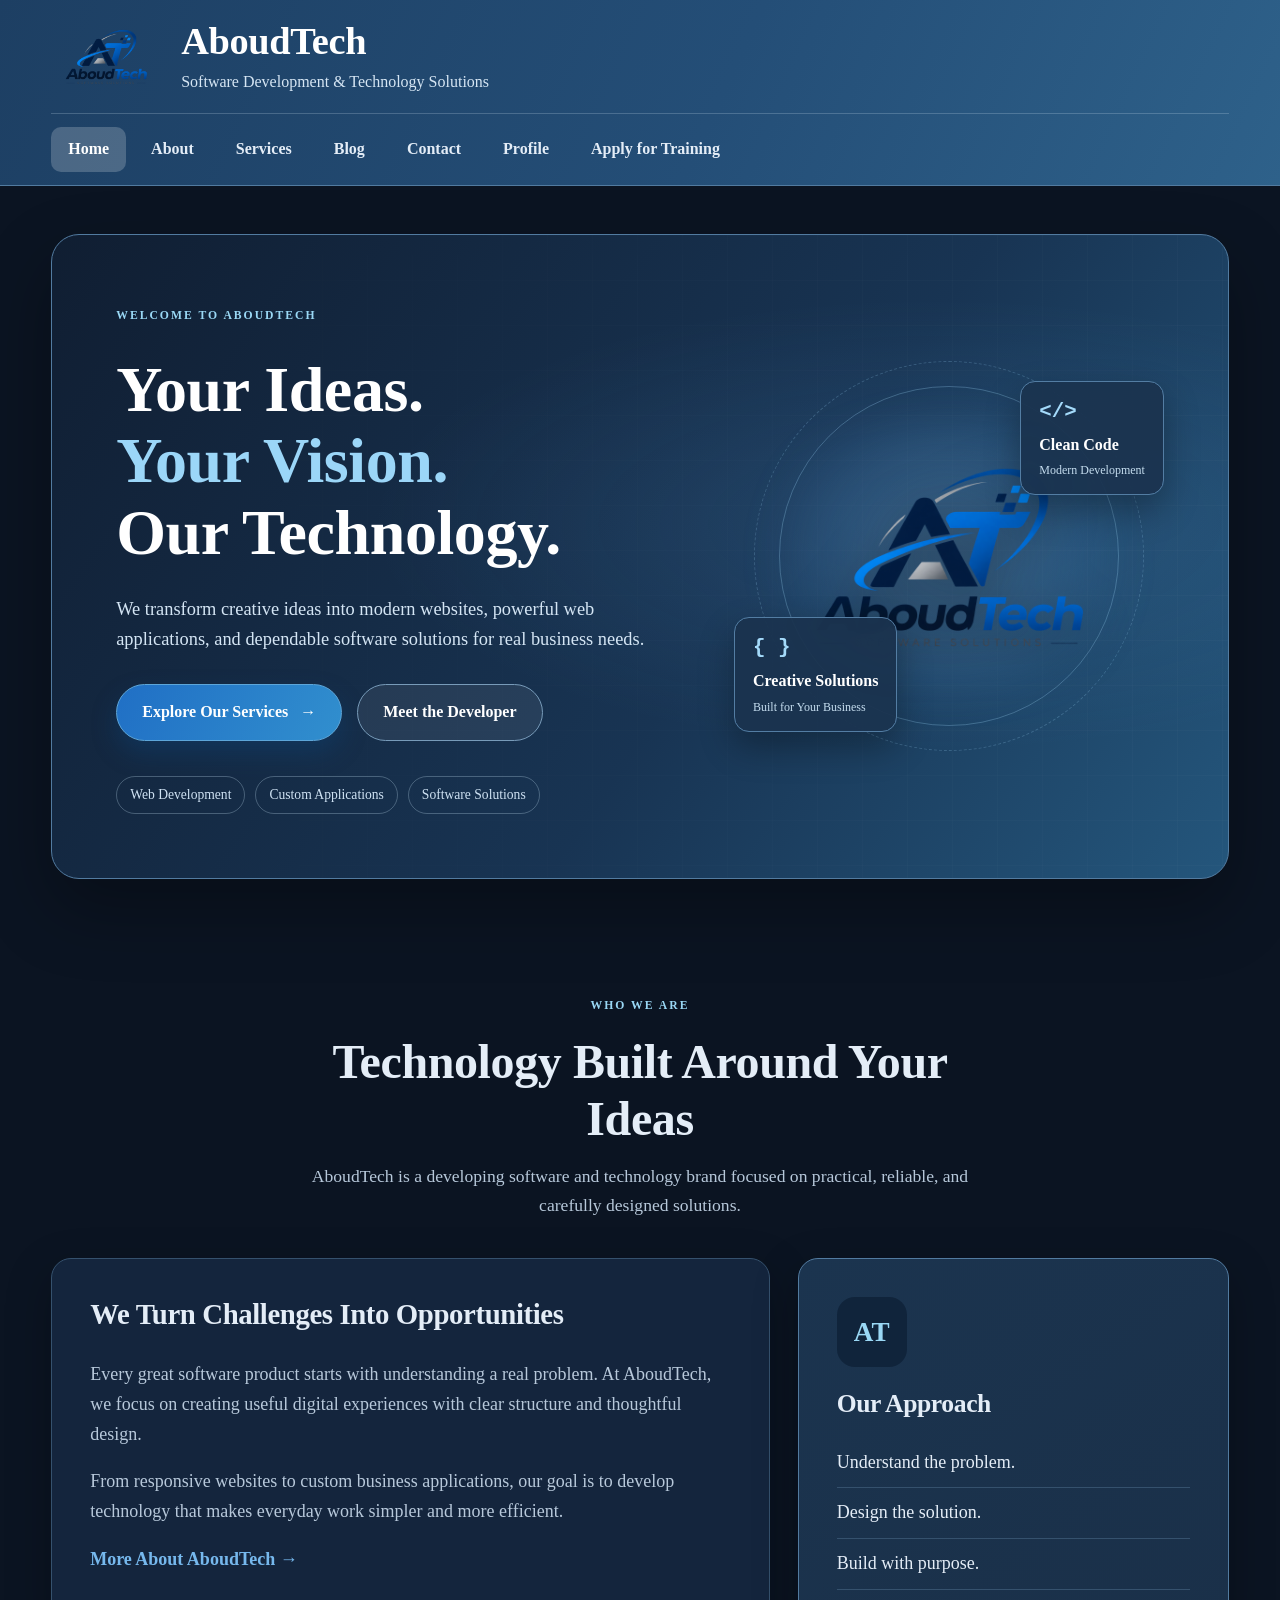
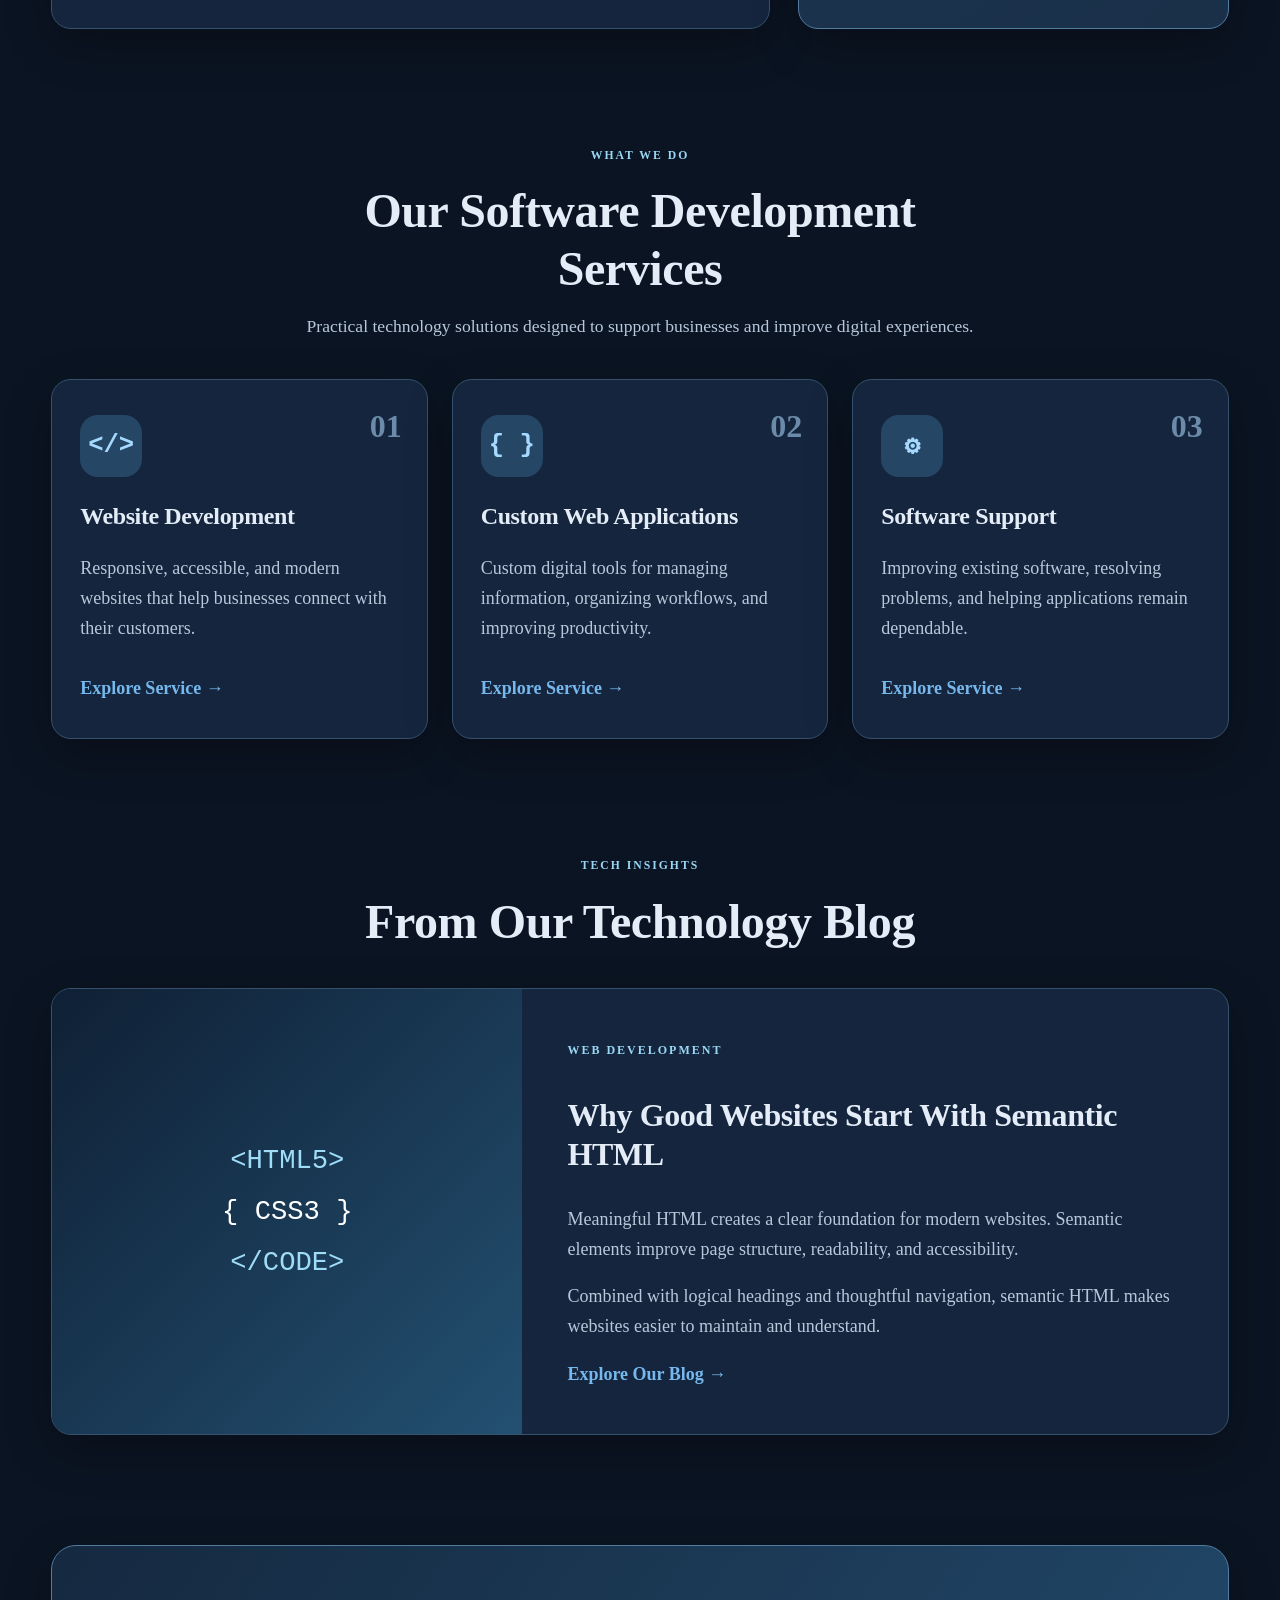
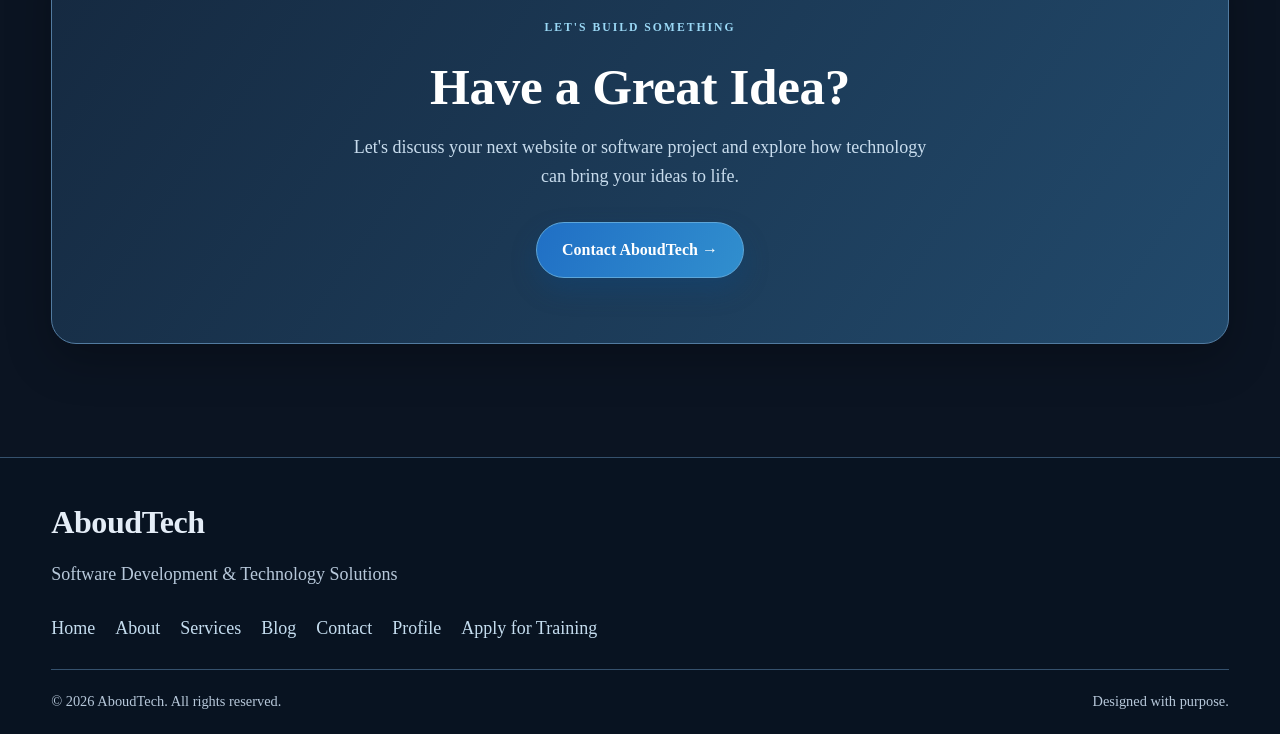
<file: index.html>
<!doctype html>
<html lang="en">
  <head>
    <meta charset="UTF-8" />
    <meta name="viewport" content="width=device-width, initial-scale=1.0" />
    <meta
      name="description"
      content="AboudTech builds modern websites, web applications, and practical software solutions."
    />
    <title>AboudTech | Software Solutions</title>
    <link rel="stylesheet" href="assets/css/style.css" />
  </head>

  <body>
    <!-- Website Header -->
    <header class="site-header">
      <div class="header-container">
        <div class="brand">
          <a href="index.html" class="site-logo" aria-label="AboudTech Home">
            <img
              src="assets/images/aboudtech-logo.png"
              alt="AboudTech logo"
              width="110"
            />
          </a>
          <div class="brand-info">
            <h1>AboudTech</h1>
            <p>Software Development & Technology Solutions</p>
          </div>
        </div>

        <nav aria-label="Main navigation">
          <ul>
            <li><a href="index.html" aria-current="page">Home</a></li>
            <li><a href="about.html">About</a></li>
            <li><a href="services.html">Services</a></li>
            <li><a href="blog.html">Blog</a></li>
            <li><a href="contact.html">Contact</a></li>
            <li><a href="profile.html">Profile</a></li>
            <li><a href="application.html">Apply for Training</a></li>
          </ul>
        </nav>
      </div>
    </header>

    <main class="home-main">
      <!-- Premium Hero -->
      <section class="hero" aria-labelledby="hero-title">
        <div class="hero-content">
          <span class="eyebrow">WELCOME TO ABOUDTECH</span>

          <h2 id="hero-title">
            Your Ideas.
            <span>Your Vision.</span>
            Our Technology.
          </h2>

          <p>
            We transform creative ideas into modern websites, powerful web
            applications, and dependable software solutions for real business
            needs.
          </p>

          <div class="hero-actions">
            <a href="services.html" class="btn btn-primary">
              Explore Our Services
              <span aria-hidden="true">&rarr;</span>
            </a>
            <a href="profile.html" class="btn btn-outline">
              Meet the Developer
            </a>
          </div>

          <div class="hero-tags" aria-label="Our focus areas">
            <span>Web Development</span>
            <span>Custom Applications</span>
            <span>Software Solutions</span>
          </div>
        </div>

        <div class="hero-visual" aria-hidden="true">
          <div class="orbit orbit-one"></div>
          <div class="orbit orbit-two"></div>

          <div class="hero-logo-card">
            <img src="assets/images/aboudtech-logo.png" alt="" />
          </div>

          <div class="floating-card floating-one">
            <span class="floating-symbol">&lt;/&gt;</span>
            <strong>Clean Code</strong>
            <small>Modern Development</small>
          </div>

          <div class="floating-card floating-two">
            <span class="floating-symbol">{ }</span>
            <strong>Creative Solutions</strong>
            <small>Built for Your Business</small>
          </div>
        </div>
      </section>

      <!-- About Section -->
      <section class="about-section" aria-labelledby="about-title">
        <div class="section-heading">
          <span class="section-label">WHO WE ARE</span>
          <h2 id="about-title">Technology Built Around Your Ideas</h2>
          <p>
            AboudTech is a developing software and technology brand focused on
            practical, reliable, and carefully designed solutions.
          </p>
        </div>

        <div class="about-content">
          <div class="about-description">
            <h3>We Turn Challenges Into Opportunities</h3>
            <p>
              Every great software product starts with understanding a real
              problem. At AboudTech, we focus on creating useful digital
              experiences with clear structure and thoughtful design.
            </p>
            <p>
              From responsive websites to custom business applications, our goal
              is to develop technology that makes everyday work simpler and more
              efficient.
            </p>
            <a href="about.html" class="text-link">
              More About AboudTech &rarr;
            </a>
          </div>

          <div class="about-highlight">
            <div class="highlight-icon" aria-hidden="true">AT</div>
            <h3>Our Approach</h3>
            <p>Understand the problem.</p>
            <p>Design the solution.</p>
            <p>Build with purpose.</p>
          </div>
        </div>
      </section>

      <!-- Services -->
      <section
        id="services"
        class="services-section"
        aria-labelledby="services-title"
      >
        <div class="section-heading">
          <span class="section-label">WHAT WE DO</span>
          <h2 id="services-title">Our Software Development Services</h2>
          <p>
            Practical technology solutions designed to support businesses and
            improve digital experiences.
          </p>
        </div>

        <ul class="service-grid">
          <li class="service-card">
            <span class="service-number">01</span>
            <span class="service-icon" aria-hidden="true">&lt;/&gt;</span>
            <h3>Website Development</h3>
            <p>
              Responsive, accessible, and modern websites that help businesses
              connect with their customers.
            </p>
            <a href="services.html">Explore Service &rarr;</a>
          </li>

          <li class="service-card">
            <span class="service-number">02</span>
            <span class="service-icon" aria-hidden="true">{ }</span>
            <h3>Custom Web Applications</h3>
            <p>
              Custom digital tools for managing information, organizing
              workflows, and improving productivity.
            </p>
            <a href="services.html">Explore Service &rarr;</a>
          </li>

          <li class="service-card">
            <span class="service-number">03</span>
            <span class="service-icon" aria-hidden="true">&#9881;</span>
            <h3>Software Support</h3>
            <p>
              Improving existing software, resolving problems, and helping
              applications remain dependable.
            </p>
            <a href="services.html">Explore Service &rarr;</a>
          </li>
        </ul>
      </section>

      <!-- Technology Blog -->
      <section class="blog-section" aria-labelledby="blog-title">
        <div class="section-heading">
          <span class="section-label">TECH INSIGHTS</span>
          <h2 id="blog-title">From Our Technology Blog</h2>
        </div>

        <article class="featured-article">
          <div class="article-illustration" aria-hidden="true">
            <span>&lt;HTML5&gt;</span>
            <span>{ CSS3 }</span>
            <span>&lt;/CODE&gt;</span>
          </div>

          <div class="article-content">
            <span class="article-category">WEB DEVELOPMENT</span>
            <h3>Why Good Websites Start With Semantic HTML</h3>
            <p>
              Meaningful HTML creates a clear foundation for modern websites.
              Semantic elements improve page structure, readability, and
              accessibility.
            </p>
            <p>
              Combined with logical headings and thoughtful navigation, semantic
              HTML makes websites easier to maintain and understand.
            </p>
            <a href="blog.html" class="text-link"> Explore Our Blog &rarr; </a>
          </div>
        </article>
      </section>

      <!-- Contact CTA -->
      <section class="contact-cta" aria-labelledby="contact-title">
        <span class="section-label">LET'S BUILD SOMETHING</span>
        <h2 id="contact-title">Have a Great Idea?</h2>
        <p>
          Let's discuss your next website or software project and explore how
          technology can bring your ideas to life.
        </p>
        <a href="contact.html" class="btn btn-primary">
          Contact AboudTech &rarr;
        </a>
      </section>
    </main>

    <footer class="site-footer">
      <div class="footer-inner">
        <div class="footer-brand">
          <h2>AboudTech</h2>
          <p>Software Development & Technology Solutions</p>
        </div>

        <nav aria-label="Footer navigation">
          <a href="index.html">Home</a>
          <a href="about.html">About</a>
          <a href="services.html">Services</a>
          <a href="blog.html">Blog</a>
          <a href="contact.html">Contact</a>
          <a href="profile.html">Profile</a>
          <a href="application.html">Apply for Training</a>
        </nav>

        <div class="footer-bottom">
          <p>&copy; 2026 AboudTech. All rights reserved.</p>
          <p>Designed with purpose.</p>
        </div>
      </div>
    </footer>
  </body>
</html>
</file>
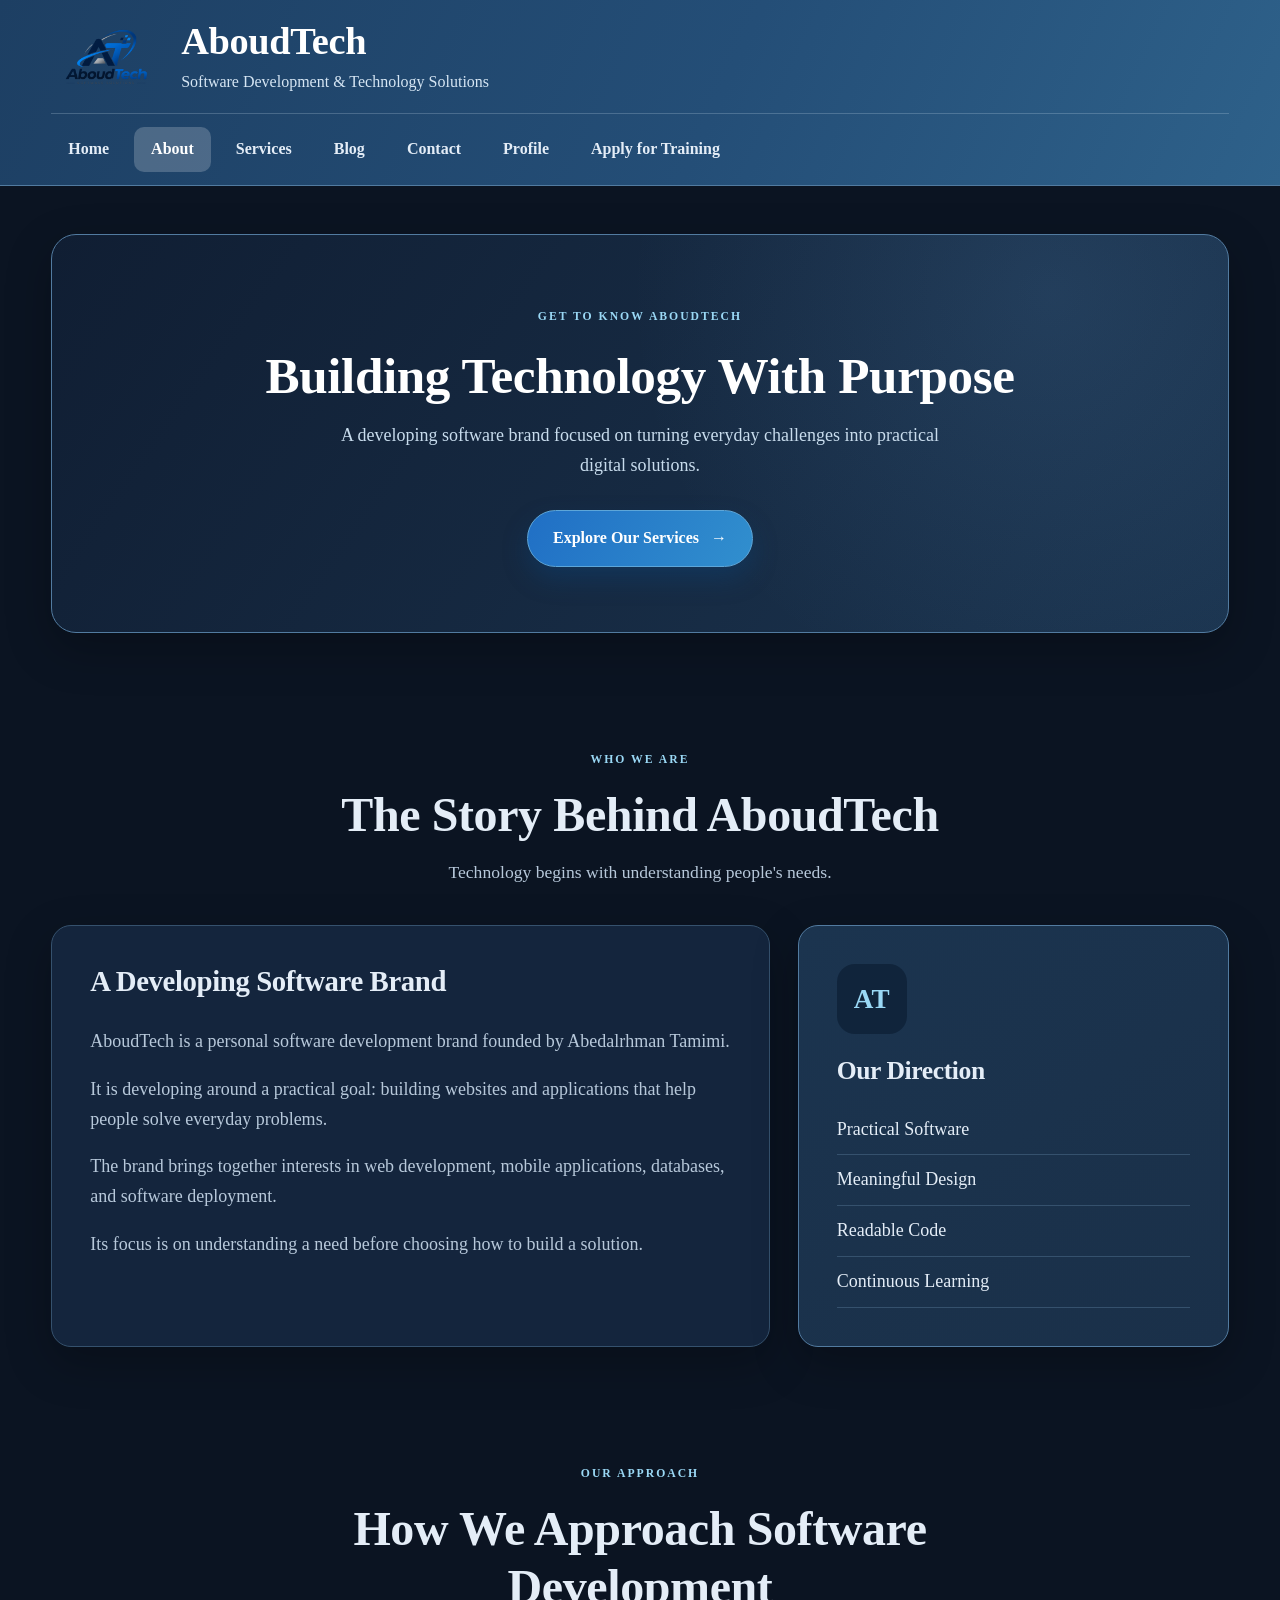
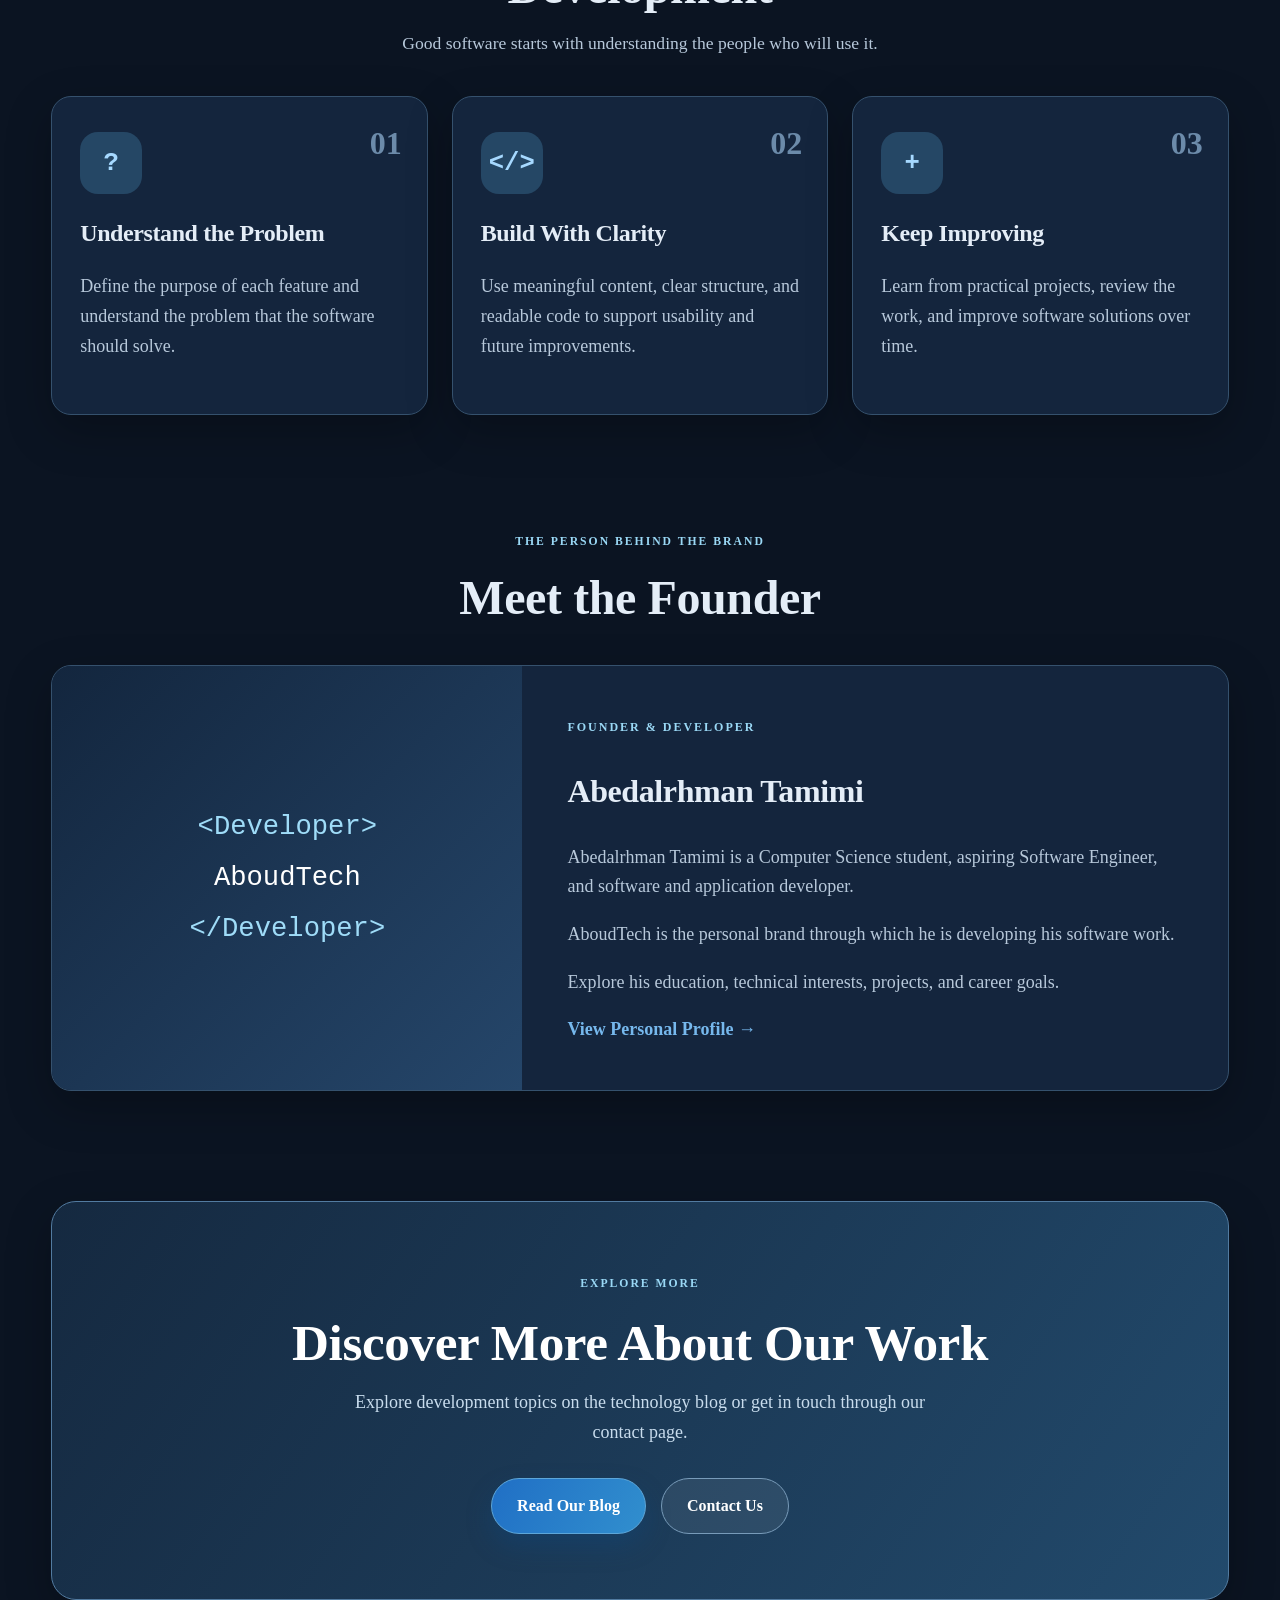
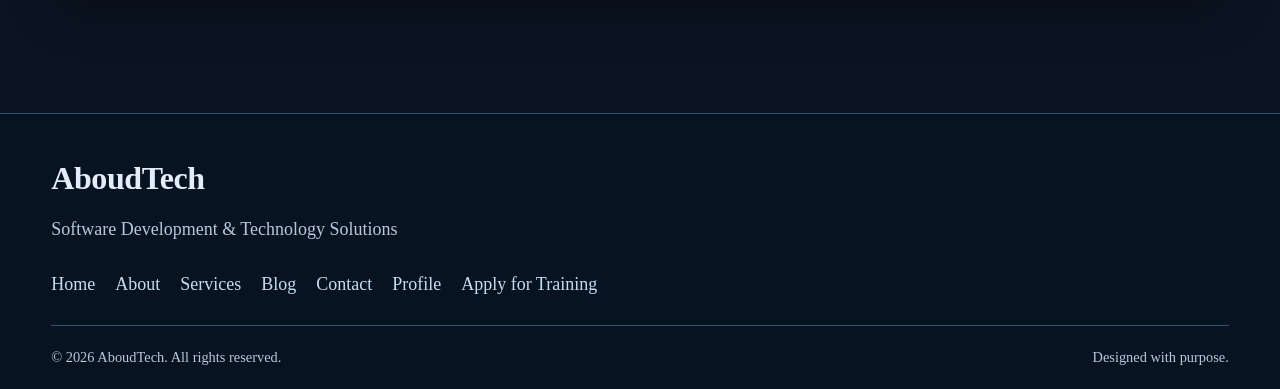
<file: about.html>
<!doctype html>
<html lang="en">
  <head>
    <meta charset="UTF-8" />
    <meta name="viewport" content="width=device-width, initial-scale=1.0" />
    <meta
      name="description"
      content="Learn about AboudTech, its software development approach, and founder Abedalrhman Tamimi."
    />
    <title>About AboudTech | AboudTech</title>
    <link rel="stylesheet" href="assets/css/style.css" />
  </head>

  <body>
    <!-- Header -->
    <header class="site-header">
      <div class="header-container">
        <div class="brand">
          <a href="index.html" class="site-logo" aria-label="AboudTech Home">
            <img
              src="assets/images/aboudtech-logo.png"
              alt="AboudTech logo"
              width="110"
            />
          </a>

          <div class="brand-info">
            <h1>AboudTech</h1>
            <p>Software Development &amp; Technology Solutions</p>
          </div>
        </div>

        <nav aria-label="Main navigation">
          <ul>
            <li><a href="index.html">Home</a></li>
            <li>
              <a href="about.html" aria-current="page">About</a>
            </li>
            <li><a href="services.html">Services</a></li>
            <li><a href="blog.html">Blog</a></li>
            <li><a href="contact.html">Contact</a></li>
            <li><a href="profile.html">Profile</a></li>
            <li><a href="application.html">Apply for Training</a></li>
          </ul>
        </nav>
      </div>
    </header>

    <main class="home-main about-page">
      <!-- About Hero -->
      <section
        class="contact-cta about-page-hero"
        aria-labelledby="about-page-title"
      >
        <span class="section-label">GET TO KNOW ABOUDTECH</span>

        <h2 id="about-page-title">Building Technology With Purpose</h2>

        <p>
          A developing software brand focused on turning everyday challenges
          into practical digital solutions.
        </p>

        <a href="services.html" class="btn btn-primary">
          Explore Our Services
          <span aria-hidden="true">&rarr;</span>
        </a>
      </section>

      <!-- Who We Are -->
      <section class="about-section" aria-labelledby="who-title">
        <div class="section-heading">
          <span class="section-label">WHO WE ARE</span>
          <h2 id="who-title">The Story Behind AboudTech</h2>
          <p>Technology begins with understanding people's needs.</p>
        </div>

        <div class="about-content">
          <div class="about-description">
            <h3>A Developing Software Brand</h3>

            <p>
              AboudTech is a personal software development brand founded by
              Abedalrhman Tamimi.
            </p>

            <p>
              It is developing around a practical goal: building websites and
              applications that help people solve everyday problems.
            </p>

            <p>
              The brand brings together interests in web development, mobile
              applications, databases, and software deployment.
            </p>

            <p>
              Its focus is on understanding a need before choosing how to build
              a solution.
            </p>
          </div>

          <aside class="about-highlight" aria-label="Our direction">
            <div class="highlight-icon" aria-hidden="true">AT</div>

            <h3>Our Direction</h3>

            <p>Practical Software</p>
            <p>Meaningful Design</p>
            <p>Readable Code</p>
            <p>Continuous Learning</p>
          </aside>
        </div>
      </section>

      <!-- Our Principles -->
      <section class="services-section" aria-labelledby="approach-title">
        <div class="section-heading">
          <span class="section-label">OUR APPROACH</span>
          <h2 id="approach-title">How We Approach Software Development</h2>

          <p>
            Good software starts with understanding the people who will use it.
          </p>
        </div>

        <ul class="service-grid">
          <li class="service-card">
            <span class="service-number">01</span>

            <span class="service-icon" aria-hidden="true"> ? </span>

            <h3>Understand the Problem</h3>

            <p>
              Define the purpose of each feature and understand the problem that
              the software should solve.
            </p>
          </li>

          <li class="service-card">
            <span class="service-number">02</span>

            <span class="service-icon" aria-hidden="true"> &lt;/&gt; </span>

            <h3>Build With Clarity</h3>

            <p>
              Use meaningful content, clear structure, and readable code to
              support usability and future improvements.
            </p>
          </li>

          <li class="service-card">
            <span class="service-number">03</span>

            <span class="service-icon" aria-hidden="true"> + </span>

            <h3>Keep Improving</h3>

            <p>
              Learn from practical projects, review the work, and improve
              software solutions over time.
            </p>
          </li>
        </ul>
      </section>

      <!-- Founder -->
      <section class="blog-section" aria-labelledby="founder-title">
        <div class="section-heading">
          <span class="section-label">THE PERSON BEHIND THE BRAND</span>
          <h2 id="founder-title">Meet the Founder</h2>
        </div>

        <article class="featured-article">
          <div class="article-illustration" aria-hidden="true">
            <span>&lt;Developer&gt;</span>
            <span>AboudTech</span>
            <span>&lt;/Developer&gt;</span>
          </div>

          <div class="article-content">
            <span class="article-category"> FOUNDER &amp; DEVELOPER </span>

            <h3>Abedalrhman Tamimi</h3>

            <p>
              Abedalrhman Tamimi is a Computer Science student, aspiring
              Software Engineer, and software and application developer.
            </p>

            <p>
              AboudTech is the personal brand through which he is developing his
              software work.
            </p>

            <p>
              Explore his education, technical interests, projects, and career
              goals.
            </p>

            <a href="profile.html" class="text-link">
              View Personal Profile &rarr;
            </a>
          </div>
        </article>
      </section>

      <!-- Explore More -->
      <section class="contact-cta" aria-labelledby="explore-title">
        <span class="section-label">EXPLORE MORE</span>

        <h2 id="explore-title">Discover More About Our Work</h2>

        <p>
          Explore development topics on the technology blog or get in touch
          through our contact page.
        </p>

        <div class="hero-actions about-page-actions">
          <a href="blog.html" class="btn btn-primary"> Read Our Blog </a>

          <a href="contact.html" class="btn btn-outline"> Contact Us </a>
        </div>
      </section>
    </main>

    <!-- Footer -->
    <footer class="site-footer">
      <div class="footer-inner">
        <div class="footer-brand">
          <h2>AboudTech</h2>
          <p>Software Development &amp; Technology Solutions</p>
        </div>

        <nav aria-label="Footer navigation">
          <a href="index.html">Home</a>
          <a href="about.html">About</a>
          <a href="services.html">Services</a>
          <a href="blog.html">Blog</a>
          <a href="contact.html">Contact</a>
          <a href="profile.html">Profile</a>
          <a href="application.html">Apply for Training</a>
        </nav>

        <div class="footer-bottom">
          <p>&copy; 2026 AboudTech. All rights reserved.</p>
          <p>Designed with purpose.</p>
        </div>
      </div>
    </footer>
  </body>
</html>
</file>
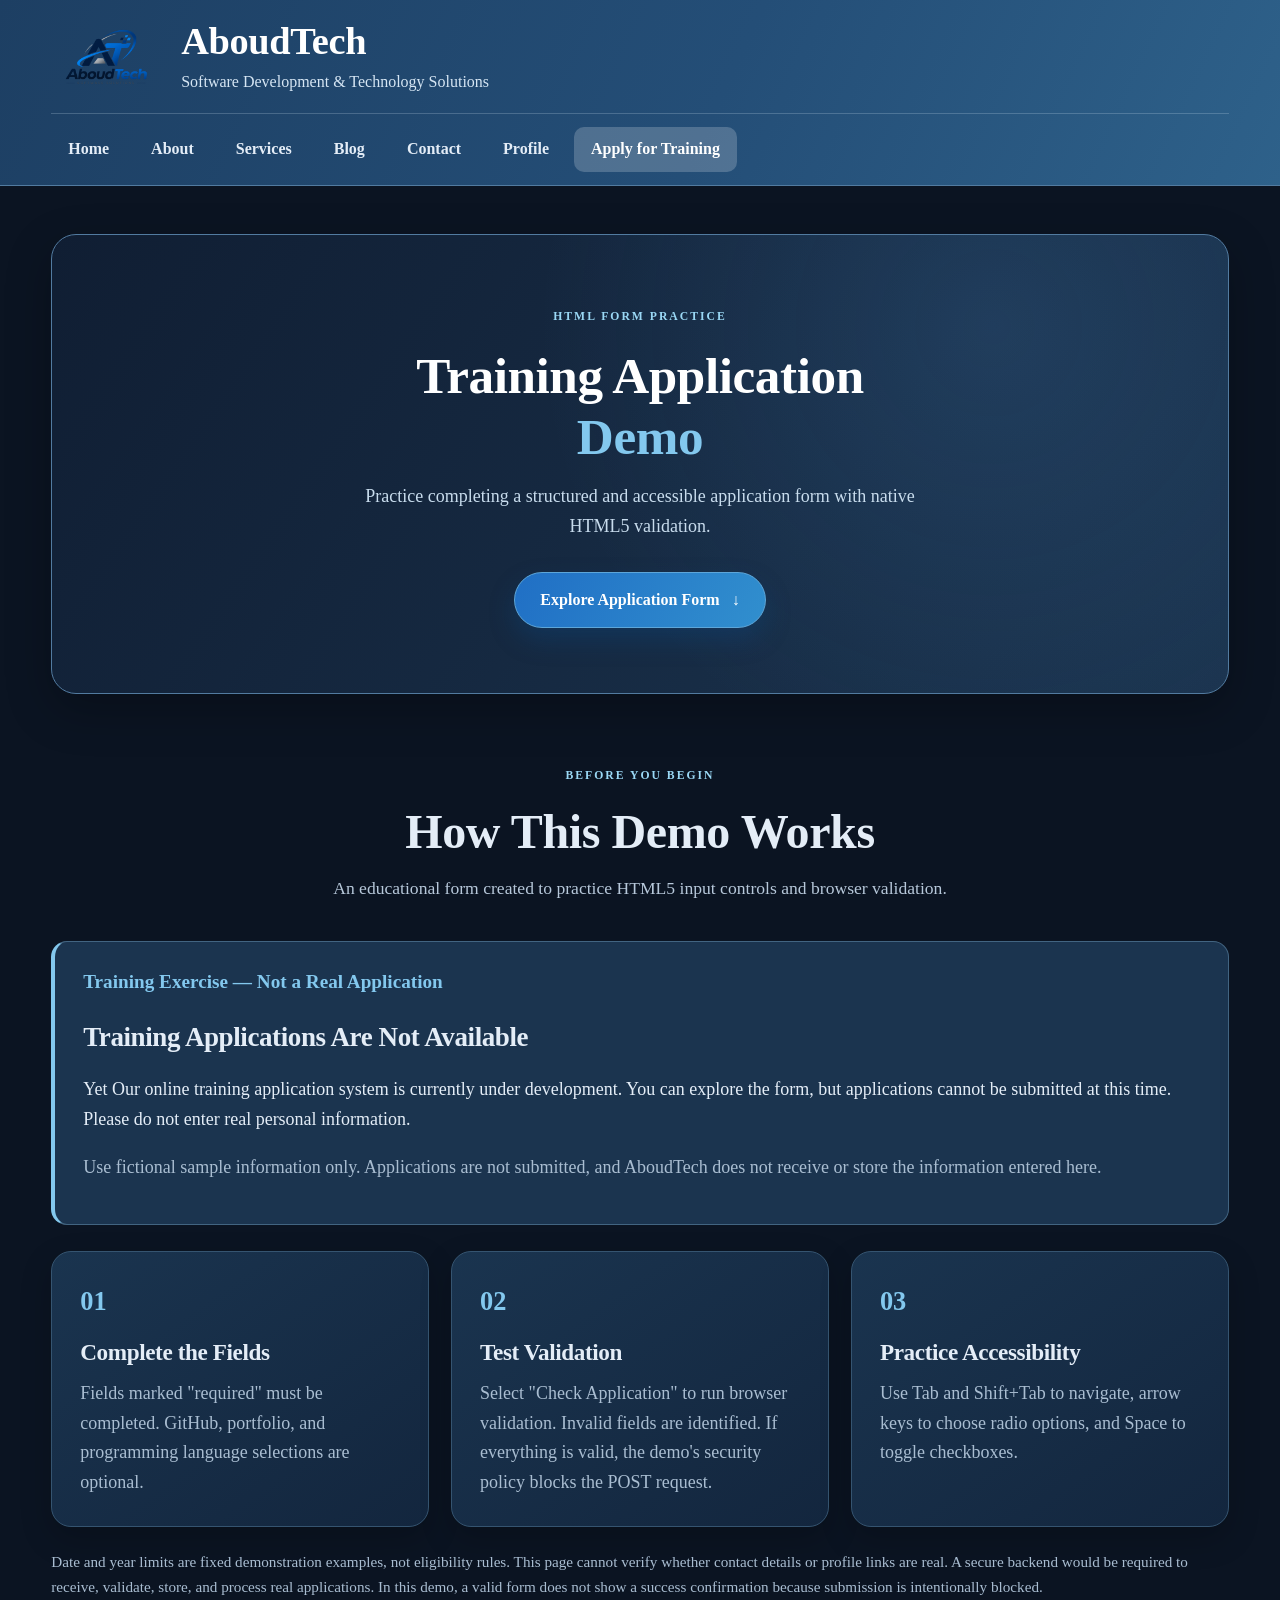
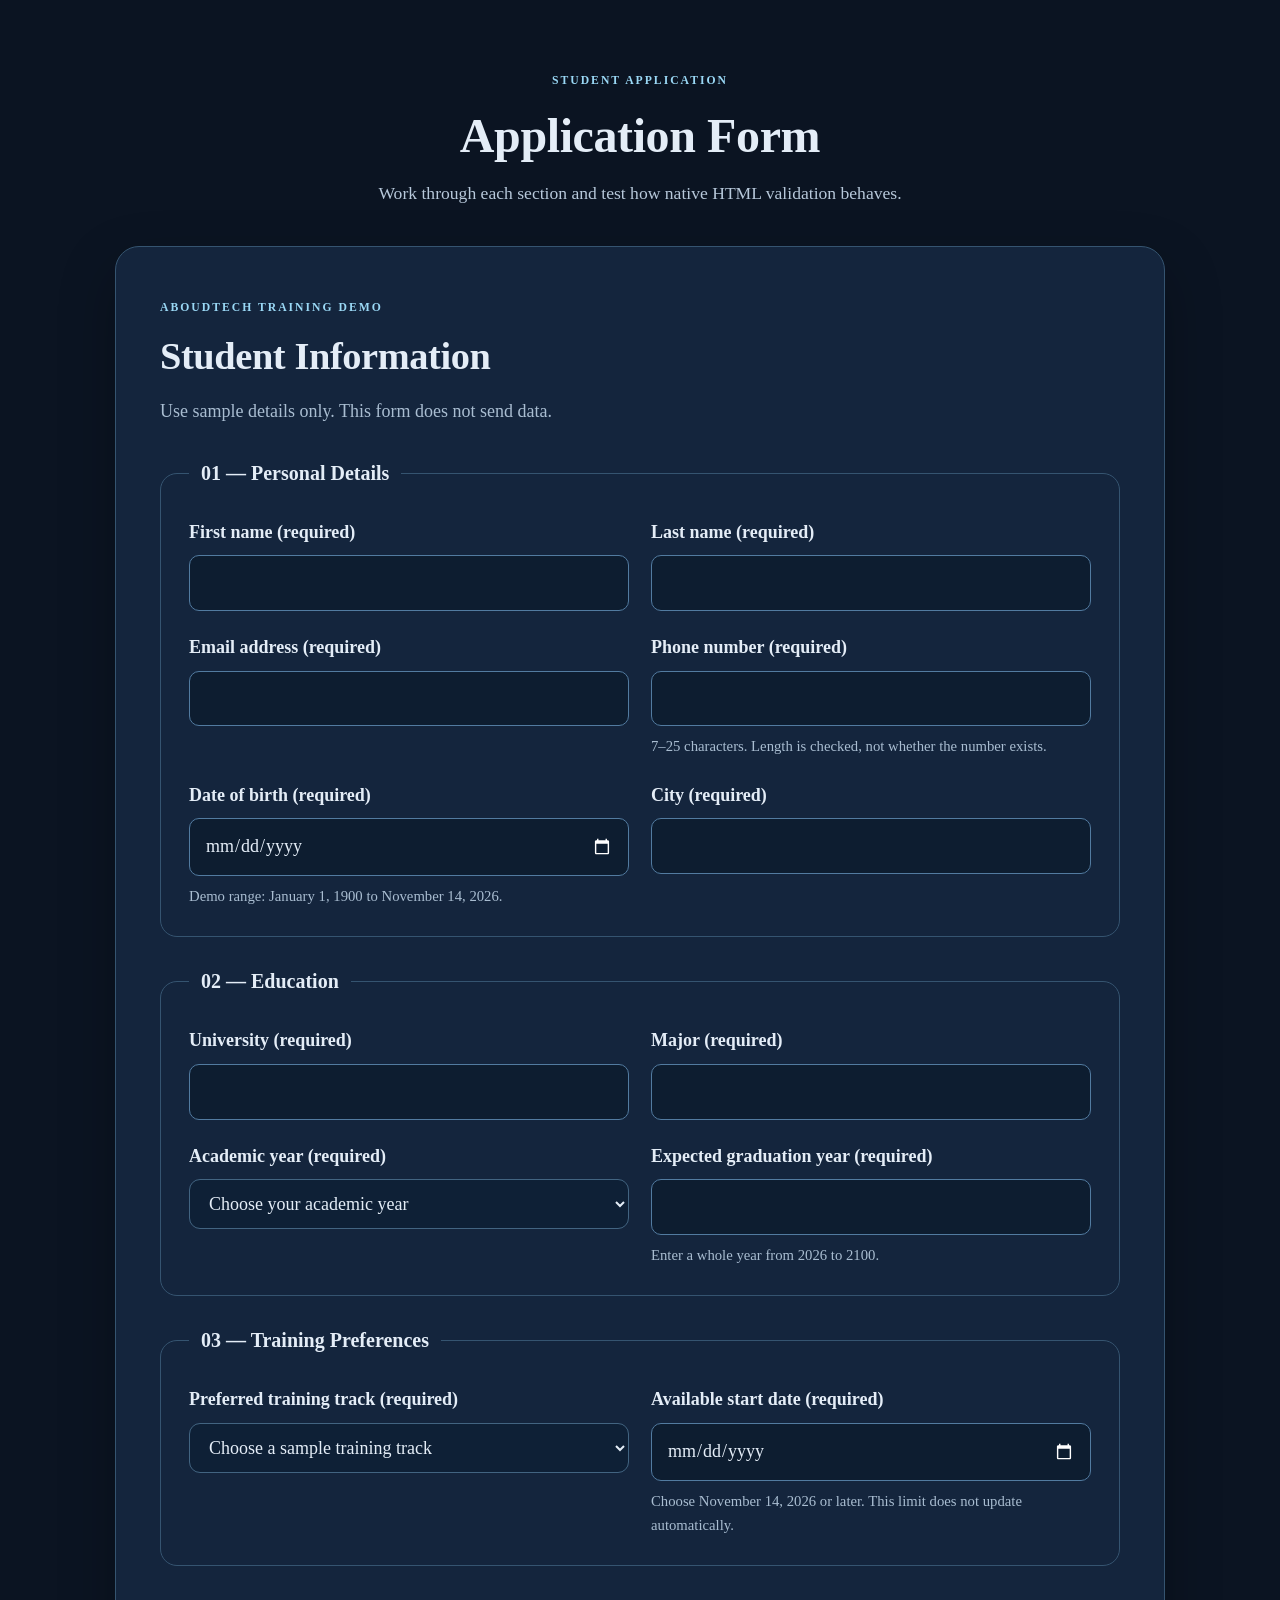
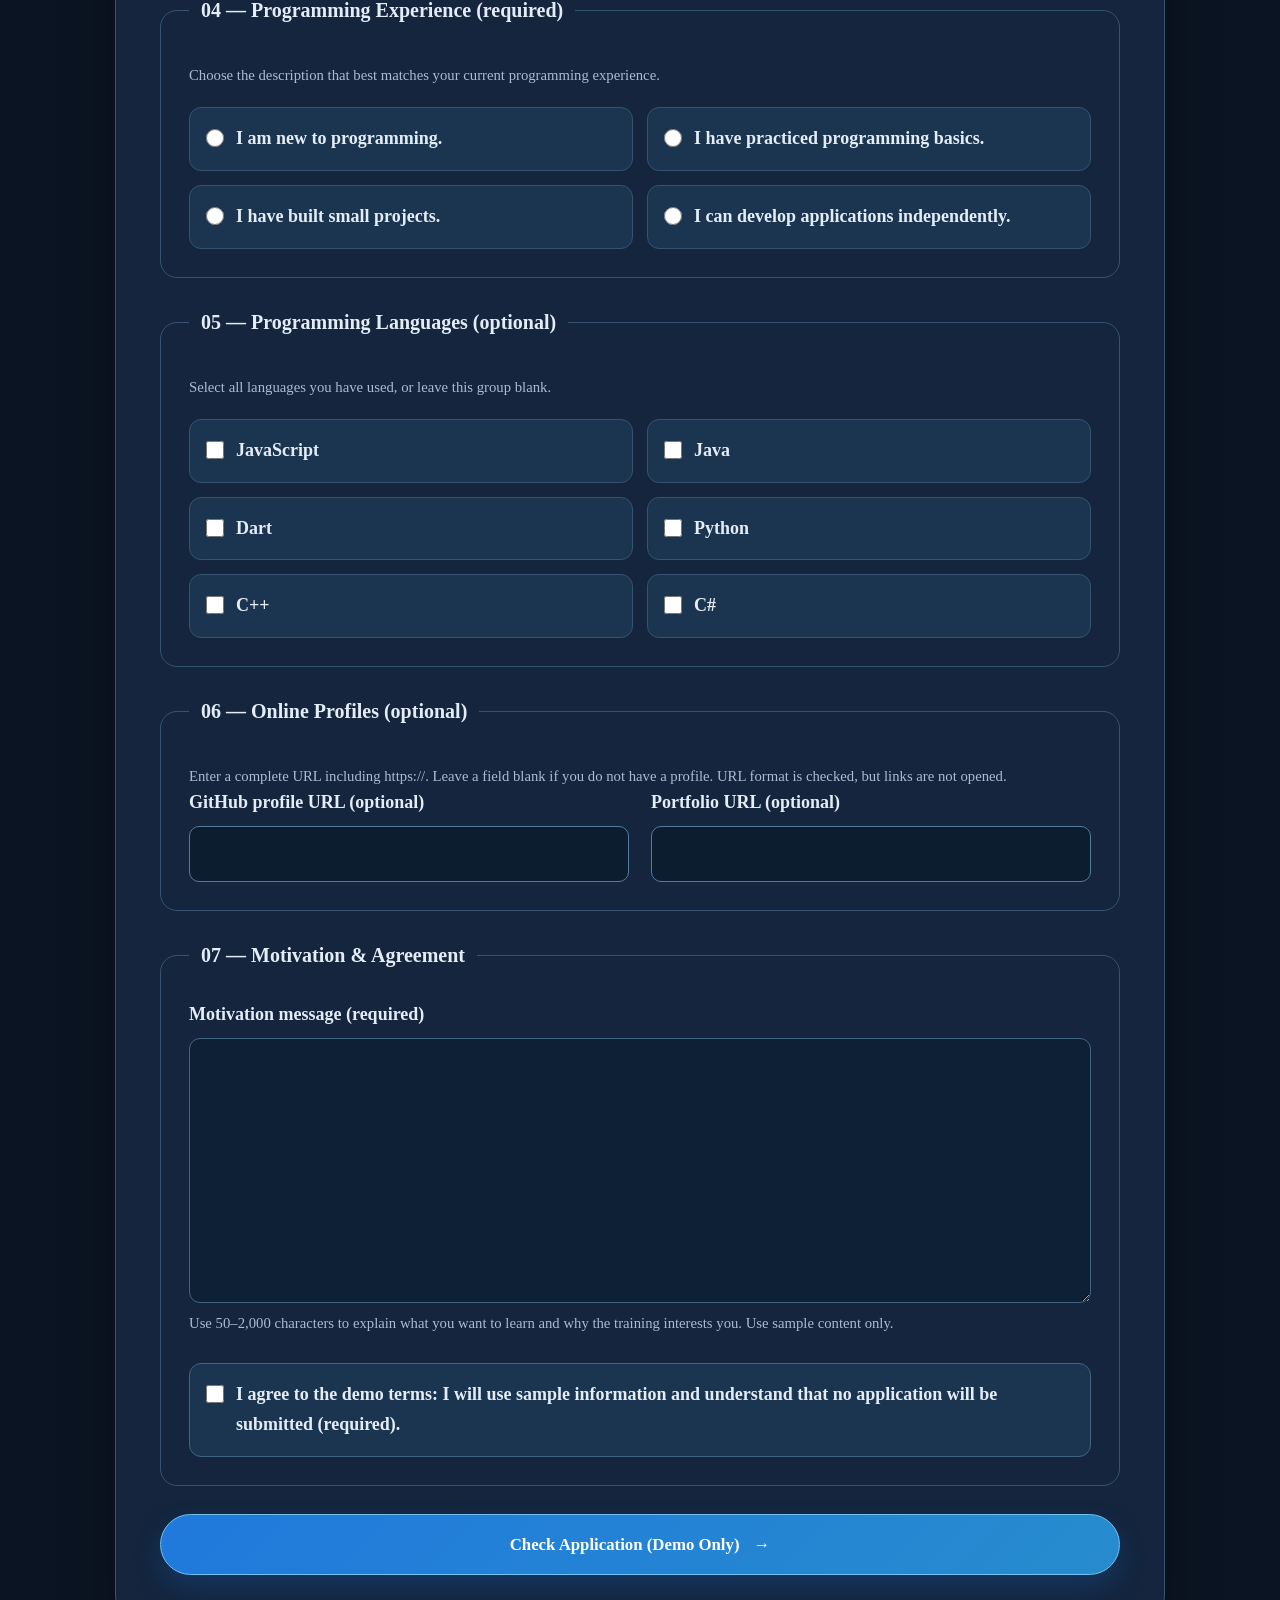
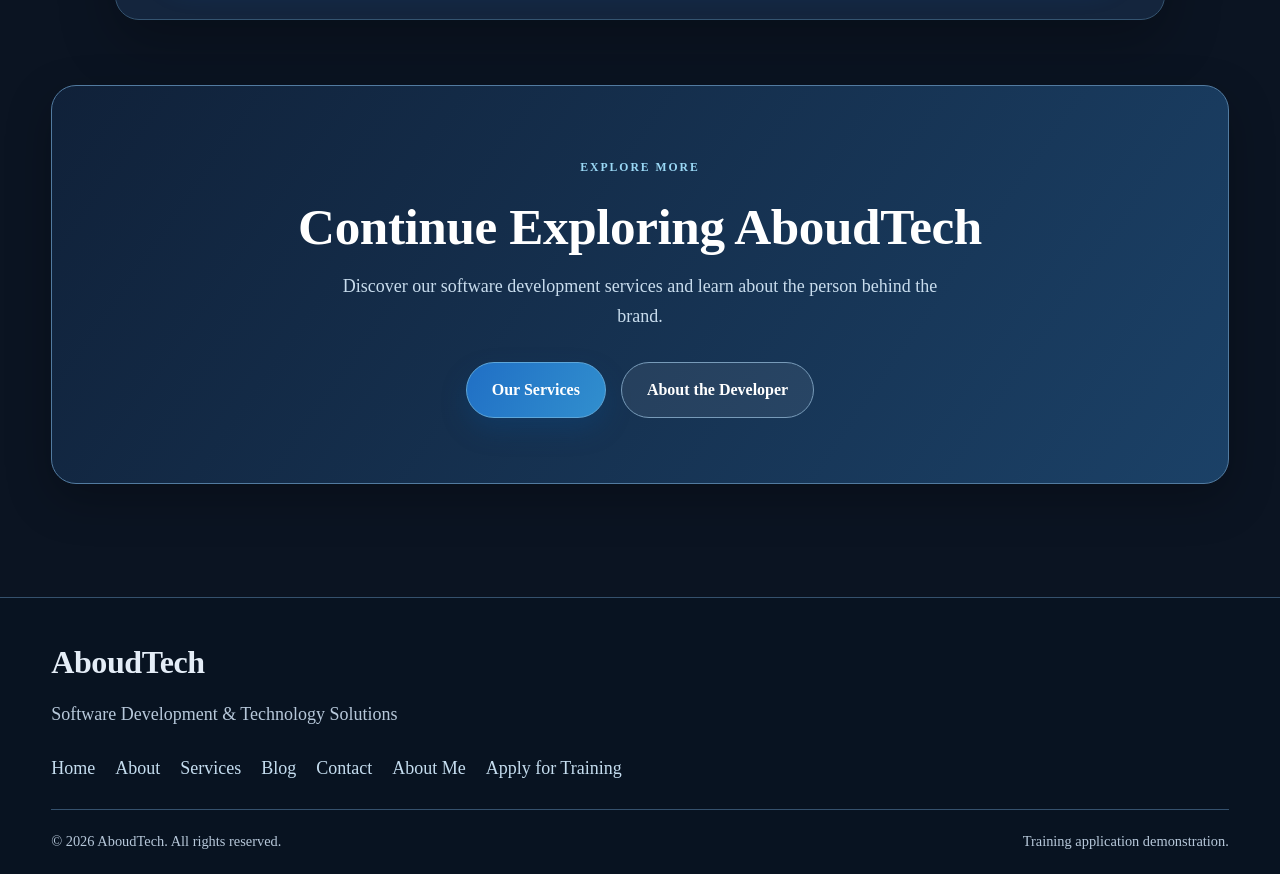
<file: application.html>
<!doctype html>
<html lang="en">
  <head>
    <meta charset="UTF-8" />
    <meta name="viewport" content="width=device-width, initial-scale=1.0" />
    <!-- Demo safety: blocks actual form submission -->
    <meta http-equiv="Content-Security-Policy" content="form-action 'none'" />
    <meta
      name="description"
      content="Practice completing an accessible internship application form for AboudTech. This demo does not submit applications."
    />
    <title>Training Application Demo | AboudTech</title>
    <link rel="stylesheet" href="assets/css/style.css" />
  </head>

  <body>
    <!-- Shared Header -->
    <header class="site-header">
      <div class="header-container">
        <div class="brand">
          <a href="index.html" class="site-logo" aria-label="AboudTech Home">
            <img
              src="assets/images/aboudtech-logo.png"
              alt="AboudTech logo"
              width="110"
            />
          </a>
          <div class="brand-info">
            <h1>AboudTech</h1>
            <p>Software Development &amp; Technology Solutions</p>
          </div>
        </div>

        <nav aria-label="Main navigation">
          <ul>
            <li><a href="index.html">Home</a></li>
            <li><a href="about.html">About</a></li>
            <li><a href="services.html">Services</a></li>
            <li><a href="blog.html">Blog</a></li>
            <li><a href="contact.html">Contact</a></li>
            <li><a href="profile.html">Profile</a></li>

            <li>
              <a href="application.html" aria-current="page">
                Apply for Training
              </a>
            </li>
          </ul>
        </nav>
      </div>
    </header>

    <main class="home-main application-page">
      <!-- Application Hero -->
      <section
        class="contact-cta application-hero"
        aria-labelledby="application-title"
      >
        <span class="section-label">HTML FORM PRACTICE</span>
        <h2 id="application-title">
          Training Application
          <span>Demo</span>
        </h2>
        <p>
          Practice completing a structured and accessible application form with
          native HTML5 validation.
        </p>
        <a href="#application-form" class="btn btn-primary">
          Explore Application Form
          <span aria-hidden="true">&darr;</span>
        </a>
      </section>

      <!-- Instructions -->
      <section class="application-intro" aria-labelledby="before-title">
        <div class="section-heading">
          <span class="section-label">BEFORE YOU BEGIN</span>
          <h2 id="before-title">How This Demo Works</h2>
          <p>
            An educational form created to practice HTML5 input controls and
            browser validation.
          </p>
        </div>

        <div class="application-notice" id="demo-notice">
          <strong>Training Exercise — Not a Real Application</strong>
          <p>
            <h2>Training Applications Are Not Available</h2> Yet Our online training
            application system is currently under development. You can explore
            the form, but applications cannot be submitted at this time. Please
            do not enter real personal information.
          </p>
          <p>
            Use fictional sample information only. Applications are not
            submitted, and AboudTech does not receive or store the information
            entered here.
          </p>
        </div>

        <div class="application-info-grid">
          <article class="application-info-card">
            <span class="application-info-number">01</span>
            <h3>Complete the Fields</h3>
            <p>
              Fields marked "required" must be completed. GitHub, portfolio, and
              programming language selections are optional.
            </p>
          </article>

          <article class="application-info-card">
            <span class="application-info-number">02</span>
            <h3>Test Validation</h3>
            <p id="validation-notice">
              Select "Check Application" to run browser validation. Invalid
              fields are identified. If everything is valid, the demo's security
              policy blocks the POST request.
            </p>
          </article>

          <article class="application-info-card">
            <span class="application-info-number">03</span>
            <h3>Practice Accessibility</h3>
            <p>
              Use Tab and Shift+Tab to navigate, arrow keys to choose radio
              options, and Space to toggle checkboxes.
            </p>
          </article>
        </div>

        <p class="application-small-note">
          Date and year limits are fixed demonstration examples, not eligibility
          rules. This page cannot verify whether contact details or profile
          links are real. A secure backend would be required to receive,
          validate, store, and process real applications. In this demo, a valid
          form does not show a success confirmation because submission is
          intentionally blocked.
        </p>
      </section>

      <!-- Main Application Form -->
      <section class="application-section" aria-labelledby="form-title">
        <div class="section-heading">
          <span class="section-label">STUDENT APPLICATION</span>
          <h2 id="form-title">Application Form</h2>
          <p>
            Work through each section and test how native HTML validation
            behaves.
          </p>
        </div>

        <div class="application-form-panel">
          <div class="application-form-header">
            <span class="section-label">ABOUDTECH TRAINING DEMO</span>
            <h3>Student Information</h3>
            <p>Use sample details only. This form does not send data.</p>
          </div>

          <!-- Native validation first; CSP blocks the POST -->
          <form
            id="application-form"
            action="application.html"
            method="post"
            autocomplete="off"
            aria-describedby="demo-notice validation-notice"
          >
            <!-- Personal Details -->
            <fieldset class="application-fieldset">
              <legend>01 — Personal Details</legend>
              <div class="application-field-grid">
                <div class="application-field">
                  <label for="first-name">First name (required)</label>
                  <input
                    type="text"
                    id="first-name"
                    name="first-name"
                    minlength="1"
                    maxlength="80"
                    required
                  />
                </div>

                <div class="application-field">
                  <label for="last-name">Last name (required)</label>
                  <input
                    type="text"
                    id="last-name"
                    name="last-name"
                    minlength="1"
                    maxlength="80"
                    required
                  />
                </div>

                <div class="application-field">
                  <label for="email">Email address (required)</label>
                  <input
                    type="email"
                    id="email"
                    name="email"
                    maxlength="254"
                    required
                  />
                </div>

                <div class="application-field">
                  <label for="phone">Phone number (required)</label>
                  <input
                    type="tel"
                    id="phone"
                    name="phone"
                    minlength="7"
                    maxlength="25"
                    aria-describedby="phone-help"
                    required
                  />
                  <small id="phone-help">
                    7–25 characters. Length is checked, not whether the number
                    exists.
                  </small>
                </div>

                <div class="application-field">
                  <label for="birth-date">Date of birth (required)</label>
                  <input
                    type="date"
                    id="birth-date"
                    name="birth-date"
                    min="1900-01-01"
                    max="2026-11-14"
                    aria-describedby="birth-date-help"
                    required
                  />
                  <small id="birth-date-help">
                    Demo range: January 1, 1900 to November 14, 2026.
                  </small>
                </div>

                <div class="application-field">
                  <label for="city">City (required)</label>
                  <input
                    type="text"
                    id="city"
                    name="city"
                    minlength="2"
                    maxlength="100"
                    required
                  />
                </div>
              </div>
            </fieldset>

            <!-- Education -->
            <fieldset class="application-fieldset">
              <legend>02 — Education</legend>
              <div class="application-field-grid">
                <div class="application-field">
                  <label for="university">University (required)</label>
                  <input
                    type="text"
                    id="university"
                    name="university"
                    minlength="2"
                    maxlength="150"
                    required
                  />
                </div>

                <div class="application-field">
                  <label for="major">Major (required)</label>
                  <input
                    type="text"
                    id="major"
                    name="major"
                    minlength="2"
                    maxlength="120"
                    required
                  />
                </div>

                <div class="application-field">
                  <label for="academic-year">Academic year (required)</label>
                  <select id="academic-year" name="academic-year" required>
                    <option value="">Choose your academic year</option>
                    <option value="1">First year</option>
                    <option value="2">Second year</option>
                    <option value="3">Third year</option>
                    <option value="4">Fourth year</option>
                    <option value="5">Fifth year</option>
                    <option value="6-or-later">Sixth year or later</option>
                    <option value="postgraduate">Postgraduate</option>
                  </select>
                </div>

                <div class="application-field">
                  <label for="graduation-year">
                    Expected graduation year (required)
                  </label>
                  <input
                    type="number"
                    id="graduation-year"
                    name="graduation-year"
                    min="2026"
                    max="2100"
                    step="1"
                    aria-describedby="graduation-help"
                    required
                  />
                  <small id="graduation-help">
                    Enter a whole year from 2026 to 2100.
                  </small>
                </div>
              </div>
            </fieldset>

            <!-- Training Preferences -->
            <fieldset class="application-fieldset">
              <legend>03 — Training Preferences</legend>
              <div class="application-field-grid">
                <div class="application-field">
                  <label for="training-track">
                    Preferred training track (required)
                  </label>
                  <select id="training-track" name="training-track" required>
                    <option value="">Choose a sample training track</option>
                    <option value="web-foundations">
                      HTML and CSS Foundations
                    </option>
                    <option value="full-stack">
                      Full Stack Web Development
                    </option>
                    <option value="mobile">
                      Mobile Application Development
                    </option>
                    <option value="algorithms">
                      Algorithms and Data Structures
                    </option>
                  </select>
                </div>

                <div class="application-field">
                  <label for="start-date">
                    Available start date (required)
                  </label>
                  <input
                    type="date"
                    id="start-date"
                    name="start-date"
                    min="2026-11-14"
                    aria-describedby="start-date-help"
                    required
                  />
                  <small id="start-date-help">
                    Choose November 14, 2026 or later. This limit does not
                    update automatically.
                  </small>
                </div>
              </div>
            </fieldset>

            <!-- Experience -->
            <fieldset class="application-fieldset">
              <legend>04 — Programming Experience (required)</legend>
              <p class="application-help">
                Choose the description that best matches your current
                programming experience.
              </p>
              <div class="application-choice-grid">
                <div class="application-choice">
                  <input
                    type="radio"
                    id="experience-new"
                    name="experience"
                    value="new"
                    required
                  />
                  <label for="experience-new"> I am new to programming. </label>
                </div>

                <div class="application-choice">
                  <input
                    type="radio"
                    id="experience-basics"
                    name="experience"
                    value="basics"
                    required
                  />
                  <label for="experience-basics">
                    I have practiced programming basics.
                  </label>
                </div>

                <div class="application-choice">
                  <input
                    type="radio"
                    id="experience-projects"
                    name="experience"
                    value="projects"
                    required
                  />
                  <label for="experience-projects">
                    I have built small projects.
                  </label>
                </div>

                <div class="application-choice">
                  <input
                    type="radio"
                    id="experience-independent"
                    name="experience"
                    value="independent"
                    required
                  />
                  <label for="experience-independent">
                    I can develop applications independently.
                  </label>
                </div>
              </div>
            </fieldset>

            <!-- Languages -->
            <fieldset class="application-fieldset">
              <legend>05 — Programming Languages (optional)</legend>
              <p class="application-help">
                Select all languages you have used, or leave this group blank.
              </p>
              <div class="application-choice-grid">
                <div class="application-choice">
                  <input
                    type="checkbox"
                    id="language-javascript"
                    name="languages"
                    value="javascript"
                  />
                  <label for="language-javascript">JavaScript</label>
                </div>
                <div class="application-choice">
                  <input
                    type="checkbox"
                    id="language-java"
                    name="languages"
                    value="java"
                  />
                  <label for="language-java">Java</label>
                </div>
                <div class="application-choice">
                  <input
                    type="checkbox"
                    id="language-dart"
                    name="languages"
                    value="dart"
                  />
                  <label for="language-dart">Dart</label>
                </div>
                <div class="application-choice">
                  <input
                    type="checkbox"
                    id="language-python"
                    name="languages"
                    value="python"
                  />
                  <label for="language-python">Python</label>
                </div>
                <div class="application-choice">
                  <input
                    type="checkbox"
                    id="language-cpp"
                    name="languages"
                    value="cpp"
                  />
                  <label for="language-cpp">C++</label>
                </div>
                <div class="application-choice">
                  <input
                    type="checkbox"
                    id="language-csharp"
                    name="languages"
                    value="csharp"
                  />
                  <label for="language-csharp">C#</label>
                </div>
              </div>
            </fieldset>

            <!-- Online Profiles -->
            <fieldset class="application-fieldset">
              <legend>06 — Online Profiles (optional)</legend>
              <p id="url-help" class="application-help">
                Enter a complete URL including https://. Leave a field blank if
                you do not have a profile. URL format is checked, but links are
                not opened.
              </p>
              <div class="application-field-grid">
                <div class="application-field">
                  <label for="github-url">
                    GitHub profile URL (optional)
                  </label>
                  <input
                    type="url"
                    id="github-url"
                    name="github-url"
                    maxlength="2000"
                    aria-describedby="url-help"
                  />
                </div>
                <div class="application-field">
                  <label for="portfolio-url"> Portfolio URL (optional) </label>
                  <input
                    type="url"
                    id="portfolio-url"
                    name="portfolio-url"
                    maxlength="2000"
                    aria-describedby="url-help"
                  />
                </div>
              </div>
            </fieldset>

            <!-- Motivation -->
            <fieldset class="application-fieldset">
              <legend>07 — Motivation &amp; Agreement</legend>
              <div class="application-field">
                <label for="motivation"> Motivation message (required) </label>
                <textarea
                  id="motivation"
                  name="motivation"
                  rows="8"
                  cols="40"
                  minlength="50"
                  maxlength="2000"
                  aria-describedby="motivation-help"
                  required
                ></textarea>
                <small id="motivation-help">
                  Use 50–2,000 characters to explain what you want to learn and
                  why the training interests you. Use sample content only.
                </small>
              </div>

              <div class="application-choice application-agreement">
                <input
                  type="checkbox"
                  id="terms"
                  name="terms"
                  value="demo-acknowledged"
                  required
                />
                <label for="terms">
                  I agree to the demo terms: I will use sample information and
                  understand that no application will be submitted (required).
                </label>
              </div>
            </fieldset>

            <button type="submit" class="application-submit">
              Check Application (Demo Only)
              <span aria-hidden="true">&rarr;</span>
            </button>
          </form>
        </div>
      </section>

      <!-- Bottom Section -->
      <section
        class="contact-cta application-bottom-cta"
        aria-labelledby="application-bottom-title"
      >
        <span class="section-label">EXPLORE MORE</span>
        <h2 id="application-bottom-title">Continue Exploring AboudTech</h2>
        <p>
          Discover our software development services and learn about the person
          behind the brand.
        </p>
        <div class="hero-actions application-actions">
          <a href="services.html" class="btn btn-primary"> Our Services </a>
          <a href="profile.html" class="btn btn-outline">
            About the Developer
          </a>
        </div>
      </section>
    </main>

    <!-- Shared Footer -->
    <footer class="site-footer">
      <div class="footer-inner">
        <div class="footer-brand">
          <h2>AboudTech</h2>
          <p>Software Development &amp; Technology Solutions</p>
        </div>

        <nav aria-label="Footer navigation">
          <a href="index.html">Home</a>
          <a href="about.html">About</a>
          <a href="services.html">Services</a>
          <a href="blog.html">Blog</a>
          <a href="contact.html">Contact</a>
          <a href="profile.html">About Me</a>
          <a href="application.html">Apply for Training</a>
        </nav>

        <div class="footer-bottom">
          <p>&copy; 2026 AboudTech. All rights reserved.</p>
          <p>Training application demonstration.</p>
        </div>
      </div>
    </footer>
  </body>
</html>
</file>
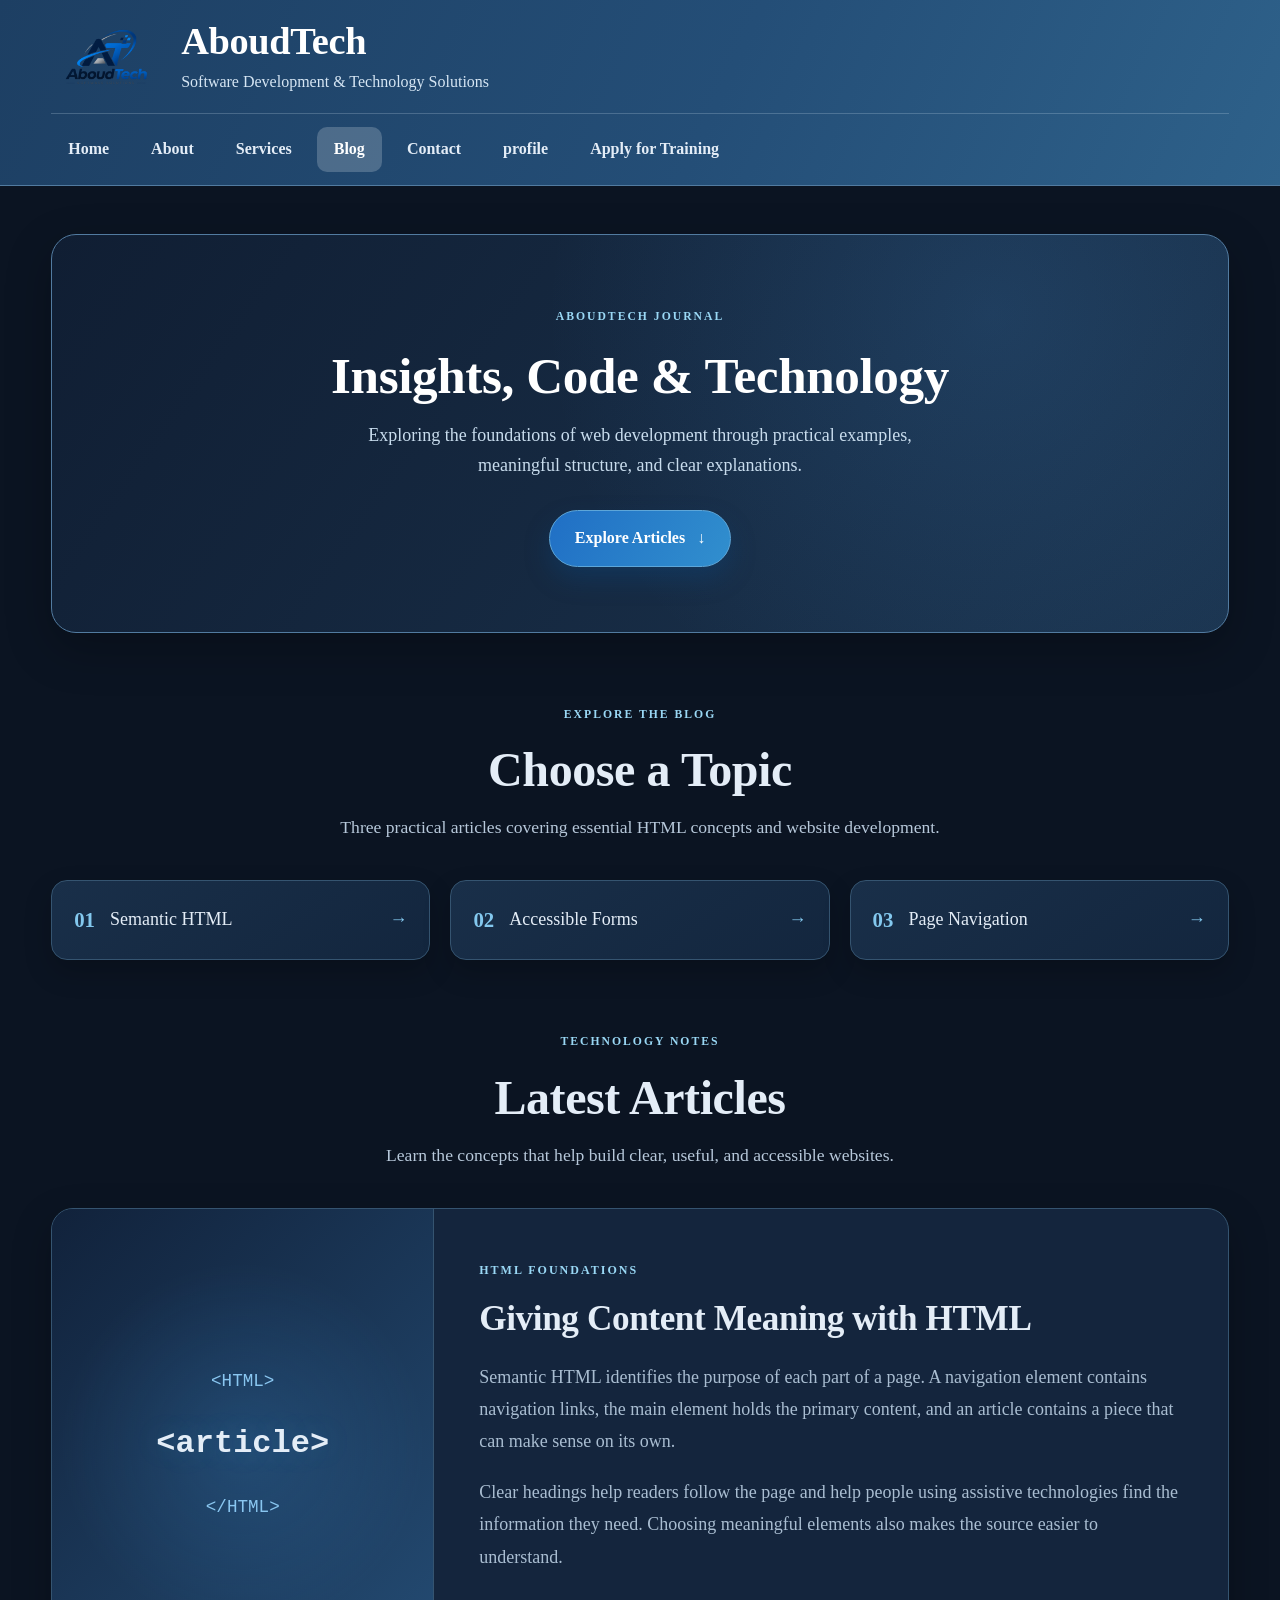
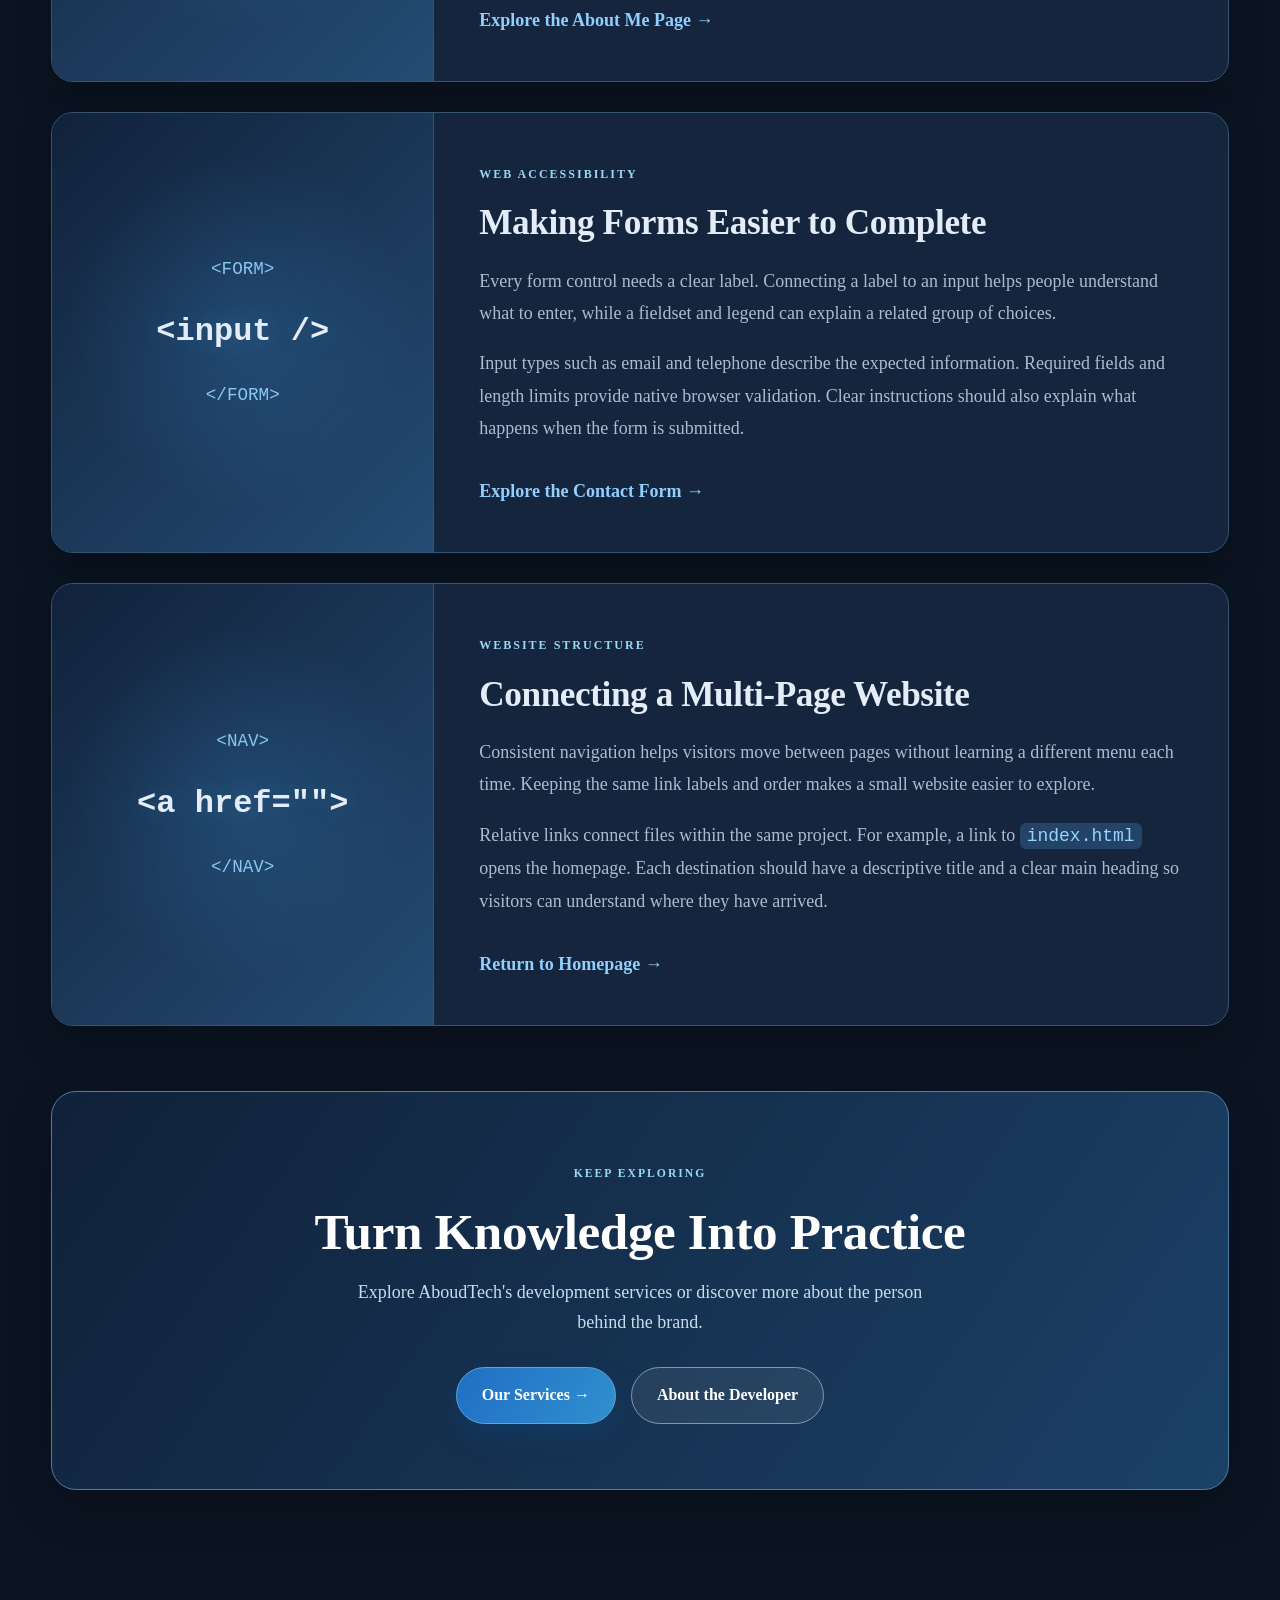
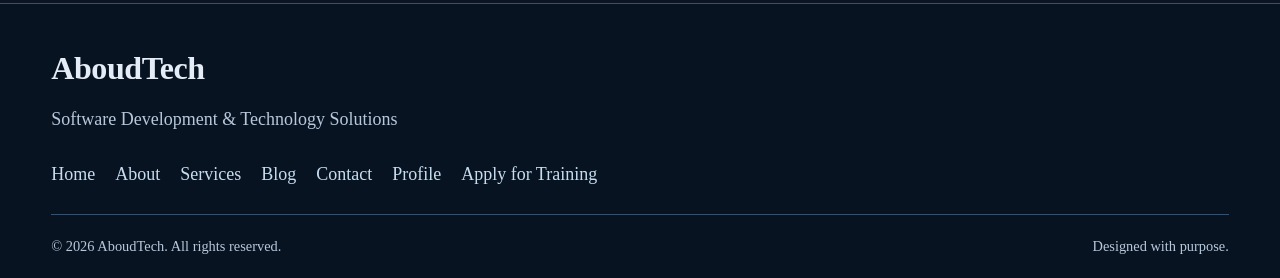
<file: blog.html>
<!doctype html>
<html lang="en">
  <head>
    <meta charset="UTF-8" />
    <meta name="viewport" content="width=device-width, initial-scale=1.0" />
    <meta
      name="description"
      content="Read AboudTech's technology notes on semantic HTML, accessible forms, and navigation between web pages."
    />
    <title>Technology Blog | AboudTech</title>
    <link rel="stylesheet" href="assets/css/style.css" />
  </head>

  <body>
    <!-- Header -->
    <header class="site-header">
      <div class="header-container">
        <div class="brand">
          <a href="index.html" class="site-logo" aria-label="AboudTech Home">
            <img
              src="assets/images/aboudtech-logo.png"
              alt="AboudTech logo"
              width="110"
            />
          </a>

          <div class="brand-info">
            <h1>AboudTech</h1>
            <p>Software Development &amp; Technology Solutions</p>
          </div>
        </div>

        <nav aria-label="Main navigation">
          <ul>
            <li><a href="index.html">Home</a></li>
            <li><a href="about.html">About</a></li>
            <li><a href="services.html">Services</a></li>
            <li>
              <a href="blog.html" aria-current="page">Blog</a>
            </li>
            <li><a href="contact.html">Contact</a></li>
            <li><a href="profile.html">profile</a></li>
            <li><a href="application.html">Apply for Training</a></li>
          </ul>
        </nav>
      </div>
    </header>

    <main class="home-main blog-page">
      <!-- Blog Hero -->
      <section class="contact-cta blog-hero" aria-labelledby="blog-title">
        <span class="section-label">ABOUDTECH JOURNAL</span>

        <h2 id="blog-title">Insights, Code &amp; Technology</h2>

        <p>
          Exploring the foundations of web development through practical
          examples, meaningful structure, and clear explanations.
        </p>

        <a href="#articles" class="btn btn-primary">
          Explore Articles
          <span aria-hidden="true">&darr;</span>
        </a>
      </section>

      <!-- Explore Topics -->
      <section class="blog-topics" aria-labelledby="topics-title">
        <div class="section-heading">
          <span class="section-label">EXPLORE THE BLOG</span>
          <h2 id="topics-title">Choose a Topic</h2>
          <p>
            Three practical articles covering essential HTML concepts and
            website development.
          </p>
        </div>

        <nav class="blog-topic-nav" aria-label="Blog topics">
          <a href="#semantic-html" class="blog-topic-link">
            <span class="topic-number">01</span>
            <span>Semantic HTML</span>
            <span aria-hidden="true">&rarr;</span>
          </a>

          <a href="#accessible-forms" class="blog-topic-link">
            <span class="topic-number">02</span>
            <span>Accessible Forms</span>
            <span aria-hidden="true">&rarr;</span>
          </a>

          <a href="#page-navigation" class="blog-topic-link">
            <span class="topic-number">03</span>
            <span>Page Navigation</span>
            <span aria-hidden="true">&rarr;</span>
          </a>
        </nav>
      </section>

      <!-- Articles -->
      <section
        id="articles"
        class="blog-articles"
        aria-labelledby="articles-title"
      >
        <div class="section-heading">
          <span class="section-label">TECHNOLOGY NOTES</span>
          <h2 id="articles-title">Latest Articles</h2>
          <p>
            Learn the concepts that help build clear, useful, and accessible
            websites.
          </p>
        </div>

        <!-- Article 1 -->
        <article id="semantic-html" class="blog-article-card">
          <div class="blog-article-visual" aria-hidden="true">
            <span class="blog-code-tag">&lt;HTML&gt;</span>
            <span class="blog-code-large">&lt;article&gt;</span>
            <span class="blog-code-tag">&lt;/HTML&gt;</span>
          </div>

          <div class="blog-article-content">
            <span class="article-category">HTML FOUNDATIONS</span>

            <h3>Giving Content Meaning with HTML</h3>

            <p>
              Semantic HTML identifies the purpose of each part of a page. A
              navigation element contains navigation links, the main element
              holds the primary content, and an article contains a piece that
              can make sense on its own.
            </p>

            <p>
              Clear headings help readers follow the page and help people using
              assistive technologies find the information they need. Choosing
              meaningful elements also makes the source easier to understand.
            </p>

            <a href="profile.html" class="blog-read-link">
              Explore the About Me Page &rarr;
            </a>
          </div>
        </article>

        <!-- Article 2 -->
        <article id="accessible-forms" class="blog-article-card">
          <div class="blog-article-visual" aria-hidden="true">
            <span class="blog-code-tag">&lt;FORM&gt;</span>
            <span class="blog-code-large">&lt;input /&gt;</span>
            <span class="blog-code-tag">&lt;/FORM&gt;</span>
          </div>

          <div class="blog-article-content">
            <span class="article-category">WEB ACCESSIBILITY</span>

            <h3>Making Forms Easier to Complete</h3>

            <p>
              Every form control needs a clear label. Connecting a label to an
              input helps people understand what to enter, while a fieldset and
              legend can explain a related group of choices.
            </p>

            <p>
              Input types such as email and telephone describe the expected
              information. Required fields and length limits provide native
              browser validation. Clear instructions should also explain what
              happens when the form is submitted.
            </p>

            <a href="contact.html" class="blog-read-link">
              Explore the Contact Form &rarr;
            </a>
          </div>
        </article>

        <!-- Article 3 -->
        <article id="page-navigation" class="blog-article-card">
          <div class="blog-article-visual" aria-hidden="true">
            <span class="blog-code-tag">&lt;NAV&gt;</span>
            <span class="blog-code-large">&lt;a href=""&gt;</span>
            <span class="blog-code-tag">&lt;/NAV&gt;</span>
          </div>

          <div class="blog-article-content">
            <span class="article-category">WEBSITE STRUCTURE</span>

            <h3>Connecting a Multi-Page Website</h3>

            <p>
              Consistent navigation helps visitors move between pages without
              learning a different menu each time. Keeping the same link labels
              and order makes a small website easier to explore.
            </p>

            <p>
              Relative links connect files within the same project. For example,
              a link to <code>index.html</code>
              opens the homepage. Each destination should have a descriptive
              title and a clear main heading so visitors can understand where
              they have arrived.
            </p>

            <a href="index.html" class="blog-read-link">
              Return to Homepage &rarr;
            </a>
          </div>
        </article>
      </section>

      <!-- Blog CTA -->
      <section class="contact-cta blog-cta" aria-labelledby="blog-cta-title">
        <span class="section-label">KEEP EXPLORING</span>

        <h2 id="blog-cta-title">Turn Knowledge Into Practice</h2>

        <p>
          Explore AboudTech's development services or discover more about the
          person behind the brand.
        </p>

        <div class="hero-actions blog-cta-actions">
          <a href="services.html" class="btn btn-primary">
            Our Services &rarr;
          </a>

          <a href="profile.html" class="btn btn-outline">
            About the Developer
          </a>
        </div>
      </section>
    </main>

    <!-- Footer -->
    <footer class="site-footer">
      <div class="footer-inner">
        <div class="footer-brand">
          <h2>AboudTech</h2>
          <p>Software Development &amp; Technology Solutions</p>
        </div>

        <nav aria-label="Footer navigation">
          <a href="index.html">Home</a>
          <a href="about.html">About</a>
          <a href="services.html">Services</a>
          <a href="blog.html">Blog</a>
          <a href="contact.html">Contact</a>
          <a href="profile.html">Profile</a>
          <a href="application.html">Apply for Training</a>
        </nav>

        <div class="footer-bottom">
          <p>&copy; 2026 AboudTech. All rights reserved.</p>
          <p>Designed with purpose.</p>
        </div>
      </div>
    </footer>
  </body>
</html>
</file>
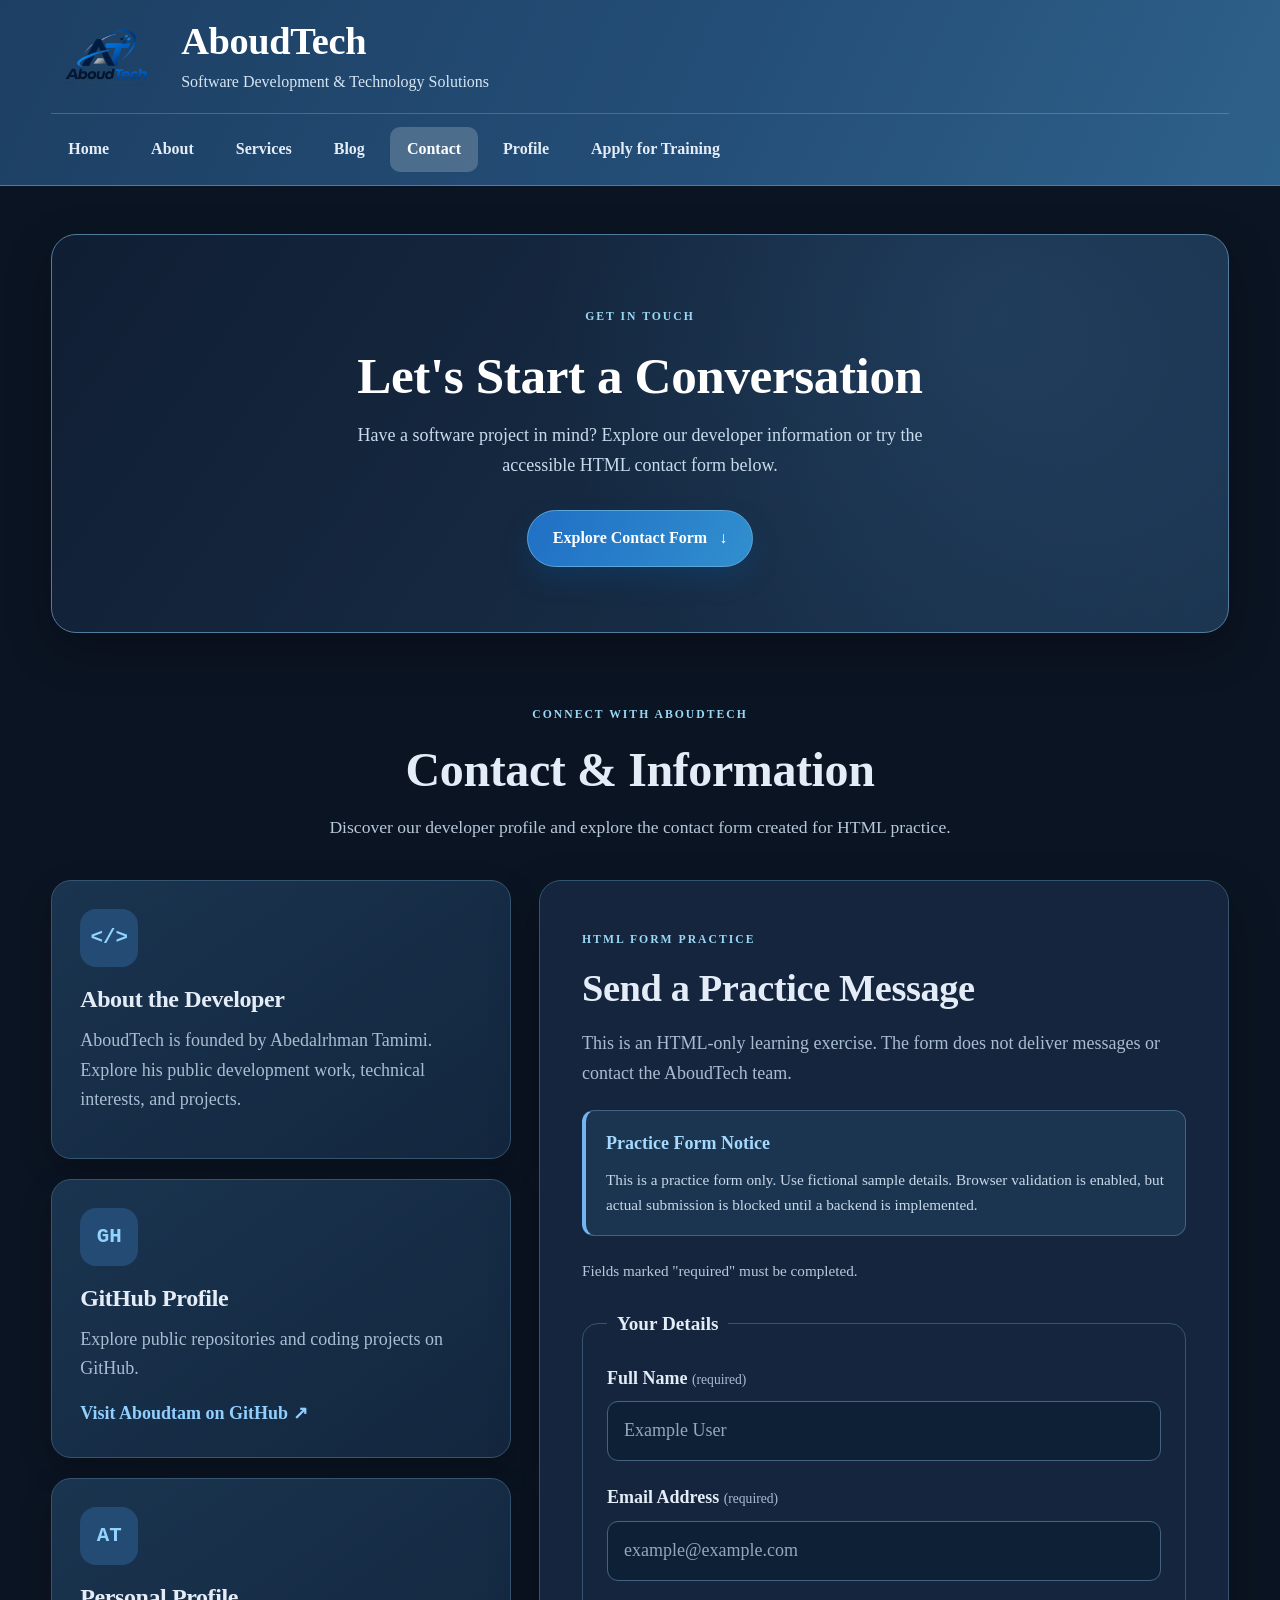
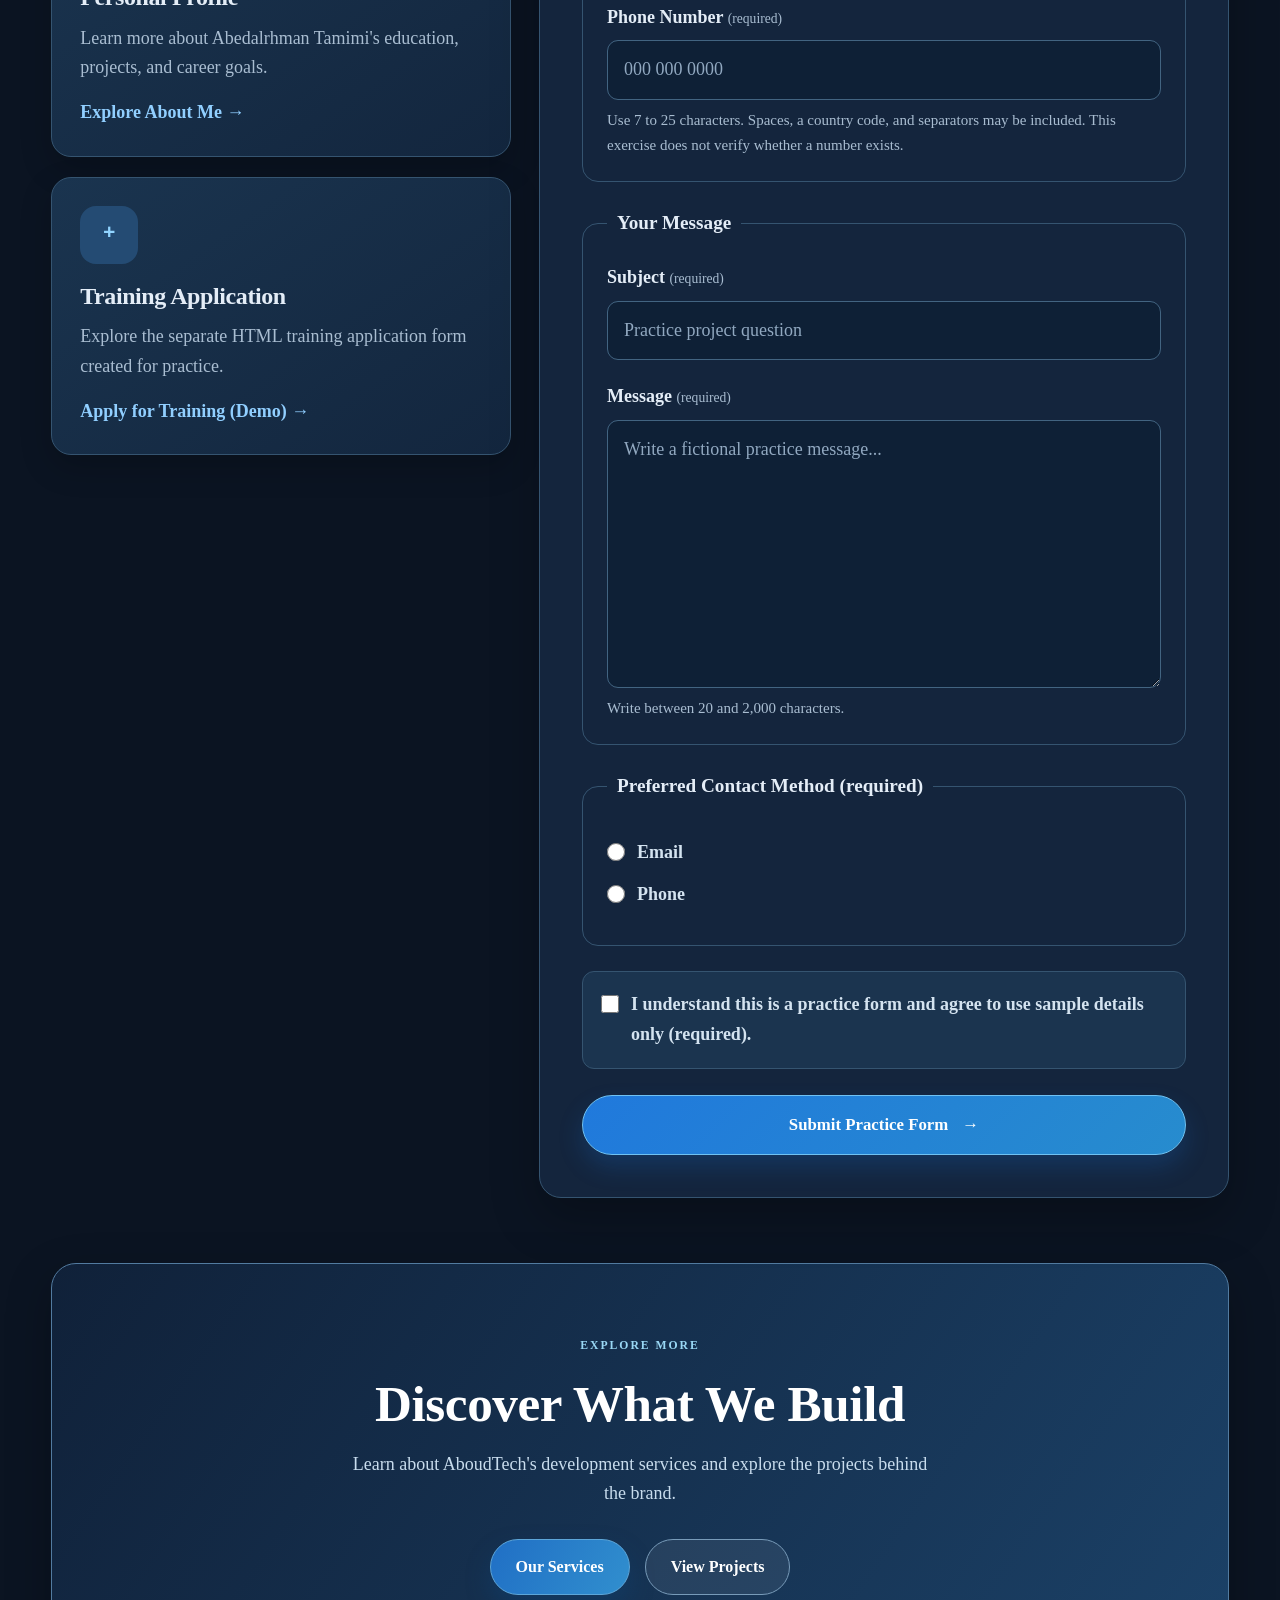
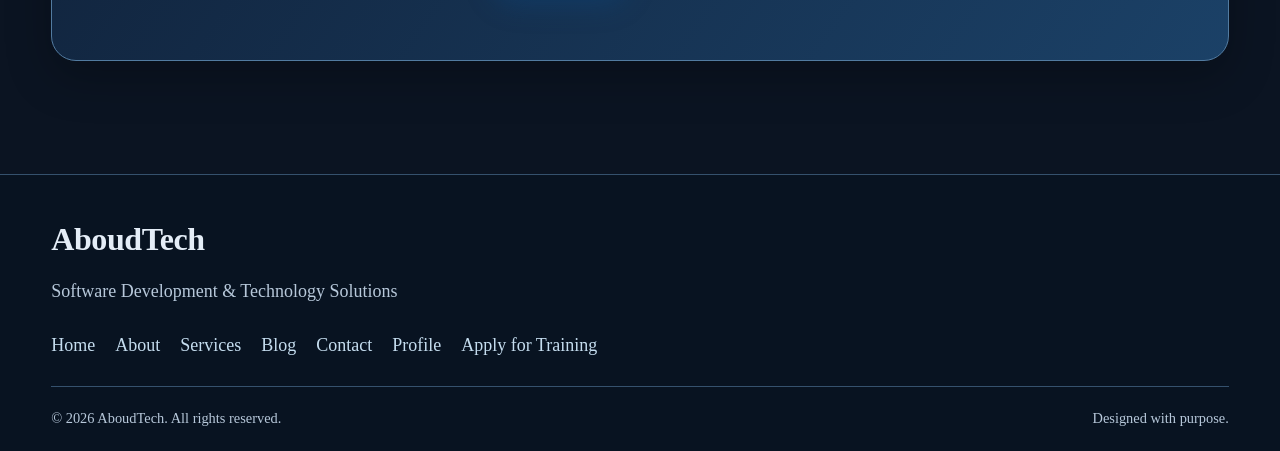
<file: contact.html>
<!doctype html>
<html lang="en">
  <head>
    <meta charset="UTF-8" />
    <meta http-equiv="Content-Security-Policy" content="form-action 'none'" />
    <meta name="viewport" content="width=device-width, initial-scale=1.0" />
    <meta
      name="description"
      content="Explore AboudTech's developer profile and practice an accessible HTML contact form with native validation."
    />
    <title>Contact | AboudTech</title>
    <link rel="stylesheet" href="assets/css/style.css" />
  </head>

  <body>
    <!-- Header -->
    <header class="site-header">
      <div class="header-container">
        <div class="brand">
          <a href="index.html" class="site-logo" aria-label="AboudTech Home">
            <img
              src="assets/images/aboudtech-logo.png"
              alt="AboudTech logo"
              width="110"
            />
          </a>

          <div class="brand-info">
            <h1>AboudTech</h1>
            <p>Software Development &amp; Technology Solutions</p>
          </div>
        </div>

        <nav aria-label="Main navigation">
          <ul>
            <li><a href="index.html">Home</a></li>
            <li><a href="about.html">About</a></li>
            <li><a href="services.html">Services</a></li>
            <li><a href="blog.html">Blog</a></li>
            <li>
              <a href="contact.html" aria-current="page">Contact</a>
            </li>
            <li><a href="profile.html">Profile</a></li>
            <li><a href="application.html">Apply for Training</a></li>
          </ul>
        </nav>
      </div>
    </header>

    <main class="home-main contact-page">
      <!-- Contact Hero -->
      <section
        class="contact-cta contact-page-hero"
        aria-labelledby="contact-title"
      >
        <span class="section-label">GET IN TOUCH</span>

        <h2 id="contact-title">Let's Start a Conversation</h2>

        <p>
          Have a software project in mind? Explore our developer information or
          try the accessible HTML contact form below.
        </p>

        <a href="#contact-form" class="btn btn-primary">
          Explore Contact Form
          <span aria-hidden="true">&darr;</span>
        </a>
      </section>

      <!-- Contact Information and Form -->
      <section class="contact-section" aria-labelledby="contact-section-title">
        <div class="section-heading">
          <span class="section-label">CONNECT WITH ABOUDTECH</span>

          <h2 id="contact-section-title">Contact &amp; Information</h2>

          <p>
            Discover our developer profile and explore the contact form created
            for HTML practice.
          </p>
        </div>

        <div class="contact-layout">
          <!-- Left Column -->
          <aside class="contact-sidebar" aria-labelledby="contact-info-title">
            <div class="contact-info-card">
              <span class="contact-card-icon" aria-hidden="true">
                &lt;/&gt;
              </span>

              <h3 id="contact-info-title">About the Developer</h3>

              <p>
                AboudTech is founded by Abedalrhman Tamimi. Explore his public
                development work, technical interests, and projects.
              </p>
            </div>

            <div class="contact-info-card">
              <span class="contact-card-icon" aria-hidden="true"> GH </span>

              <h3>GitHub Profile</h3>

              <p>Explore public repositories and coding projects on GitHub.</p>

              <a
                href="https://github.com/Aboudtam"
                target="_blank"
                rel="noopener noreferrer"
                class="contact-info-link"
              >
                Visit Aboudtam on GitHub
                <span aria-hidden="true">&nearr;</span>
              </a>
            </div>

            <div class="contact-info-card">
              <span class="contact-card-icon" aria-hidden="true"> AT </span>

              <h3>Personal Profile</h3>

              <p>
                Learn more about Abedalrhman Tamimi's education, projects, and
                career goals.
              </p>

              <a href="profile.html" class="contact-info-link">
                Explore About Me
                <span aria-hidden="true">&rarr;</span>
              </a>
            </div>

            <div class="contact-info-card">
              <span class="contact-card-icon" aria-hidden="true"> + </span>

              <h3>Training Application</h3>

              <p>
                Explore the separate HTML training application form created for
                practice.
              </p>

              <a href="application.html" class="contact-info-link">
                Apply for Training (Demo)
                <span aria-hidden="true">&rarr;</span>
              </a>
            </div>
          </aside>

          <!-- Right Column: Practice Form -->
          <div id="contact-form" class="contact-form-panel">
            <div class="contact-form-heading">
              <span class="section-label">HTML FORM PRACTICE</span>

              <h3>Send a Practice Message</h3>

              <p id="form-notice">
                This is an HTML-only learning exercise. The form does not
                deliver messages or contact the AboudTech team.
              </p>
            </div>

            <div class="contact-form-notice">
              <strong>Practice Form Notice</strong>

              <p id="submission-notice">
                This is a practice form only. Use fictional sample details.
                Browser validation is enabled, but actual submission is blocked
                until a backend is implemented.
              </p>
            </div>

            <p class="required-note">
              Fields marked "required" must be completed.
            </p>

            <form
              action="contact.html"
              method="post"
              aria-describedby="form-notice submission-notice"
            >
              <!-- Personal Details -->
              <fieldset class="contact-fieldset">
                <legend>Your Details</legend>

                <div class="form-field">
                  <label for="full-name">
                    Full Name <span>(required)</span>
                  </label>

                  <input
                    type="text"
                    id="full-name"
                    name="full-name"
                    placeholder="Example User"
                    autocomplete="off"
                    minlength="2"
                    maxlength="100"
                    required
                  />
                </div>

                <div class="form-field">
                  <label for="email">
                    Email Address <span>(required)</span>
                  </label>

                  <input
                    type="email"
                    id="email"
                    name="email"
                    placeholder="example@example.com"
                    autocomplete="off"
                    maxlength="254"
                    required
                  />
                </div>

                <div class="form-field">
                  <label for="phone">
                    Phone Number <span>(required)</span>
                  </label>

                  <input
                    type="tel"
                    id="phone"
                    name="phone"
                    placeholder="000 000 0000"
                    autocomplete="off"
                    minlength="7"
                    maxlength="25"
                    aria-describedby="phone-help"
                    required
                  />

                  <small id="phone-help">
                    Use 7 to 25 characters. Spaces, a country code, and
                    separators may be included. This exercise does not verify
                    whether a number exists.
                  </small>
                </div>
              </fieldset>

              <!-- Message -->
              <fieldset class="contact-fieldset">
                <legend>Your Message</legend>

                <div class="form-field">
                  <label for="subject"> Subject <span>(required)</span> </label>

                  <input
                    type="text"
                    id="subject"
                    name="subject"
                    placeholder="Practice project question"
                    minlength="3"
                    maxlength="120"
                    required
                  />
                </div>

                <div class="form-field">
                  <label for="message"> Message <span>(required)</span> </label>

                  <textarea
                    id="message"
                    name="message"
                    rows="8"
                    cols="40"
                    minlength="20"
                    maxlength="2000"
                    placeholder="Write a fictional practice message..."
                    aria-describedby="message-help"
                    required
                  ></textarea>

                  <small id="message-help">
                    Write between 20 and 2,000 characters.
                  </small>
                </div>
              </fieldset>

              <!-- Contact Preference -->
              <fieldset class="contact-fieldset">
                <legend>Preferred Contact Method (required)</legend>

                <div class="contact-choice">
                  <input
                    type="radio"
                    id="prefer-email"
                    name="contact-method"
                    value="email"
                    required
                  />
                  <label for="prefer-email">Email</label>
                </div>

                <div class="contact-choice">
                  <input
                    type="radio"
                    id="prefer-phone"
                    name="contact-method"
                    value="phone"
                    required
                  />
                  <label for="prefer-phone">Phone</label>
                </div>
              </fieldset>

              <!-- Agreement -->
              <div class="contact-agreement">
                <input
                  type="checkbox"
                  id="agreement"
                  name="agreement"
                  value="sample-details-only"
                  required
                />

                <label for="agreement">
                  I understand this is a practice form and agree to use sample
                  details only (required).
                </label>
              </div>

              <button type="submit" class="contact-submit-btn">
                Submit Practice Form
                <span aria-hidden="true">&rarr;</span>
              </button>
            </form>
          </div>
        </div>
      </section>

      <!-- Bottom Section -->
      <section
        class="contact-cta contact-bottom-cta"
        aria-labelledby="contact-bottom-title"
      >
        <span class="section-label">EXPLORE MORE</span>

        <h2 id="contact-bottom-title">Discover What We Build</h2>

        <p>
          Learn about AboudTech's development services and explore the projects
          behind the brand.
        </p>

        <div class="hero-actions contact-cta-actions">
          <a href="services.html" class="btn btn-primary"> Our Services </a>

          <a href="profile.html#projects" class="btn btn-outline">
            View Projects
          </a>
        </div>
      </section>
    </main>

    <!-- Footer -->
    <footer class="site-footer">
      <div class="footer-inner">
        <div class="footer-brand">
          <h2>AboudTech</h2>
          <p>Software Development &amp; Technology Solutions</p>
        </div>

        <nav aria-label="Footer navigation">
          <a href="index.html">Home</a>
          <a href="about.html">About</a>
          <a href="services.html">Services</a>
          <a href="blog.html">Blog</a>
          <a href="contact.html">Contact</a>
          <a href="profile.html">Profile</a>
          <a href="application.html">Apply for Training</a>
        </nav>

        <div class="footer-bottom">
          <p>&copy; 2026 AboudTech. All rights reserved.</p>
          <p>Designed with purpose.</p>
        </div>
      </div>
    </footer>
  </body>
</html>
</file>
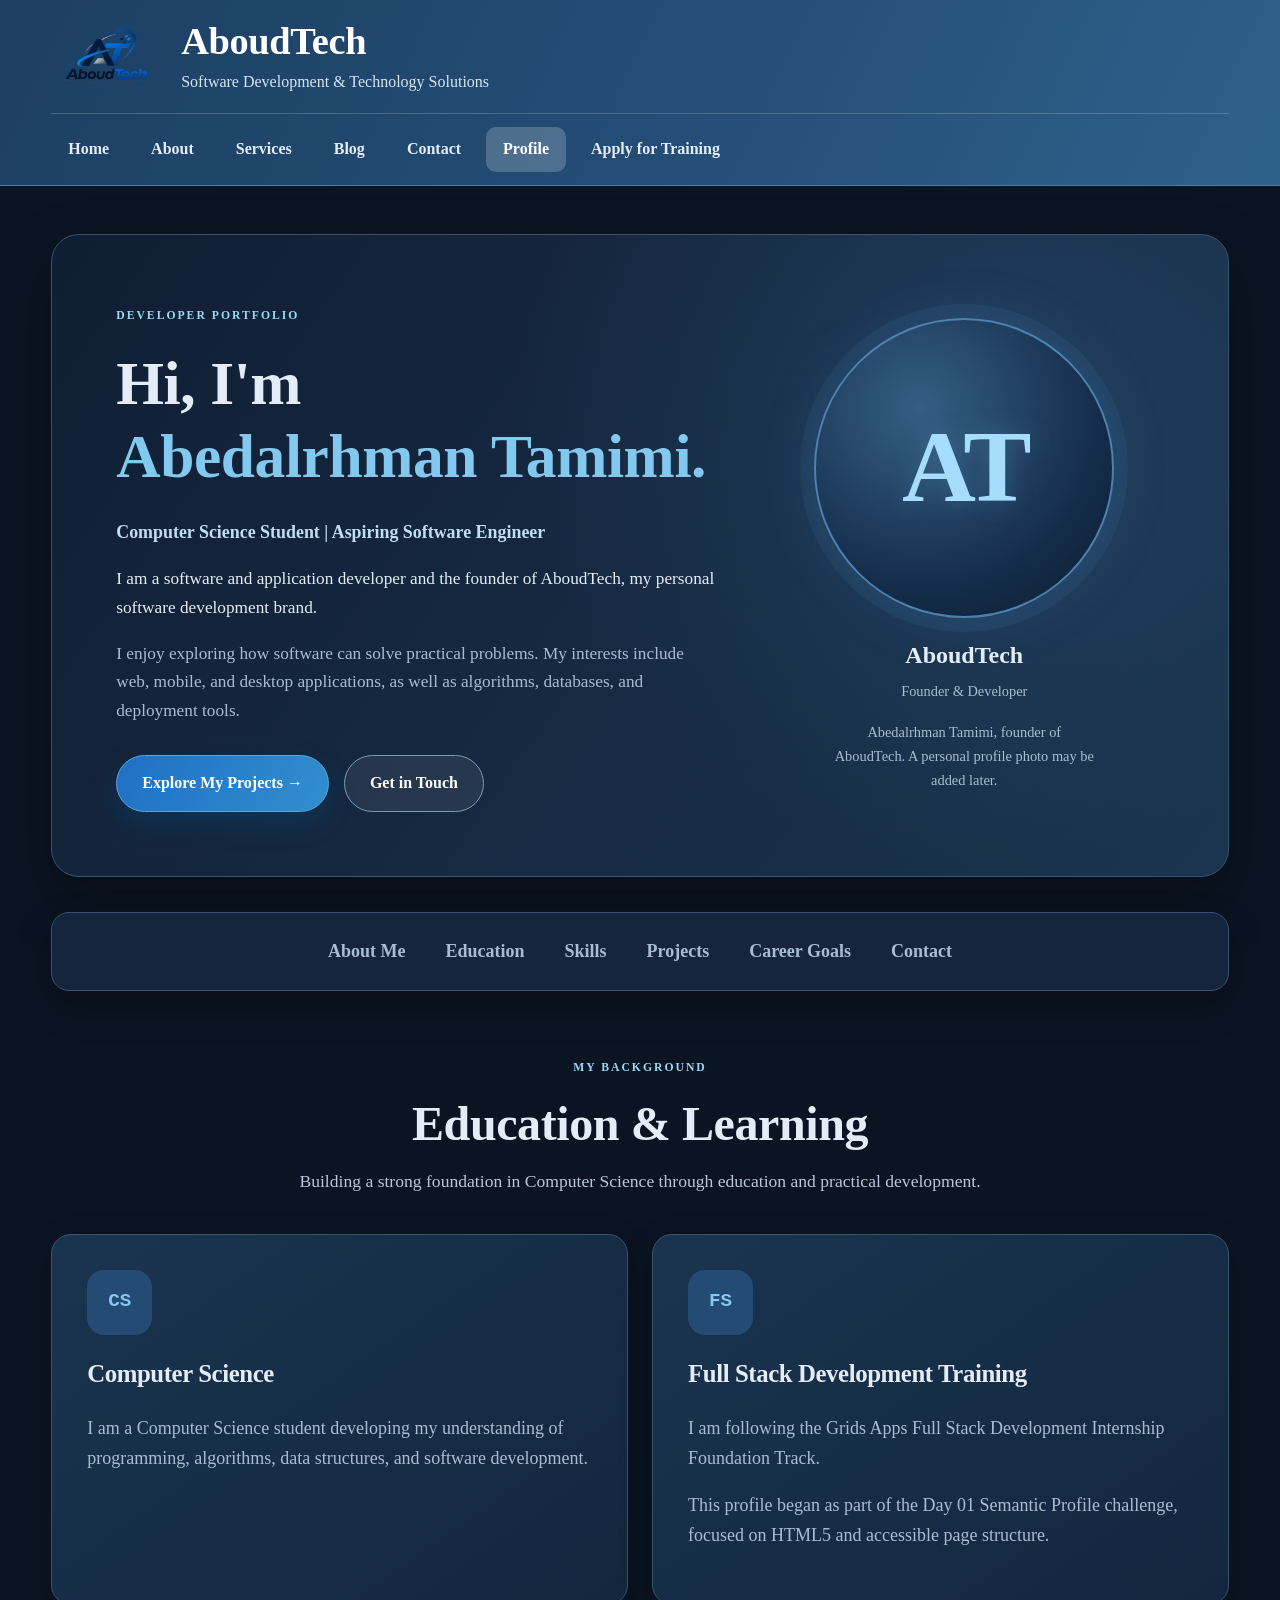
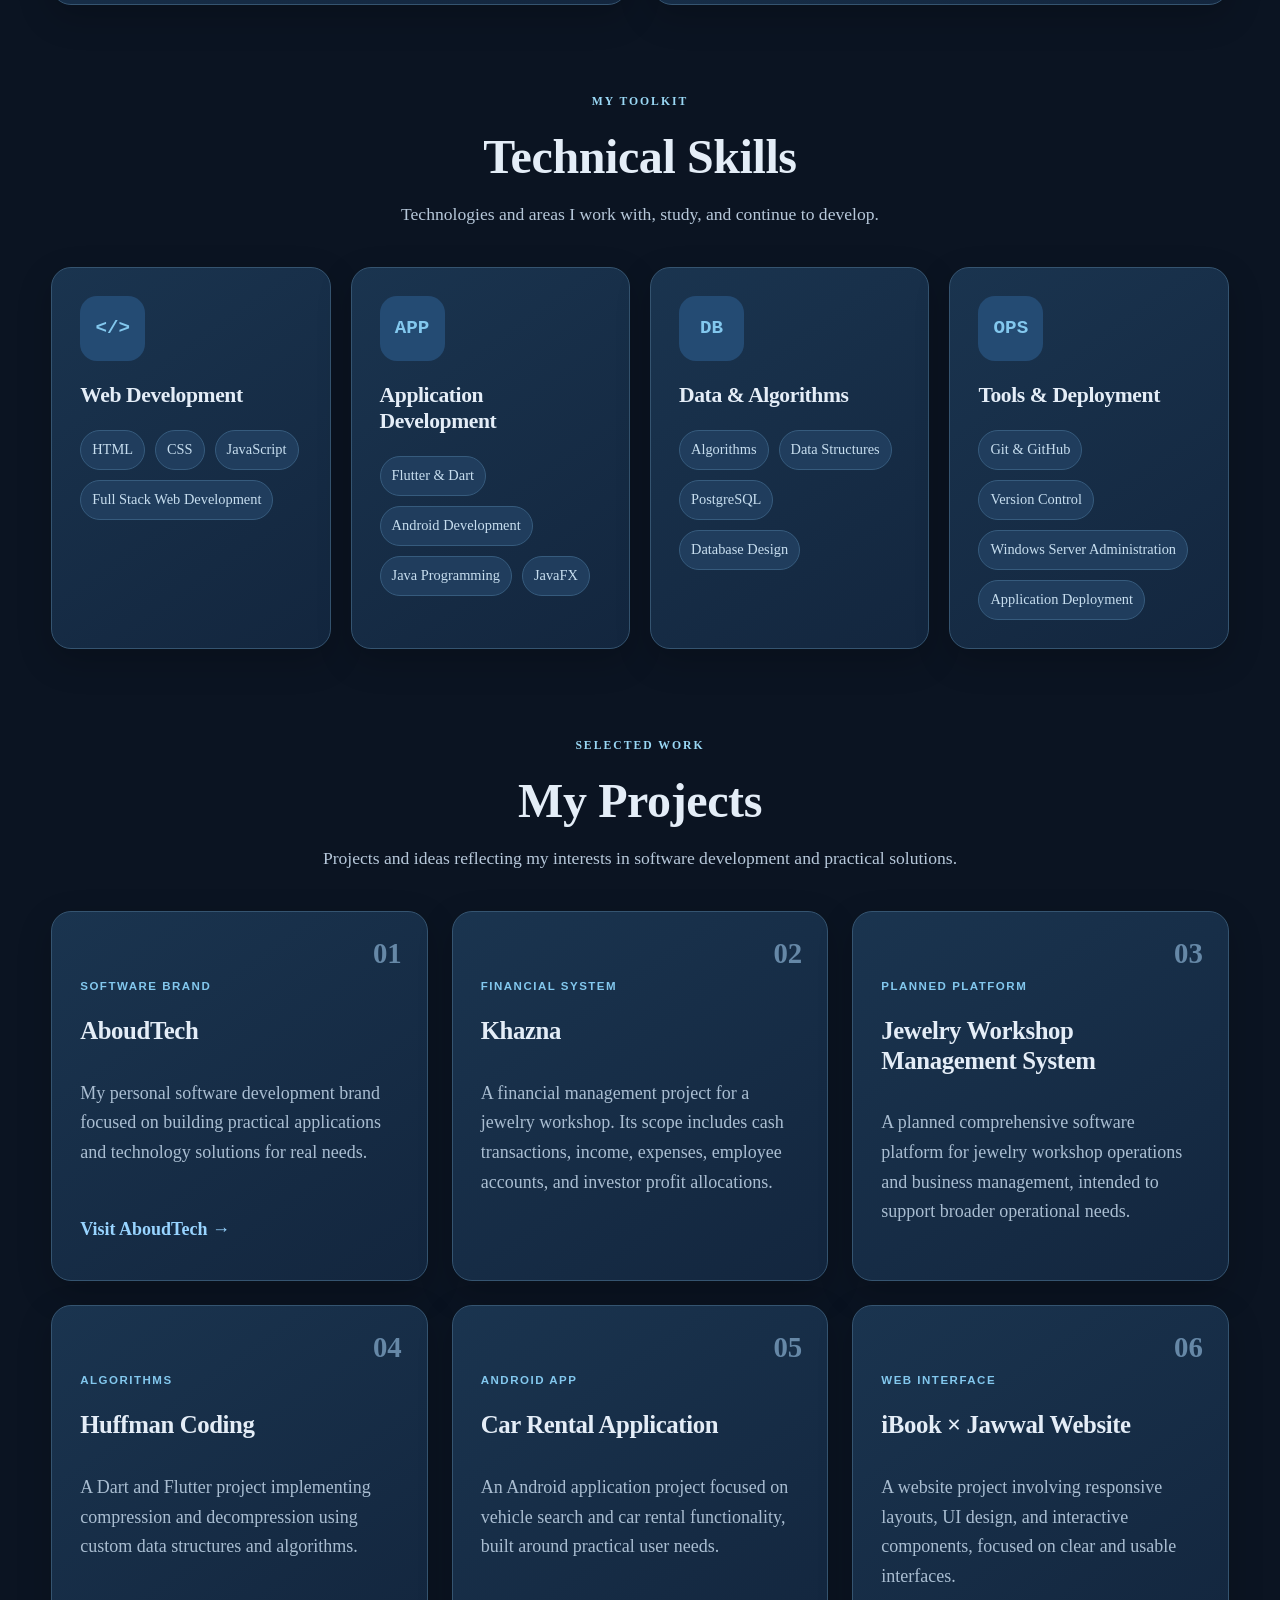
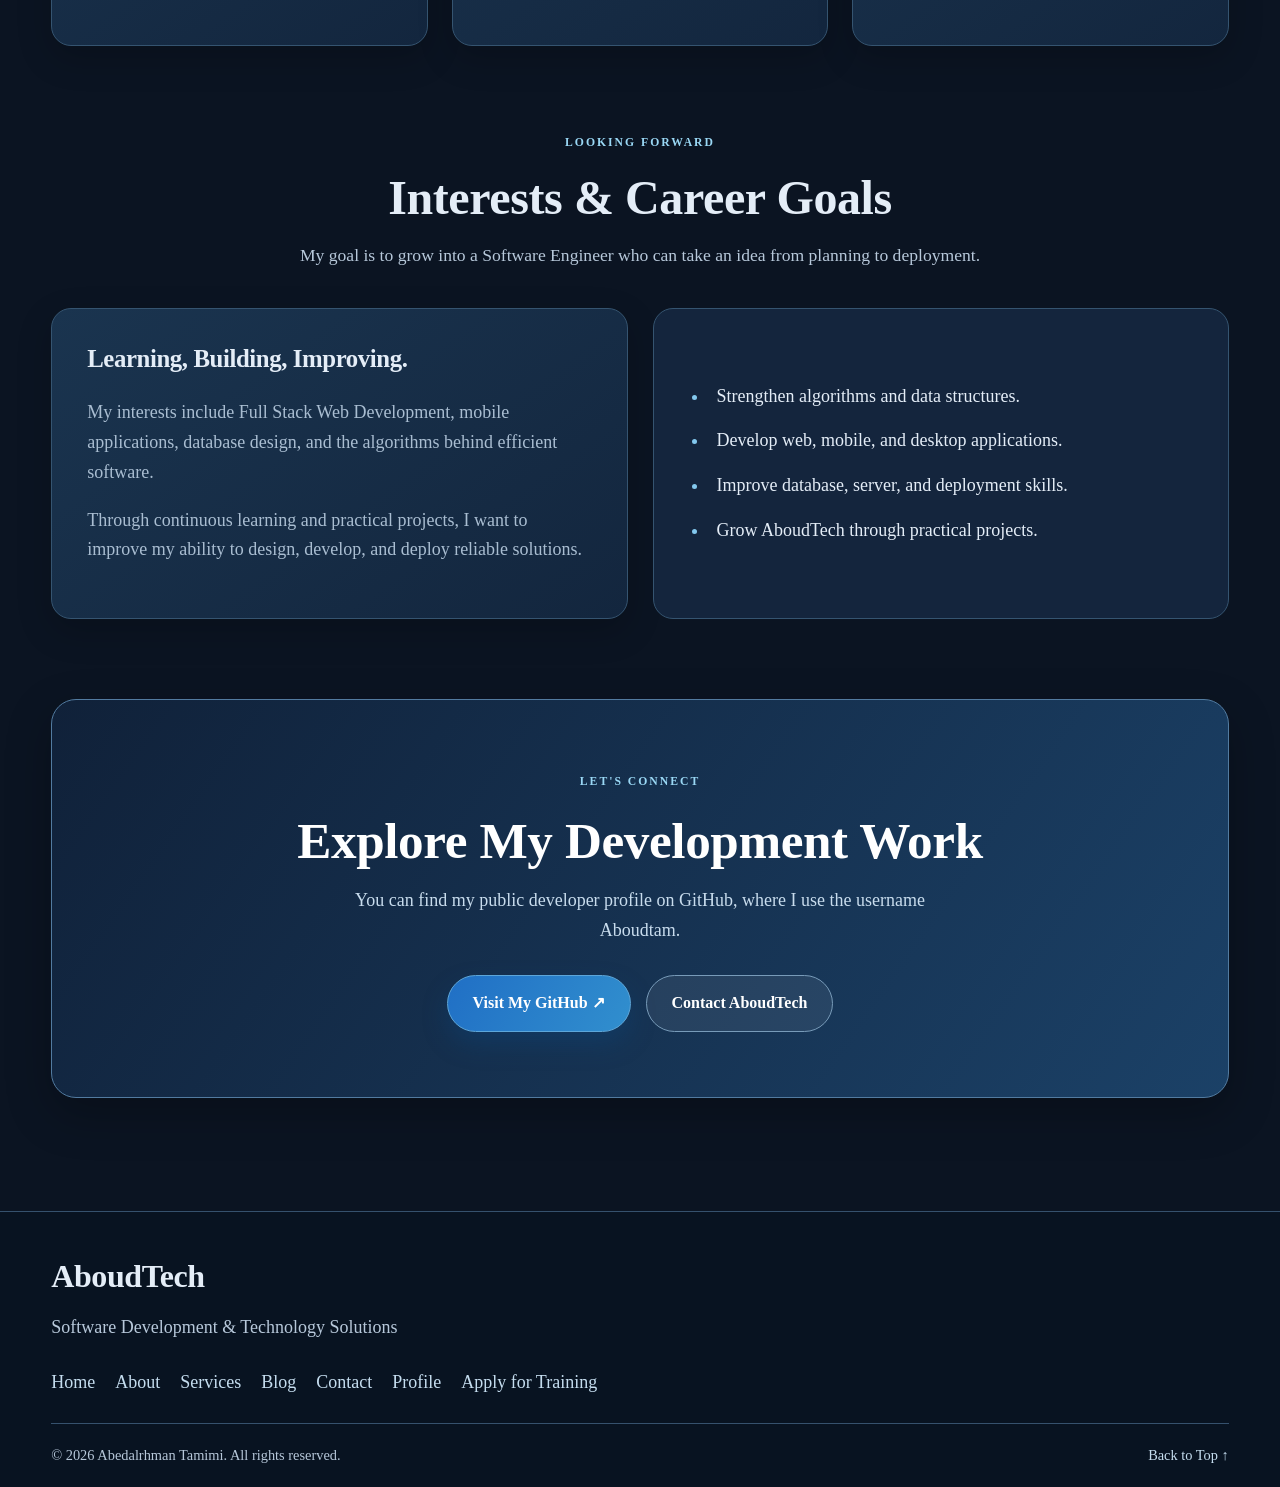
<file: profile.html>
<!doctype html>
<html lang="en">
  <head>
    <meta charset="UTF-8" />
    <meta name="viewport" content="width=device-width, initial-scale=1.0" />
    <meta
      name="description"
      content="Meet Abedalrhman Tamimi, Computer Science student, aspiring Software Engineer, and founder of AboudTech."
    />
    <title>About Me | Abedalrhman Tamimi | AboudTech</title>
    <link rel="stylesheet" href="assets/css/style.css" />
  </head>

  <body>
    <!-- Main Website Header -->
    <header class="site-header">
      <div class="header-container">
        <div class="brand">
          <a href="index.html" class="site-logo" aria-label="AboudTech Home">
            <img
              src="assets/images/aboudtech-logo.png"
              alt="AboudTech logo"
              width="110"
            />
          </a>

          <div class="brand-info">
            <h1>AboudTech</h1>
            <p>Software Development &amp; Technology Solutions</p>
          </div>
        </div>

        <nav aria-label="Main navigation">
          <ul>
            <li><a href="index.html">Home</a></li>
            <li><a href="about.html">About</a></li>
            <li><a href="services.html">Services</a></li>
            <li><a href="blog.html">Blog</a></li>
            <li><a href="contact.html">Contact</a></li>
            <li>
              <a href="profile.html" aria-current="page">Profile</a>
            </li>
            <li><a href="application.html">Apply for Training</a></li>
          </ul>
        </nav>
      </div>
    </header>

    <main class="home-main profile-page">
      <!-- Personal Portfolio Hero -->
      <section
        id="about-me"
        class="profile-hero"
        aria-labelledby="profile-title"
      >
        <div class="profile-hero-content">
          <span class="section-label">DEVELOPER PORTFOLIO</span>

          <h2 id="profile-title">
            Hi, I'm
            <span>Abedalrhman Tamimi.</span>
          </h2>

          <p class="profile-role">
            Computer Science Student | Aspiring Software Engineer
          </p>

          <p class="profile-intro">
            I am a software and application developer and the founder of
            AboudTech, my personal software development brand.
          </p>

          <p>
            I enjoy exploring how software can solve practical problems. My
            interests include web, mobile, and desktop applications, as well as
            algorithms, databases, and deployment tools.
          </p>

          <div class="hero-actions">
            <a href="#projects" class="btn btn-primary">
              Explore My Projects &rarr;
            </a>

            <a href="#contact" class="btn btn-outline"> Get in Touch </a>
          </div>
        </div>

        <figure class="profile-visual">
          <div class="profile-avatar" aria-label="AT monogram">
            <span aria-hidden="true">AT</span>
          </div>

          <div class="profile-visual-label">
            <strong>AboudTech</strong>
            <span>Founder &amp; Developer</span>
          </div>

          <figcaption>
            Abedalrhman Tamimi, founder of AboudTech. A personal profile photo
            may be added later.
          </figcaption>
        </figure>
      </section>

      <!-- Profile Section Navigation -->
      <nav class="profile-section-nav" aria-label="Profile navigation">
        <a href="#about-me">About Me</a>
        <a href="#education">Education</a>
        <a href="#skills">Skills</a>
        <a href="#projects">Projects</a>
        <a href="#interests">Career Goals</a>
        <a href="#contact">Contact</a>
      </nav>

      <!-- Education -->
      <section
        id="education"
        class="profile-section"
        aria-labelledby="education-title"
      >
        <div class="section-heading">
          <span class="section-label">MY BACKGROUND</span>
          <h2 id="education-title">Education &amp; Learning</h2>
          <p>
            Building a strong foundation in Computer Science through education
            and practical development.
          </p>
        </div>

        <div class="profile-two-column">
          <article class="profile-info-card">
            <span class="profile-card-symbol" aria-hidden="true"> CS </span>

            <h3>Computer Science</h3>
            <p>
              I am a Computer Science student developing my understanding of
              programming, algorithms, data structures, and software
              development.
            </p>
          </article>

          <article class="profile-info-card">
            <span class="profile-card-symbol" aria-hidden="true"> FS </span>

            <h3>Full Stack Development Training</h3>
            <p>
              I am following the Grids Apps Full Stack Development Internship
              Foundation Track.
            </p>
            <p>
              This profile began as part of the Day 01 Semantic Profile
              challenge, focused on HTML5 and accessible page structure.
            </p>
          </article>
        </div>
      </section>

      <!-- Technical Skills -->
      <section
        id="skills"
        class="profile-section"
        aria-labelledby="skills-title"
      >
        <div class="section-heading">
          <span class="section-label">MY TOOLKIT</span>
          <h2 id="skills-title">Technical Skills</h2>
          <p>
            Technologies and areas I work with, study, and continue to develop.
          </p>
        </div>

        <div class="profile-skills-grid">
          <article class="profile-skill-group">
            <div class="profile-skill-icon" aria-hidden="true">&lt;/&gt;</div>
            <h3>Web Development</h3>
            <ul class="profile-skill-list">
              <li>HTML</li>
              <li>CSS</li>
              <li>JavaScript</li>
              <li>Full Stack Web Development</li>
            </ul>
          </article>

          <article class="profile-skill-group">
            <div class="profile-skill-icon" aria-hidden="true">APP</div>
            <h3>Application Development</h3>
            <ul class="profile-skill-list">
              <li>Flutter &amp; Dart</li>
              <li>Android Development</li>
              <li>Java Programming</li>
              <li>JavaFX</li>
            </ul>
          </article>

          <article class="profile-skill-group">
            <div class="profile-skill-icon" aria-hidden="true">DB</div>
            <h3>Data &amp; Algorithms</h3>
            <ul class="profile-skill-list">
              <li>Algorithms</li>
              <li>Data Structures</li>
              <li>PostgreSQL</li>
              <li>Database Design</li>
            </ul>
          </article>

          <article class="profile-skill-group">
            <div class="profile-skill-icon" aria-hidden="true">OPS</div>
            <h3>Tools &amp; Deployment</h3>
            <ul class="profile-skill-list">
              <li>Git &amp; GitHub</li>
              <li>Version Control</li>
              <li>Windows Server Administration</li>
              <li>Application Deployment</li>
            </ul>
          </article>
        </div>
      </section>

      <!-- Projects -->
      <section
        id="projects"
        class="profile-section"
        aria-labelledby="projects-title"
      >
        <div class="section-heading">
          <span class="section-label">SELECTED WORK</span>
          <h2 id="projects-title">My Projects</h2>
          <p>
            Projects and ideas reflecting my interests in software development
            and practical solutions.
          </p>
        </div>

        <div class="profile-project-grid">
          <article class="profile-project-card">
            <span class="profile-project-number">01</span>
            <span class="profile-project-category">SOFTWARE BRAND</span>
            <h3>AboudTech</h3>
            <p>
              My personal software development brand focused on building
              practical applications and technology solutions for real needs.
            </p>
            <a href="index.html" class="profile-project-link">
              Visit AboudTech &rarr;
            </a>
          </article>

          <article class="profile-project-card">
            <span class="profile-project-number">02</span>
            <span class="profile-project-category">FINANCIAL SYSTEM</span>
            <h3>Khazna</h3>
            <p>
              A financial management project for a jewelry workshop. Its scope
              includes cash transactions, income, expenses, employee accounts,
              and investor profit allocations.
            </p>
          </article>

          <article class="profile-project-card">
            <span class="profile-project-number">03</span>
            <span class="profile-project-category">PLANNED PLATFORM</span>
            <h3>Jewelry Workshop Management System</h3>
            <p>
              A planned comprehensive software platform for jewelry workshop
              operations and business management, intended to support broader
              operational needs.
            </p>
          </article>

          <article class="profile-project-card">
            <span class="profile-project-number">04</span>
            <span class="profile-project-category">ALGORITHMS</span>
            <h3>Huffman Coding</h3>
            <p>
              A Dart and Flutter project implementing compression and
              decompression using custom data structures and algorithms.
            </p>
          </article>

          <article class="profile-project-card">
            <span class="profile-project-number">05</span>
            <span class="profile-project-category">ANDROID APP</span>
            <h3>Car Rental Application</h3>
            <p>
              An Android application project focused on vehicle search and car
              rental functionality, built around practical user needs.
            </p>
          </article>

          <article class="profile-project-card">
            <span class="profile-project-number">06</span>
            <span class="profile-project-category">WEB INTERFACE</span>
            <h3>iBook × Jawwal Website</h3>
            <p>
              A website project involving responsive layouts, UI design, and
              interactive components, focused on clear and usable interfaces.
            </p>
          </article>
        </div>
      </section>

      <!-- Career Goals -->
      <section
        id="interests"
        class="profile-section"
        aria-labelledby="interests-title"
      >
        <div class="section-heading">
          <span class="section-label">LOOKING FORWARD</span>
          <h2 id="interests-title">Interests &amp; Career Goals</h2>
          <p>
            My goal is to grow into a Software Engineer who can take an idea
            from planning to deployment.
          </p>
        </div>

        <div class="profile-goals-layout">
          <div class="profile-goals-intro">
            <h3>Learning, Building, Improving.</h3>

            <p>
              My interests include Full Stack Web Development, mobile
              applications, database design, and the algorithms behind efficient
              software.
            </p>

            <p>
              Through continuous learning and practical projects, I want to
              improve my ability to design, develop, and deploy reliable
              solutions.
            </p>
          </div>

          <ul class="profile-goals-list">
            <li>Strengthen algorithms and data structures.</li>
            <li>Develop web, mobile, and desktop applications.</li>
            <li>Improve database, server, and deployment skills.</li>
            <li>Grow AboudTech through practical projects.</li>
          </ul>
        </div>
      </section>

      <!-- Contact -->
      <section
        id="contact"
        class="contact-cta profile-contact"
        aria-labelledby="profile-contact-title"
      >
        <span class="section-label">LET'S CONNECT</span>
        <h2 id="profile-contact-title">Explore My Development Work</h2>

        <p>
          You can find my public developer profile on GitHub, where I use the
          username Aboudtam.
        </p>

        <div class="hero-actions profile-contact-actions">
          <a
            href="https://github.com/Aboudtam"
            target="_blank"
            rel="noopener noreferrer"
            class="btn btn-primary"
          >
            Visit My GitHub &nearr;
          </a>

          <a href="contact.html" class="btn btn-outline"> Contact AboudTech </a>
        </div>
      </section>
    </main>

    <!-- Footer -->
    <footer class="site-footer">
      <div class="footer-inner">
        <div class="footer-brand">
          <h2>AboudTech</h2>
          <p>Software Development &amp; Technology Solutions</p>
        </div>

        <nav aria-label="Footer navigation">
          <a href="index.html">Home</a>
          <a href="about.html">About</a>
          <a href="services.html">Services</a>
          <a href="blog.html">Blog</a>
          <a href="contact.html">Contact</a>
          <a href="profile.html">Profile</a>
          <a href="application.html">Apply for Training</a>
        </nav>

        <div class="footer-bottom">
          <p>&copy; 2026 Abedalrhman Tamimi. All rights reserved.</p>
          <p><a href="#about-me">Back to Top ↑</a></p>
        </div>
      </div>
    </footer>
  </body>
</html>
</file>
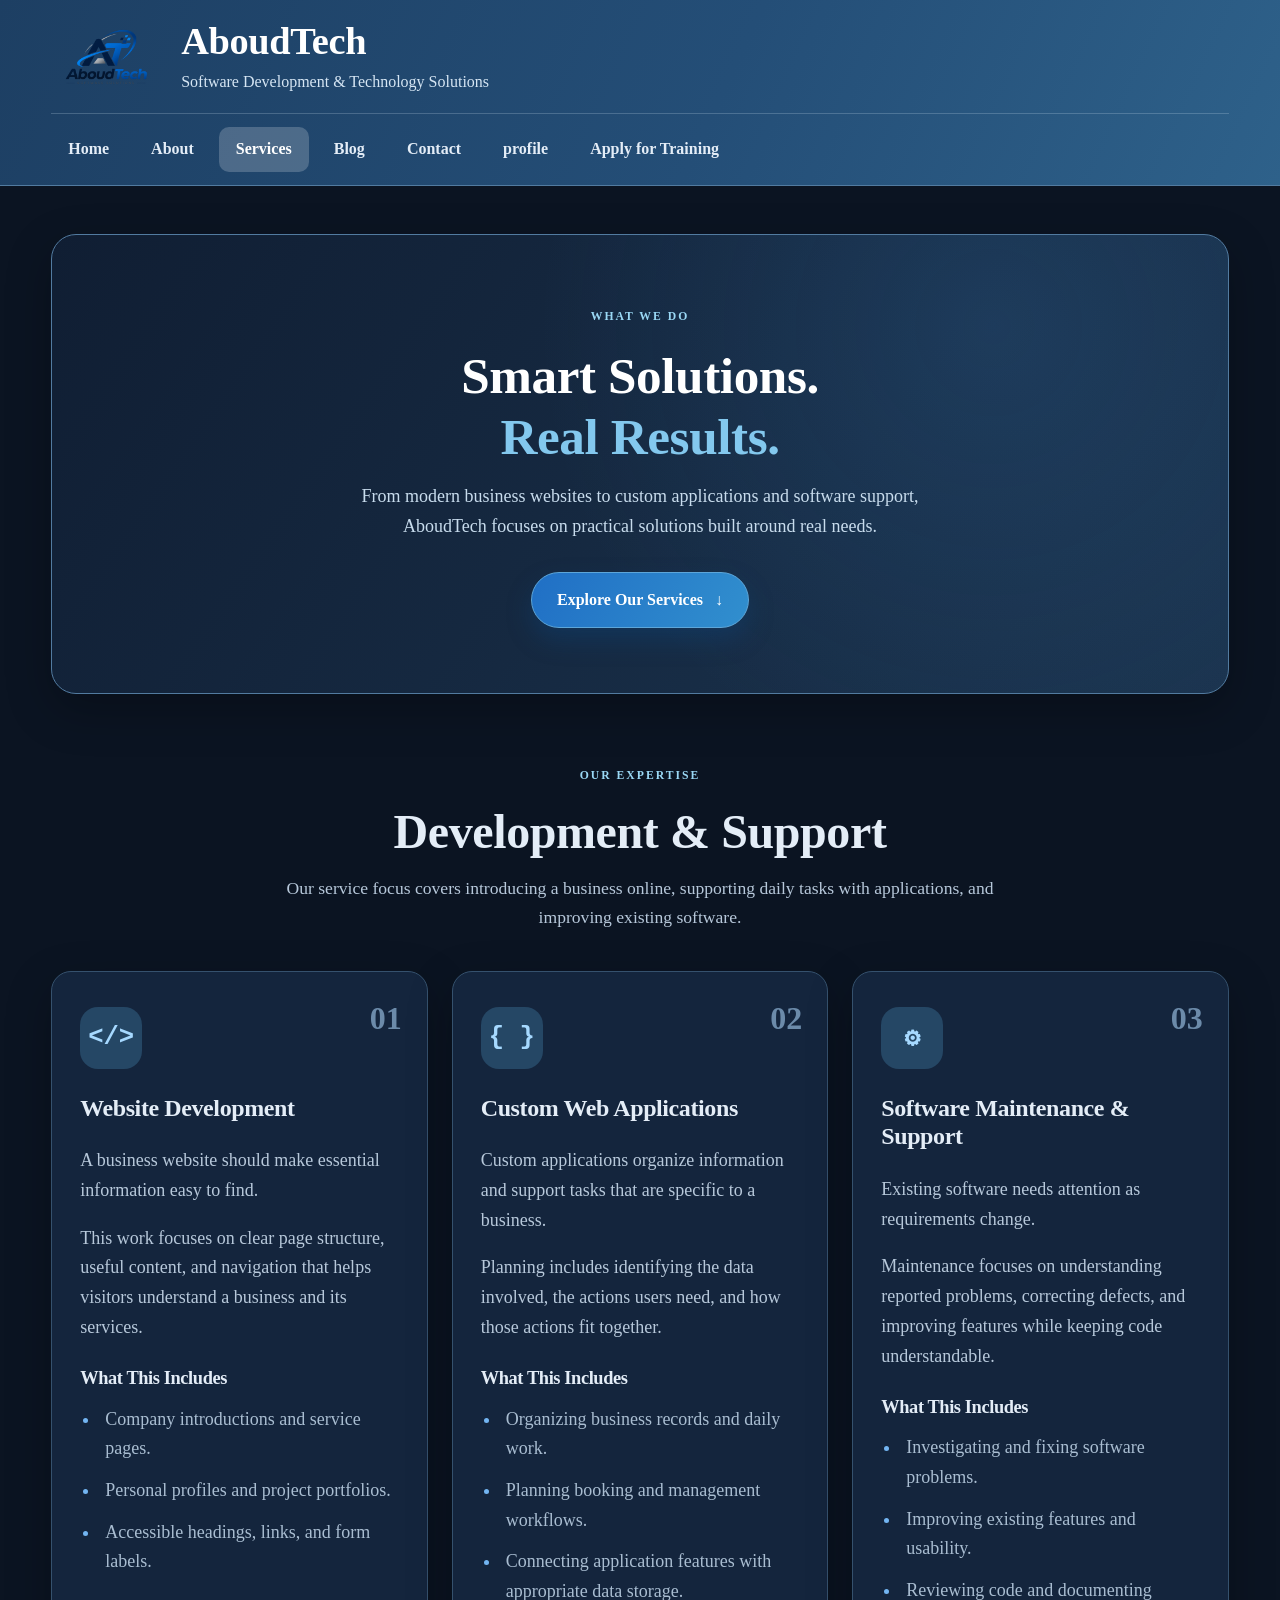
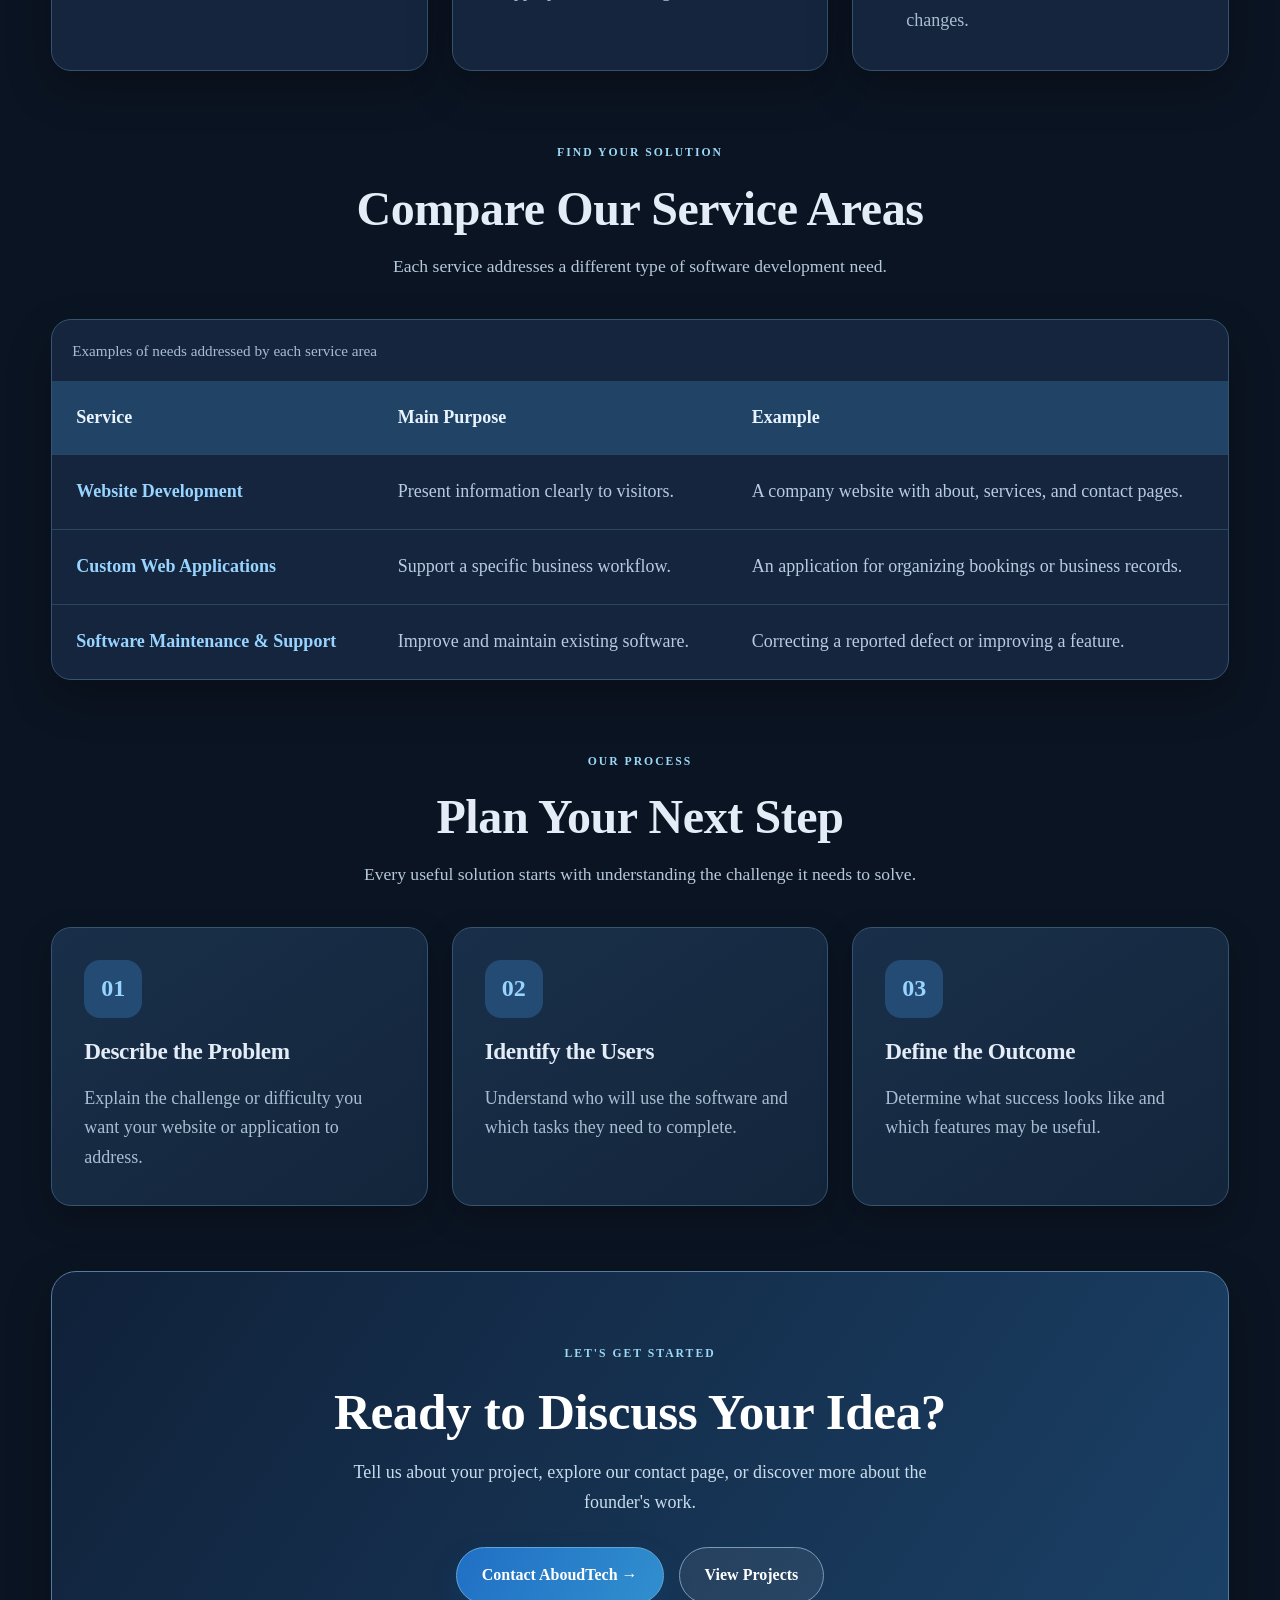
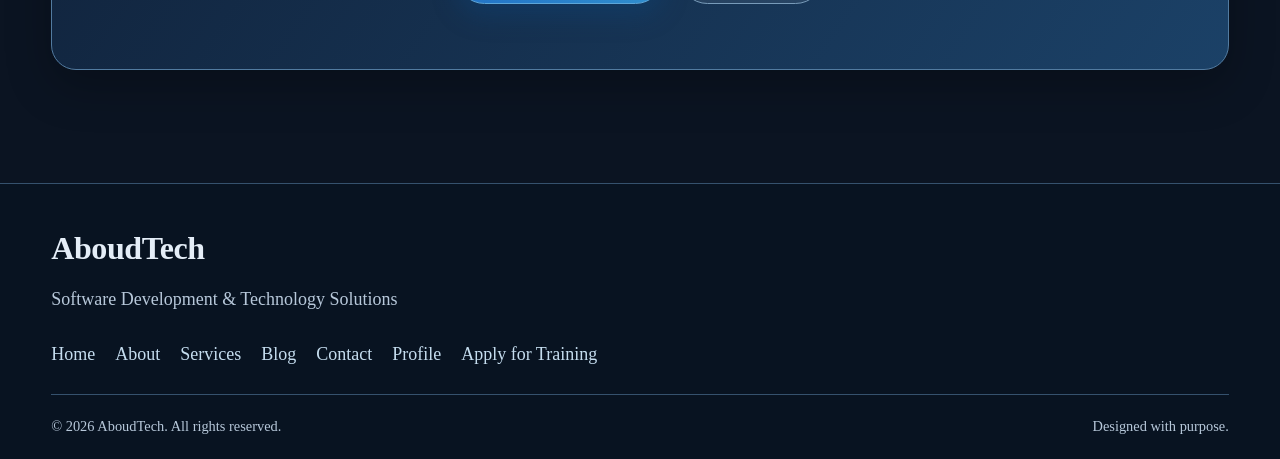
<file: services.html>
<!doctype html>
<html lang="en">
  <head>
    <meta charset="UTF-8" />
    <meta name="viewport" content="width=device-width, initial-scale=1.0" />
    <meta
      name="description"
      content="Explore AboudTech's website development, custom web applications, and software maintenance services."
    />
    <title>Software Development Services | AboudTech</title>
    <link rel="stylesheet" href="assets/css/style.css" />
  </head>

  <body>
    <!-- Header -->
    <header class="site-header">
      <div class="header-container">
        <div class="brand">
          <a href="index.html" class="site-logo" aria-label="AboudTech Home">
            <img
              src="assets/images/aboudtech-logo.png"
              alt="AboudTech logo"
              width="110"
            />
          </a>

          <div class="brand-info">
            <h1>AboudTech</h1>
            <p>Software Development &amp; Technology Solutions</p>
          </div>
        </div>

        <nav aria-label="Main navigation">
          <ul>
            <li><a href="index.html">Home</a></li>
            <li><a href="about.html">About</a></li>
            <li>
              <a href="services.html" aria-current="page">Services</a>
            </li>
            <li><a href="blog.html">Blog</a></li>
            <li><a href="contact.html">Contact</a></li>
            <li><a href="profile.html">profile</a></li>
            <li><a href="application.html">Apply for Training</a></li>
          </ul>
        </nav>
      </div>
    </header>

    <main class="home-main services-page">
      <!-- Page Hero -->
      <section
        class="contact-cta services-hero"
        aria-labelledby="services-title"
      >
        <span class="section-label">WHAT WE DO</span>

        <h2 id="services-title">
          Smart Solutions.
          <span>Real Results.</span>
        </h2>

        <p>
          From modern business websites to custom applications and software
          support, AboudTech focuses on practical solutions built around real
          needs.
        </p>

        <a href="#service-areas" class="btn btn-primary">
          Explore Our Services
          <span aria-hidden="true">&darr;</span>
        </a>
      </section>

      <!-- Services Introduction -->
      <section
        id="service-areas"
        class="services-section"
        aria-labelledby="service-areas-title"
      >
        <div class="section-heading">
          <span class="section-label">OUR EXPERTISE</span>
          <h2 id="service-areas-title">Development &amp; Support</h2>

          <p>
            Our service focus covers introducing a business online, supporting
            daily tasks with applications, and improving existing software.
          </p>
        </div>

        <div class="service-grid">
          <!-- Website Development -->
          <article class="service-card">
            <span class="service-number">01</span>
            <span class="service-icon" aria-hidden="true">&lt;/&gt;</span>

            <h3>Website Development</h3>

            <p>
              A business website should make essential information easy to find.
            </p>

            <p>
              This work focuses on clear page structure, useful content, and
              navigation that helps visitors understand a business and its
              services.
            </p>

            <h4>What This Includes</h4>

            <ul class="service-features">
              <li>Company introductions and service pages.</li>
              <li>Personal profiles and project portfolios.</li>
              <li>Accessible headings, links, and form labels.</li>
            </ul>
          </article>

          <!-- Web Applications -->
          <article class="service-card">
            <span class="service-number">02</span>
            <span class="service-icon" aria-hidden="true">{ }</span>

            <h3>Custom Web Applications</h3>

            <p>
              Custom applications organize information and support tasks that
              are specific to a business.
            </p>

            <p>
              Planning includes identifying the data involved, the actions users
              need, and how those actions fit together.
            </p>

            <h4>What This Includes</h4>

            <ul class="service-features">
              <li>Organizing business records and daily work.</li>
              <li>Planning booking and management workflows.</li>
              <li>
                Connecting application features with appropriate data storage.
              </li>
            </ul>
          </article>

          <!-- Maintenance -->
          <article class="service-card">
            <span class="service-number">03</span>
            <span class="service-icon" aria-hidden="true">&#9881;</span>

            <h3>Software Maintenance &amp; Support</h3>

            <p>Existing software needs attention as requirements change.</p>

            <p>
              Maintenance focuses on understanding reported problems, correcting
              defects, and improving features while keeping code understandable.
            </p>

            <h4>What This Includes</h4>

            <ul class="service-features">
              <li>Investigating and fixing software problems.</li>
              <li>Improving existing features and usability.</li>
              <li>Reviewing code and documenting changes.</li>
            </ul>
          </article>
        </div>
      </section>

      <!-- Comparison Section -->
      <section class="services-comparison" aria-labelledby="comparison-title">
        <div class="section-heading">
          <span class="section-label">FIND YOUR SOLUTION</span>

          <h2 id="comparison-title">Compare Our Service Areas</h2>

          <p>
            Each service addresses a different type of software development
            need.
          </p>
        </div>

        <div class="comparison-table-wrapper">
          <table class="comparison-table">
            <caption>
              Examples of needs addressed by each service area
            </caption>

            <thead>
              <tr>
                <th scope="col">Service</th>
                <th scope="col">Main Purpose</th>
                <th scope="col">Example</th>
              </tr>
            </thead>

            <tbody>
              <tr>
                <th scope="row">Website Development</th>
                <td>Present information clearly to visitors.</td>
                <td>
                  A company website with about, services, and contact pages.
                </td>
              </tr>

              <tr>
                <th scope="row">Custom Web Applications</th>
                <td>Support a specific business workflow.</td>
                <td>
                  An application for organizing bookings or business records.
                </td>
              </tr>

              <tr>
                <th scope="row">Software Maintenance &amp; Support</th>
                <td>Improve and maintain existing software.</td>
                <td>Correcting a reported defect or improving a feature.</td>
              </tr>
            </tbody>
          </table>
        </div>
      </section>

      <!-- Work Approach -->
      <section class="services-process" aria-labelledby="process-title">
        <div class="section-heading">
          <span class="section-label">OUR PROCESS</span>
          <h2 id="process-title">Plan Your Next Step</h2>

          <p>
            Every useful solution starts with understanding the challenge it
            needs to solve.
          </p>
        </div>

        <div class="process-grid">
          <article class="process-card">
            <span class="process-step">01</span>
            <h3>Describe the Problem</h3>
            <p>
              Explain the challenge or difficulty you want your website or
              application to address.
            </p>
          </article>

          <article class="process-card">
            <span class="process-step">02</span>
            <h3>Identify the Users</h3>
            <p>
              Understand who will use the software and which tasks they need to
              complete.
            </p>
          </article>

          <article class="process-card">
            <span class="process-step">03</span>
            <h3>Define the Outcome</h3>
            <p>
              Determine what success looks like and which features may be
              useful.
            </p>
          </article>
        </div>
      </section>

      <!-- Contact CTA -->
      <section
        class="contact-cta services-cta"
        aria-labelledby="services-cta-title"
      >
        <span class="section-label">LET'S GET STARTED</span>

        <h2 id="services-cta-title">Ready to Discuss Your Idea?</h2>

        <p>
          Tell us about your project, explore our contact page, or discover more
          about the founder's work.
        </p>

        <div class="hero-actions services-cta-actions">
          <a href="contact.html" class="btn btn-primary">
            Contact AboudTech &rarr;
          </a>

          <a href="profile.html#projects" class="btn btn-outline">
            View Projects
          </a>
        </div>
      </section>
    </main>

    <!-- Footer -->
    <footer class="site-footer">
      <div class="footer-inner">
        <div class="footer-brand">
          <h2>AboudTech</h2>
          <p>Software Development &amp; Technology Solutions</p>
        </div>

        <nav aria-label="Footer navigation">
          <a href="index.html">Home</a>
          <a href="about.html">About</a>
          <a href="services.html">Services</a>
          <a href="blog.html">Blog</a>
          <a href="contact.html">Contact</a>
          <a href="profile.html">Profile</a>
          <a href="application.html">Apply for Training</a>
        </nav>

        <div class="footer-bottom">
          <p>&copy; 2026 AboudTech. All rights reserved.</p>
          <p>Designed with purpose.</p>
        </div>
      </div>
    </footer>
  </body>
</html>
</file>
<file: assets/css/style.css>
/* AboudTech — Midnight Blue | HTML5 + CSS3 Foundation */
/* One design system; no JavaScript or external CSS framework. */
:root {
  --navy: #0d2342;
  --navy-dark: #0b1422;
  --blue: #318be2;
  --sky: #76b8ed;
  --cyan: #9ad8f5;
  --background: #0b1422;
  --surface: #14253d;
  --surface-soft: #1b344f;
  --surface-raised: #203d5c;
  --text: #e4edf7;
  --muted: #b7c8da;
  --white: #ffffff;
  --border: #35516d;
  --border-strong: #527ba0;
  --radius: 20px;
  --shadow: 0 16px 45px rgba(0, 0, 0, 0.25);
  --shadow-hover: 0 24px 55px rgba(0, 0, 0, 0.36);
}
/* Base */
*,
*::before,
*::after {
  box-sizing: border-box;
}
html {
  scroll-behavior: smooth;
}
body {
  margin: 0;
  font:
    18px/1.65 "Times New Roman",
    Times,
    serif;
  color: var(--text);
  background: var(--background);
}
button,
input,
select,
textarea {
  font: inherit;
}
img {
  display: block;
  max-width: 100%;
}
a {
  color: var(--sky);
  transition:
    color 0.25s ease,
    background-color 0.25s ease,
    transform 0.25s ease;
}
a:hover {
  color: var(--cyan);
}
a:focus-visible,
button:focus-visible,
input:focus-visible,
select:focus-visible,
textarea:focus-visible {
  outline: 3px solid var(--cyan);
  outline-offset: 3px;
}
h1,
h2,
h3,
h4 {
  line-height: 1.2;
  letter-spacing: -0.4px;
}
/* Header: muted deep blue, rather than a bright strip */
body > header {
  padding: 0;
  color: var(--text);
  background: linear-gradient(115deg, #1d3f63, #244e77 56%, #2e618a);
  border-bottom: 1px solid var(--border-strong);
}
.header-container,
.footer-inner {
  width: min(92%, 1200px);
  margin-inline: auto;
}
.brand {
  display: flex;
  align-items: center;
  gap: 20px;
  padding: 18px 0;
}
.site-logo {
  display: inline-flex;
  flex-shrink: 0;
  align-items: center;
}
.site-logo img {
  width: 110px;
  height: auto;
  object-fit: contain;
}
.brand-info h1,
body > header h1 {
  margin: 0;
  color: var(--white);
  font-size: clamp(1.8rem, 3vw, 2.6rem);
}
body > header .brand-info p,
body > header p {
  margin: 5px 0 0;
  color: #d6e6f4;
  font-size: 1rem;
}
body > header nav {
  border-top: 1px solid rgba(214, 230, 244, 0.22);
  padding: 13px 0;
}
body > header nav ul {
  display: flex;
  flex-wrap: wrap;
  align-items: center;
  gap: 8px;
  list-style: none;
  margin: 0;
  padding: 0;
}
body > header nav a {
  display: inline-block;
  padding: 9px 17px;
  border-radius: 10px;
  color: var(--text);
  font-size: 1rem;
  font-weight: bold;
  text-decoration: none;
}
body > header nav a:hover,
body > header nav a:focus-visible {
  background: rgba(255, 255, 255, 0.13);
  color: var(--white);
}
body > header nav a[aria-current="page"] {
  background: rgba(255, 255, 255, 0.2);
  color: var(--white);
}
/* Main and section headings */
main {
  width: min(92%, 1200px);
  margin-inline: auto;
  padding: 48px 0;
}
main > section {
  margin-bottom: 65px;
}
.section-heading {
  max-width: 720px;
  margin: 0 auto 38px;
  text-align: center;
}
.section-label,
.eyebrow {
  display: inline-block;
  font-size: 0.73rem;
  font-weight: bold;
  letter-spacing: 2px;
  text-transform: uppercase;
  color: var(--cyan);
}
.section-heading h2 {
  margin: 14px 0;
  font-size: clamp(2rem, 4vw, 3rem);
  color: var(--text);
}
.section-heading p {
  margin: 0;
  color: var(--muted);
  font-size: 1.1rem;
}
/* Hero banner, grid, buttons and visual */
.hero {
  position: relative;
  display: grid;
  grid-template-columns: 1.15fr 0.85fr;
  align-items: center;
  gap: 36px;
  min-height: 550px;
  padding: clamp(35px, 5vw, 70px);
  overflow: hidden;
  isolation: isolate;
  border: 1px solid var(--border-strong);
  border-radius: 28px;
  color: var(--white);
  background:
    radial-gradient(
      ellipse at 75% 45%,
      rgba(86, 152, 208, 0.18),
      transparent 45%
    ),
    linear-gradient(125deg, #101e32 0%, #183453 58%, #24567c 100%);
  box-shadow: 0 30px 70px rgba(0, 0, 0, 0.3);
}
.hero::before {
  content: "";
  position: absolute;
  inset: 0;
  z-index: -1;
  opacity: 0.17;
  background-image:
    linear-gradient(rgba(255, 255, 255, 0.12) 1px, transparent 1px),
    linear-gradient(90deg, rgba(255, 255, 255, 0.12) 1px, transparent 1px);
  background-size: 45px 45px;
  mask-image: linear-gradient(to right, transparent, black);
}
.hero .eyebrow {
  color: var(--cyan);
}
.hero h2 {
  max-width: 660px;
  margin: 25px 0;
  font-size: clamp(2.6rem, 5vw, 4.5rem);
  line-height: 1.12;
  color: var(--white);
}
.hero h2 span {
  display: block;
  color: #9bd6f8;
}
.hero-content > p {
  max-width: 560px;
  color: #d4e5f4;
  font-size: 1.15rem;
}
.hero-actions {
  display: flex;
  gap: 15px;
  flex-wrap: wrap;
  margin-top: 30px;
}
.btn,
main a.btn {
  display: inline-flex;
  align-items: center;
  justify-content: center;
  gap: 12px;
  padding: 14px 25px;
  border: 1px solid transparent;
  border-radius: 50px;
  font-size: 1rem;
  font-weight: bold;
  text-decoration: none;
  transition:
    transform 0.25s ease,
    box-shadow 0.25s ease,
    background-color 0.25s ease;
}
.btn-primary,
main a.btn-primary {
  color: var(--white);
  background: linear-gradient(120deg, #206fc5, #318fce);
  box-shadow: 0 12px 25px rgba(11, 71, 130, 0.35);
  border-color: #5da6d9;
}
.btn-outline,
main a.btn-outline {
  border-color: #789bb9;
  background: rgba(255, 255, 255, 0.07);
  color: var(--white);
}
.btn:hover,
main a.btn:hover {
  transform: translateY(-3px);
}
.btn-primary:hover,
main a.btn-primary:hover {
  color: var(--white);
  box-shadow: 0 18px 32px rgba(21, 105, 185, 0.42);
}
.btn-outline:hover,
main a.btn-outline:hover {
  color: var(--white);
  background: rgba(255, 255, 255, 0.16);
}
.hero-tags {
  display: flex;
  flex-wrap: wrap;
  gap: 10px;
  margin-top: 35px;
}
.hero-tags span {
  padding: 7px 13px;
  border: 1px solid rgba(205, 232, 252, 0.28);
  border-radius: 50px;
  color: #cfe2f3;
  font-size: 0.85rem;
}
.hero-visual {
  position: relative;
  display: grid;
  place-items: center;
  min-height: 390px;
}
.hero-logo-card {
  position: relative;
  z-index: 2;
  display: grid;
  place-items: center;
  width: min(85%, 360px);
  padding: 0;
  background: transparent;
  border: 0;
  box-shadow: none;
  animation: logo-float 6s ease-in-out infinite;
}
.hero-logo-card img {
  display: block;
  width: 100%;
  height: auto;
  object-fit: contain;
  filter: drop-shadow(0 13px 25px rgba(0, 0, 0, 0.35));
}
.hero-logo-card::before {
  content: "";
  position: absolute;
  inset: -7%;
  z-index: -1;
  border-radius: 50%;
  background: radial-gradient(
    circle,
    rgba(146, 195, 234, 0.22),
    rgba(77, 143, 202, 0.12) 55%,
    transparent 75%
  );
  filter: blur(18px);
}
.orbit {
  position: absolute;
  width: 340px;
  height: 340px;
  max-width: 100%;
  border-radius: 50%;
  border: 1px solid rgba(152, 205, 239, 0.3);
}
.orbit-one {
  animation: orbit-spin 28s linear infinite;
}
.orbit-two {
  width: 390px;
  height: 390px;
  border-style: dashed;
  border-color: rgba(152, 205, 239, 0.23);
  animation: orbit-spin-reverse 36s linear infinite;
}
.floating-card {
  position: absolute;
  z-index: 3;
  display: flex;
  flex-direction: column;
  gap: 3px;
  padding: 13px 18px;
  border: 1px solid #537da3;
  border-radius: 15px;
  background: rgba(27, 52, 79, 0.94);
  box-shadow: 0 15px 35px rgba(0, 0, 0, 0.3);
  color: var(--white);
  backdrop-filter: blur(8px);
}
.floating-card strong {
  font-size: 1rem;
}
.floating-card small {
  font-size: 0.75rem;
  color: #c5ddef;
}
.floating-symbol {
  font-family: monospace;
  font-size: 1.3rem;
  font-weight: bold;
  color: #a4dafa;
}
.floating-one {
  top: 5%;
  right: 0;
  animation: card-float-one 5s ease-in-out infinite;
}
.floating-two {
  bottom: 5%;
  left: 0;
  animation: card-float-two 6s ease-in-out infinite;
}
.hero-content {
  animation: hero-enter 0.9s ease-out both;
}
.hero-visual {
  animation: visual-enter 1.1s ease-out both;
}
/* About and services */
.about-section,
.blog-section {
  padding: 45px 0;
}
.about-content {
  display: grid;
  grid-template-columns: 1.25fr 0.75fr;
  gap: 28px;
  align-items: stretch;
}
.about-description,
.about-highlight,
.service-card,
#services li,
.featured-article {
  border: 1px solid var(--border);
  border-radius: var(--radius);
  background: var(--surface);
  box-shadow: var(--shadow);
}
.about-description,
.about-highlight {
  padding: 38px;
}
.about-description h3 {
  margin-top: 0;
  font-size: 1.8rem;
  color: var(--text);
}
.about-description p,
.service-card p,
#services li p,
.article-content p {
  color: var(--muted);
}
.about-highlight {
  background: linear-gradient(145deg, var(--surface-soft), #1a3049);
  border-color: var(--border-strong);
}
.highlight-icon {
  display: grid;
  place-items: center;
  width: 70px;
  height: 70px;
  margin-bottom: 22px;
  border-radius: 18px;
  background: #10243b;
  color: var(--cyan);
  font-size: 1.7rem;
  font-weight: bold;
}
.about-highlight h3 {
  margin: 0 0 18px;
  color: var(--text);
  font-size: 1.6rem;
}
.about-highlight p {
  padding: 10px 0;
  margin: 0;
  border-bottom: 1px solid var(--border);
}
.text-link {
  color: var(--sky);
  font-weight: bold;
  text-decoration: none;
}
.text-link:hover {
  color: var(--cyan);
}
.service-grid,
#services ul {
  display: grid;
  grid-template-columns: repeat(3, minmax(0, 1fr));
  gap: 24px;
  padding: 0;
  margin: 0;
  list-style: none;
}
.service-card,
#services li {
  position: relative;
  padding: 35px 28px;
  transition:
    transform 0.3s ease,
    box-shadow 0.3s ease,
    border-color 0.3s ease;
}
.service-card:hover,
#services li:hover {
  transform: translateY(-8px);
  border-color: var(--border-strong);
  box-shadow: var(--shadow-hover);
}
.service-number {
  position: absolute;
  top: 20px;
  right: 25px;
  color: #6c8baa;
  font-size: 2rem;
  font-weight: bold;
}
.service-icon {
  display: grid;
  place-items: center;
  width: 62px;
  height: 62px;
  margin-bottom: 25px;
  border-radius: 18px;
  background: #254765;
  color: #a6d9ff;
  font: bold 1.6rem monospace;
}
.service-card h3,
#services li h3 {
  font-size: 1.5rem;
  color: var(--text);
}
.service-card a {
  display: inline-block;
  margin-top: 12px;
  font-weight: bold;
  text-decoration: none;
}
/* Blog, CTA, footer */
.featured-article {
  display: grid;
  grid-template-columns: 0.8fr 1.2fr;
  gap: 0;
  overflow: hidden;
}
.article-illustration {
  display: flex;
  flex-direction: column;
  align-items: center;
  justify-content: center;
  gap: 20px;
  min-height: 300px;
  padding: 35px;
  background: linear-gradient(135deg, #0f2035, #235071);
}
.article-illustration span {
  font: 1.7rem monospace;
  color: #9fdcf8;
}
.article-illustration span:nth-child(2) {
  color: var(--white);
}
.article-content {
  padding: clamp(25px, 4vw, 45px);
}
.article-category {
  color: var(--cyan);
  font-size: 0.75rem;
  font-weight: bold;
  letter-spacing: 2px;
}
.article-content h3 {
  font-size: 2rem;
  color: var(--text);
}
.contact-cta {
  padding: 65px 30px;
  border: 1px solid var(--border-strong);
  border-radius: 25px;
  text-align: center;
  background: linear-gradient(125deg, #152940, #224a6c);
  color: var(--white);
  box-shadow: var(--shadow);
}
.contact-cta .section-label {
  color: var(--cyan);
}
.contact-cta h2 {
  margin: 15px 0;
  font-size: clamp(2rem, 4vw, 3.2rem);
  color: var(--white);
}
.contact-cta p {
  max-width: 600px;
  margin: 0 auto 30px;
  color: #c8dced;
}
body > footer {
  background: #081321;
  color: var(--text);
  padding: 45px 0 20px;
  border-top: 1px solid var(--border);
}
.footer-brand h2 {
  font-size: 2rem;
  margin: 0;
}
.footer-brand p {
  color: var(--muted);
}
body > footer nav {
  display: flex;
  flex-wrap: wrap;
  gap: 20px;
  margin: 25px 0;
}
body > footer a {
  color: #c5ddef;
  text-decoration: none;
}
body > footer a:hover {
  color: var(--cyan);
}
.footer-bottom {
  display: flex;
  justify-content: space-between;
  flex-wrap: wrap;
  gap: 15px;
  border-top: 1px solid var(--border);
  padding-top: 20px;
  color: var(--muted);
  font-size: 0.9rem;
}
.footer-bottom p {
  margin: 0;
}
/* All existing secondary pages, including forms */
main:not(.home-main) > section {
  padding: clamp(25px, 4vw, 45px);
  margin-bottom: 25px;
  border: 1px solid var(--border);
  border-radius: var(--radius);
  background: var(--surface);
  box-shadow: var(--shadow);
}
main:not(.home-main) h2 {
  color: var(--text);
  font-size: clamp(1.7rem, 3vw, 2.5rem);
}
main:not(.home-main) h3 {
  color: var(--text);
}
main:not(.home-main) article {
  margin: 20px 0;
}
main:not(.home-main) a {
  overflow-wrap: anywhere;
}
form {
  max-width: 850px;
}
form label {
  display: inline-block;
  margin: 12px 0 6px;
  font-weight: bold;
  color: var(--text);
}
form input:not([type="checkbox"]):not([type="radio"]),
form select,
form textarea {
  display: block;
  width: 100%;
  max-width: 100%;
  padding: 12px 15px;
  border: 1px solid var(--border-strong);
  border-radius: 10px;
  background: #0d1d30;
  color: var(--text);
  color-scheme: dark;
}
form input::placeholder,
form textarea::placeholder {
  color: #a3b6ca;
  opacity: 1;
}
form textarea {
  min-height: 130px;
  resize: vertical;
}
form fieldset {
  margin: 20px 0;
  padding: 20px;
  border: 1px solid var(--border);
  border-radius: 12px;
}
form legend {
  padding: 0 8px;
  font-weight: bold;
  color: var(--text);
}
form input[type="checkbox"],
form input[type="radio"] {
  accent-color: var(--blue);
}
form button,
form input[type="submit"] {
  padding: 12px 25px;
  border: 1px solid #5da6d9;
  border-radius: 10px;
  background: #216dad;
  color: var(--white);
  font-weight: bold;
  cursor: pointer;
}
form button:hover,
form input[type="submit"]:hover {
  background: #318be2;
}
/* Responsive widths */
@media (min-width: 1440px) {
  .header-container,
  .footer-inner,
  main {
    width: min(90%, 1600px);
  }
  .hero {
    grid-template-columns: minmax(0, 1.1fr) minmax(0, 0.9fr);
    min-height: 640px;
    gap: 65px;
    padding: 75px;
  }
  .hero h2 {
    font-size: clamp(3.5rem, 4vw, 5rem);
  }
  .hero-content > p {
    max-width: 650px;
    font-size: 1.2rem;
  }
  .hero-visual {
    min-height: 480px;
  }
  .hero-logo-card {
    width: min(78%, 440px);
  }
  .orbit-one {
    width: 430px;
    height: 430px;
  }
  .orbit-two {
    width: 490px;
    height: 490px;
  }
  .floating-one {
    top: 2%;
    right: 0;
  }
  .floating-two {
    bottom: 2%;
    left: 0;
  }
}
@media (min-width: 1920px) {
  .hero {
    min-height: 700px;
  }
  .hero h2 {
    font-size: 5.2rem;
  }
}
@media (max-width: 950px) {
  .hero {
    grid-template-columns: 1fr;
    gap: 30px;
  }
  .hero-visual {
    min-height: 330px;
  }
  .about-content,
  .featured-article {
    grid-template-columns: 1fr;
  }
  .service-grid,
  #services ul {
    grid-template-columns: repeat(2, minmax(0, 1fr));
  }
}
@media (max-width: 600px) {
  body {
    font-size: 16px;
  }
  .brand {
    gap: 12px;
  }
  .site-logo img {
    width: 75px;
  }
  .brand-info h1 {
    font-size: 1.6rem;
  }
  body > header .brand-info p {
    font-size: 0.8rem;
  }
  body > header nav a {
    padding: 8px 10px;
  }
  main {
    width: 94%;
    padding: 25px 0;
  }
  .hero {
    padding: 38px 22px;
    border-radius: 20px;
  }
  .hero h2 {
    font-size: clamp(2.1rem, 9vw, 2.7rem);
  }
  .hero-visual {
    min-height: 290px;
  }
  .hero-logo-card {
    width: 65%;
  }
  .orbit-one {
    width: 250px;
    height: 250px;
  }
  .orbit-two {
    width: 280px;
    height: 280px;
  }
  .floating-card {
    padding: 8px 11px;
  }
  .floating-card strong {
    font-size: 0.8rem;
  }
  .floating-card small {
    font-size: 0.65rem;
  }
  .about-description,
  .about-highlight {
    padding: 25px;
  }
  .service-grid,
  #services ul {
    grid-template-columns: 1fr;
  }
  .article-illustration {
    min-height: 220px;
  }
  .contact-cta {
    padding: 45px 20px;
  }
}
/* Motion */
@keyframes logo-float {
  0%,
  100% {
    transform: translateY(0);
  }
  50% {
    transform: translateY(-14px);
  }
}
@keyframes orbit-spin {
  from {
    transform: rotate(0);
  }
  to {
    transform: rotate(360deg);
  }
}
@keyframes orbit-spin-reverse {
  from {
    transform: rotate(360deg);
  }
  to {
    transform: rotate(0);
  }
}
@keyframes card-float-one {
  0%,
  100% {
    transform: translateY(0);
  }
  50% {
    transform: translateY(-12px);
  }
}
@keyframes card-float-two {
  0%,
  100% {
    transform: translateY(0);
  }
  50% {
    transform: translateY(10px);
  }
}
@keyframes hero-enter {
  from {
    opacity: 0;
    transform: translateY(24px);
  }
  to {
    opacity: 1;
    transform: translateY(0);
  }
}
@keyframes visual-enter {
  from {
    opacity: 0;
    transform: scale(0.94);
  }
  to {
    opacity: 1;
    transform: scale(1);
  }
}
@media (prefers-reduced-motion: reduce) {
  *,
  *::before,
  *::after {
    scroll-behavior: auto !important;
    animation-duration: 0.01ms !important;
    animation-iteration-count: 1 !important;
    transition-duration: 0.01ms !important;
  }
}
/* ==================================
   About Page
   ================================== */
.about-page-hero {
  position: relative;
  overflow: hidden;
  background:
    radial-gradient(
      circle at 85% 15%,
      rgba(115, 181, 242, 0.12),
      transparent 40%
    ),
    linear-gradient(125deg, #101e33, #1b344f);
}
.about-page-hero h2 {
  max-width: 820px;
  margin-left: auto;
  margin-right: auto;
}
.about-page-actions {
  justify-content: center;
}
.about-page .service-card {
  height: 100%;
}
.about-page .article-illustration {
  background: linear-gradient(135deg, #13263e, #25466a);
}
.about-page .article-illustration span {
  overflow-wrap: anywhere;
}
@media (max-width: 600px) {
  .about-page-hero {
    padding: 45px 22px;
  }
  .about-page-actions .btn {
    width: 100%;
  }
}
/* ======================================
   SERVICES PAGE — MIDNIGHT BLUE
   ====================================== */
/* Hero */
.services-hero {
  position: relative;
  overflow: hidden;
  background:
    radial-gradient(
      circle at 80% 20%,
      rgba(63, 142, 215, 0.15),
      transparent 45%
    ),
    linear-gradient(125deg, #101e33, #1b344f);
}
.services-hero h2 {
  max-width: 800px;
  margin-left: auto;
  margin-right: auto;
}
.services-hero h2 span {
  display: block;
  color: #83c8ee;
}
/* Service features */
.services-page .service-card {
  min-width: 0;
}
.service-card h4 {
  margin: 25px 0 15px;
  font-size: 1.15rem;
  color: #e4edf7;
}
.service-features {
  display: flex;
  flex-direction: column;
  gap: 12px;
  padding-left: 20px;
  margin: 0;
  color: #a9bdd1;
}
.service-features li {
  padding-left: 5px;
}
.service-features li::marker {
  color: #73b5f2;
}
/* Comparison table */
.comparison-table-wrapper {
  width: 100%;
  overflow-x: auto;
  border: 1px solid #355470;
  border-radius: 20px;
  background: #14253d;
  box-shadow: 0 18px 45px rgba(0, 0, 0, 0.24);
}
.comparison-table {
  width: 100%;
  min-width: 650px;
  border-collapse: collapse;
  color: #e4edf7;
}
.comparison-table caption {
  padding: 18px 20px;
  color: #a9bdd1;
  font-size: 0.95rem;
  text-align: left;
  caption-side: top;
}
.comparison-table thead {
  background: #214466;
}
.comparison-table th,
.comparison-table td {
  padding: 22px 24px;
  text-align: left;
  vertical-align: top;
  border-bottom: 1px solid #2c455f;
}
.comparison-table thead th {
  color: #eaf4ff;
  font-weight: bold;
}
.comparison-table tbody th {
  color: #98d4ff;
  font-weight: bold;
}
.comparison-table tbody td {
  color: #b8cbe0;
}
.comparison-table tbody tr {
  transition: background-color 0.25s ease;
}
.comparison-table tbody tr:hover {
  background: #1d3b59;
}
.comparison-table tbody tr:last-child th,
.comparison-table tbody tr:last-child td {
  border-bottom: 0;
}
/* Process section */
.process-grid {
  display: grid;
  grid-template-columns: repeat(3, minmax(0, 1fr));
  gap: 24px;
}
.process-card {
  position: relative;
  padding: 32px;
  border: 1px solid #355470;
  border-radius: 20px;
  background: linear-gradient(145deg, #192f49, #13253b);
  box-shadow: 0 12px 32px rgba(0, 0, 0, 0.22);
  transition:
    transform 0.3s ease,
    border-color 0.3s ease,
    box-shadow 0.3s ease;
}
.process-card:hover {
  transform: translateY(-7px);
  border-color: #639fce;
  box-shadow: 0 20px 45px rgba(0, 0, 0, 0.28);
}
.process-step {
  display: inline-flex;
  align-items: center;
  justify-content: center;
  width: 58px;
  height: 58px;
  margin-bottom: 20px;
  border-radius: 16px;
  color: #98d4ff;
  background: #244b73;
  font-size: 1.5rem;
  font-weight: bold;
}
.process-card h3 {
  margin: 0 0 14px;
  color: #e4edf7;
  font-size: 1.45rem;
}
.process-card p {
  margin-bottom: 0;
  color: #a9bdd1;
}
/* Contact CTA */
.services-cta {
  background: linear-gradient(125deg, #102139, #1b4167);
}
.services-cta-actions {
  justify-content: center;
}
/* Tablet */
@media (max-width: 950px) {
  .process-grid {
    grid-template-columns: repeat(2, minmax(0, 1fr));
  }
}
/* Mobile */
@media (max-width: 600px) {
  .services-hero,
  .services-cta {
    padding: 45px 22px;
  }
  .process-grid {
    grid-template-columns: 1fr;
  }
  .process-card {
    padding: 25px;
  }
  .services-cta-actions .btn {
    width: 100%;
  }
  .comparison-table th,
  .comparison-table td {
    padding: 15px;
  }
}
@media (prefers-reduced-motion: reduce) {
  .process-card,
  .comparison-table tbody tr {
    transition: none;
  }
}
/* ======================================
   BLOG PAGE — ABOUDTECH MIDNIGHT BLUE
   ====================================== */
/* Hero */
.blog-hero {
  position: relative;
  overflow: hidden;
  background:
    radial-gradient(
      circle at 80% 20%,
      rgba(72, 151, 224, 0.16),
      transparent 45%
    ),
    linear-gradient(125deg, #101e33, #1b344f);
}
.blog-hero h2 {
  max-width: 850px;
  margin-left: auto;
  margin-right: auto;
}
/* Topic navigation */
.blog-topic-nav {
  display: grid;
  grid-template-columns: repeat(3, minmax(0, 1fr));
  gap: 20px;
}
.blog-topic-link {
  display: flex;
  align-items: center;
  gap: 15px;
  padding: 22px;
  color: #e4edf7;
  text-decoration: none;
  border: 1px solid #355470;
  border-radius: 16px;
  background: linear-gradient(145deg, #192f49, #13263e);
  box-shadow: 0 12px 28px rgba(0, 0, 0, 0.2);
  transition:
    transform 0.3s ease,
    border-color 0.3s ease,
    box-shadow 0.3s ease;
}
.blog-topic-link:hover,
.blog-topic-link:focus-visible {
  color: #ffffff;
  transform: translateY(-5px);
  border-color: #6eabda;
  box-shadow: 0 20px 35px rgba(0, 0, 0, 0.3);
}
.topic-number {
  color: #83c8ee;
  font-weight: bold;
  font-size: 1.3rem;
}
.blog-topic-link span:last-child {
  margin-left: auto;
  color: #83c8ee;
}
/* Article cards */
.blog-article-card {
  display: grid;
  grid-template-columns: minmax(0, 0.65fr) minmax(0, 1.35fr);
  overflow: hidden;
  margin-bottom: 30px;
  border: 1px solid #355470;
  border-radius: 22px;
  background: #14253d;
  box-shadow: 0 15px 38px rgba(0, 0, 0, 0.25);
  transition:
    transform 0.3s ease,
    border-color 0.3s ease,
    box-shadow 0.3s ease;
  scroll-margin-top: 25px;
}
.blog-article-card:hover {
  transform: translateY(-5px);
  border-color: #4e86b5;
  box-shadow: 0 22px 48px rgba(0, 0, 0, 0.33);
}
.blog-article-visual {
  display: flex;
  flex-direction: column;
  align-items: center;
  justify-content: center;
  gap: 22px;
  padding: 35px;
  background:
    radial-gradient(
      circle at 50% 50%,
      rgba(67, 158, 232, 0.18),
      transparent 60%
    ),
    linear-gradient(135deg, #11223b, #244c74);
  border-right: 1px solid #355470;
  text-align: center;
}
.blog-code-tag,
.blog-code-large {
  font-family: monospace;
  overflow-wrap: anywhere;
}
.blog-code-tag {
  font-size: 1.1rem;
  color: #89c6f0;
}
.blog-code-large {
  font-size: clamp(1.4rem, 2.5vw, 2.2rem);
  font-weight: bold;
  color: #e4edf7;
  text-shadow: 0 0 28px rgba(111, 197, 255, 0.22);
}
.blog-article-content {
  padding: clamp(28px, 4vw, 45px);
}
.blog-article-content h3 {
  margin: 15px 0 20px;
  font-size: clamp(1.7rem, 3vw, 2.2rem);
  color: #e4edf7;
}
.blog-article-content p {
  color: #a9bdd1;
  line-height: 1.8;
}
.blog-article-content code {
  padding: 3px 7px;
  border-radius: 6px;
  background: #234466;
  color: #98d4ff;
}
.blog-read-link {
  display: inline-block;
  margin-top: 15px;
  color: #91cfff;
  font-weight: bold;
  text-decoration: none;
}
.blog-read-link:hover {
  color: #ffffff;
}
/* CTA */
.blog-cta {
  background: linear-gradient(125deg, #102139, #1b4167);
}
.blog-cta-actions {
  justify-content: center;
}
/* Tablet */
@media (max-width: 950px) {
  .blog-topic-nav {
    grid-template-columns: 1fr;
  }
  .blog-article-card {
    grid-template-columns: 1fr;
  }
  .blog-article-visual {
    min-height: 210px;
    border-right: 0;
    border-bottom: 1px solid #355470;
  }
}
/* Mobile */
@media (max-width: 600px) {
  .blog-hero,
  .blog-cta {
    padding: 45px 22px;
  }
  .blog-article-content {
    padding: 25px;
  }
  .blog-cta-actions .btn {
    width: 100%;
  }
}
@media (prefers-reduced-motion: reduce) {
  .blog-topic-link,
  .blog-article-card {
    transition: none;
  }
}
/* ======================================
   CONTACT PAGE — MIDNIGHT BLUE
   ====================================== */
.contact-page-hero {
  background:
    radial-gradient(
      circle at 80% 20%,
      rgba(89, 170, 238, 0.13),
      transparent 45%
    ),
    linear-gradient(125deg, #101e33, #1b344f);
}
.contact-page-hero h2 {
  max-width: 850px;
  margin-inline: auto;
}
/* Main contact layout */
.contact-layout {
  display: grid;
  grid-template-columns: minmax(0, 0.8fr) minmax(0, 1.2fr);
  gap: 28px;
  align-items: start;
}
.contact-sidebar {
  display: grid;
  gap: 20px;
}
.contact-info-card {
  padding: 28px;
  border: 1px solid #355470;
  border-radius: 20px;
  background: linear-gradient(145deg, #1a344f, #13263e);
  box-shadow: 0 12px 32px rgba(0, 0, 0, 0.2);
  transition:
    transform 0.3s ease,
    border-color 0.3s ease;
}
.contact-info-card:hover {
  transform: translateY(-5px);
  border-color: #619bc9;
}
.contact-card-icon {
  display: grid;
  place-items: center;
  width: 58px;
  height: 58px;
  margin-bottom: 18px;
  border-radius: 16px;
  background: #244b73;
  color: #91d4ff;
  font-family: monospace;
  font-weight: bold;
  font-size: 1.3rem;
}
.contact-info-card h3 {
  color: #e4edf7;
  margin: 0 0 12px;
  font-size: 1.5rem;
}
.contact-info-card p {
  color: #a9bdd1;
  margin: 0 0 15px;
}
.contact-info-link {
  color: #91cfff;
  font-weight: bold;
  text-decoration: none;
  overflow-wrap: anywhere;
}
.contact-info-link:hover {
  color: #ffffff;
}
/* Form panel */
.contact-form-panel {
  min-width: 0;
  padding: clamp(24px, 4vw, 42px);
  border: 1px solid #355470;
  border-radius: 22px;
  background: #14253d;
  box-shadow: 0 20px 48px rgba(0, 0, 0, 0.25);
  scroll-margin-top: 24px;
}
.contact-form-heading h3 {
  margin: 12px 0 15px;
  color: #e4edf7;
  font-size: clamp(1.8rem, 3vw, 2.5rem);
}
.contact-form-heading p {
  color: #a9bdd1;
}
.contact-form-notice {
  margin: 22px 0;
  padding: 18px 20px;
  border: 1px solid #426481;
  border-left: 4px solid #73b5f2;
  border-radius: 12px;
  background: #1b344f;
}
.contact-form-notice strong {
  color: #a5d9ff;
}
.contact-form-notice p {
  margin: 8px 0 0;
  color: #c7d9e9;
  font-size: 0.95rem;
}
.required-note {
  color: #b6cadb;
  font-size: 0.95rem;
}
/* Form groups */
.contact-page .contact-fieldset {
  margin: 25px 0;
  padding: 24px;
  border: 1px solid #355470;
  border-radius: 16px;
  min-width: 0;
}
.contact-page .contact-fieldset legend {
  padding: 0 10px;
  color: #e4edf7;
  font-size: 1.2rem;
}
.contact-page .form-field {
  margin-bottom: 22px;
}
.contact-page .form-field:last-child {
  margin-bottom: 0;
}
.contact-page .form-field label {
  display: block;
  margin: 0 0 8px;
  color: #e4edf7;
  font-weight: bold;
}
.contact-page .form-field label span {
  color: #a9bdd1;
  font-size: 0.85rem;
  font-weight: normal;
}
/* Inputs */
.contact-page form input:not([type="radio"]):not([type="checkbox"]),
.contact-page form textarea {
  display: block;
  width: 100%;
  padding: 14px 16px;
  border: 1px solid #426481;
  border-radius: 11px;
  background: #0e2036;
  color: #e4edf7;
  font: inherit;
  transition:
    border-color 0.25s ease,
    box-shadow 0.25s ease;
}
.contact-page form input::placeholder,
.contact-page form textarea::placeholder {
  color: #91a8c0;
}
.contact-page form input:focus-visible,
.contact-page form textarea:focus-visible {
  outline: none;
  border-color: #82c9f6;
  box-shadow: 0 0 0 3px rgba(80, 170, 240, 0.18);
}
.contact-page form textarea {
  min-height: 150px;
  resize: vertical;
}
.contact-page .form-field small {
  display: block;
  margin-top: 8px;
  color: #a9bdd1;
}
/* Radio and checkbox */
.contact-choice,
.contact-agreement {
  display: flex;
  align-items: flex-start;
  gap: 12px;
}
.contact-choice {
  margin: 12px 0;
}
.contact-agreement {
  padding: 18px;
  margin: 20px 0 26px;
  border: 1px solid #355470;
  border-radius: 12px;
  background: #1b344f;
}
.contact-page form input[type="radio"],
.contact-page form input[type="checkbox"] {
  flex: 0 0 auto;
  width: 18px;
  height: 18px;
  margin: 5px 0 0;
  accent-color: #318be2;
}
.contact-choice label,
.contact-agreement label {
  margin: 0;
  color: #d4e3f0;
  cursor: pointer;
}
/* Submit button */
.contact-page .contact-submit-btn {
  display: inline-flex;
  align-items: center;
  justify-content: center;
  gap: 14px;
  width: 100%;
  padding: 15px 26px;
  border: 1px solid #70c2f2;
  border-radius: 50px;
  background: linear-gradient(135deg, #2079dc, #278cce);
  color: #ffffff;
  font-size: 1.05rem;
  font-weight: bold;
  cursor: pointer;
  box-shadow: 0 12px 25px rgba(22, 113, 217, 0.22);
  transition:
    transform 0.25s ease,
    box-shadow 0.25s ease;
}
.contact-page .contact-submit-btn:hover {
  transform: translateY(-3px);
  box-shadow: 0 17px 32px rgba(22, 113, 217, 0.36);
}
.contact-cta-actions {
  justify-content: center;
}
.contact-bottom-cta {
  background: linear-gradient(125deg, #102139, #1b4167);
}
/* Responsive */
@media (max-width: 950px) {
  .contact-layout {
    grid-template-columns: 1fr;
  }
  .contact-sidebar {
    grid-template-columns: repeat(2, minmax(0, 1fr));
  }
}
@media (max-width: 600px) {
  .contact-sidebar {
    grid-template-columns: 1fr;
  }
  .contact-page-hero,
  .contact-bottom-cta {
    padding: 45px 22px;
  }
  .contact-page .contact-fieldset {
    padding: 16px;
  }
  .contact-cta-actions .btn {
    width: 100%;
  }
}
@media (prefers-reduced-motion: reduce) {
  .contact-info-card,
  .contact-page form input,
  .contact-page form textarea,
  .contact-page .contact-submit-btn {
    transition: none;
  }
}
/* =========================================
   PROFILE PAGE — ABOUDTECH MIDNIGHT BLUE
   ========================================= */
.profile-page {
  --profile-bg: #14253d;
  --profile-raised: #1b344f;
  --profile-border: #355470;
  --profile-text: #e4edf7;
  --profile-muted: #a9bdd1;
  --profile-accent: #83c8ee;
}
/* Personal Hero */
.profile-hero {
  display: grid;
  grid-template-columns: minmax(0, 1.2fr) minmax(0, 0.8fr);
  align-items: center;
  gap: 50px;
  padding: clamp(35px, 5vw, 75px);
  border: 1px solid var(--profile-border);
  border-radius: 28px;
  overflow: hidden;
  background:
    radial-gradient(
      circle at 80% 25%,
      rgba(80, 155, 220, 0.15),
      transparent 45%
    ),
    linear-gradient(125deg, #101e33, #1b344f);
  box-shadow: 0 25px 60px rgba(0, 0, 0, 0.25);
}
.profile-hero-content h2 {
  margin: 18px 0 24px;
  font-size: clamp(2.6rem, 4.8vw, 4.8rem);
  color: var(--profile-text);
}
.profile-hero-content h2 span {
  display: block;
  color: var(--profile-accent);
}
.profile-hero-content p {
  color: var(--profile-muted);
  font-size: 1.08rem;
}
.profile-hero-content .profile-role {
  font-size: 1.12rem;
  font-weight: bold;
  color: #c2ddf5;
}
.profile-hero-content .profile-intro {
  color: var(--profile-text);
}
/* Profile Visual */
.profile-visual {
  display: flex;
  flex-direction: column;
  align-items: center;
  justify-content: center;
  gap: 18px;
  min-width: 0;
  margin: 0;
  text-align: center;
}
.profile-avatar {
  display: grid;
  place-items: center;
  width: min(100%, 300px);
  aspect-ratio: 1;
  border: 2px solid #4d82ae;
  border-radius: 50%;
  background: radial-gradient(circle at 35% 30%, #345e85, #142c49 65%, #0c1b2f);
  box-shadow:
    0 0 0 14px rgba(115, 181, 242, 0.06),
    0 0 55px rgba(62, 142, 210, 0.18);
  animation: profile-avatar-float 6s ease-in-out infinite;
}
.profile-avatar span {
  font-size: clamp(4rem, 8vw, 7rem);
  font-weight: bold;
  letter-spacing: -5px;
  color: #a6ddff;
  text-shadow: 0 0 25px rgba(116, 191, 242, 0.25);
}
.profile-visual-label {
  display: flex;
  flex-direction: column;
  gap: 4px;
}
.profile-visual-label strong {
  color: var(--profile-text);
  font-size: 1.5rem;
}
.profile-visual-label span,
.profile-visual figcaption {
  color: var(--profile-muted);
  font-size: 0.9rem;
}
.profile-visual figcaption {
  max-width: 260px;
}
/* Section Navigation */
.profile-section-nav {
  display: flex;
  justify-content: center;
  flex-wrap: wrap;
  gap: 10px;
  padding: 15px;
  margin: -30px 0 60px;
  position: relative;
  z-index: 2;
  border: 1px solid var(--profile-border);
  border-radius: 18px;
  background: #14253d;
  box-shadow: 0 15px 35px rgba(0, 0, 0, 0.25);
}
.profile-section-nav a {
  padding: 9px 15px;
  border-radius: 10px;
  color: var(--profile-muted);
  text-decoration: none;
  font-weight: bold;
}
.profile-section-nav a:hover,
.profile-section-nav a:focus-visible {
  background: #244b73;
  color: white;
}
.profile-page section[id] {
  scroll-margin-top: 25px;
}
/* Reusable profile cards */
.profile-info-card,
.profile-skill-group,
.profile-project-card,
.profile-goals-intro {
  border: 1px solid var(--profile-border);
  border-radius: 20px;
  background: linear-gradient(145deg, #1a344f, #13263e);
  box-shadow: 0 12px 35px rgba(0, 0, 0, 0.2);
}
.profile-info-card,
.profile-skill-group,
.profile-project-card {
  transition:
    transform 0.3s ease,
    border-color 0.3s ease,
    box-shadow 0.3s ease;
}
.profile-info-card:hover,
.profile-skill-group:hover,
.profile-project-card:hover {
  transform: translateY(-6px);
  border-color: #609ac8;
  box-shadow: 0 20px 45px rgba(0, 0, 0, 0.3);
}
.profile-page .profile-section {
  margin-bottom: 80px;
}
.profile-two-column {
  display: grid;
  grid-template-columns: repeat(2, minmax(0, 1fr));
  gap: 24px;
}
.profile-info-card {
  padding: 35px;
}
.profile-card-symbol,
.profile-skill-icon {
  display: grid;
  place-items: center;
  width: 65px;
  height: 65px;
  margin-bottom: 22px;
  border-radius: 17px;
  background: #244b73;
  color: var(--profile-accent);
  font-family: monospace;
  font-size: 1.2rem;
  font-weight: bold;
}
.profile-info-card h3,
.profile-skill-group h3,
.profile-project-card h3,
.profile-goals-intro h3 {
  color: var(--profile-text);
  font-size: 1.55rem;
}
.profile-info-card p,
.profile-project-card p,
.profile-goals-intro p {
  color: var(--profile-muted);
}
/* Skills */
.profile-skills-grid {
  display: grid;
  grid-template-columns: repeat(4, minmax(0, 1fr));
  gap: 20px;
}
.profile-skill-group {
  min-width: 0;
  padding: 28px;
}
.profile-skill-group h3 {
  font-size: 1.35rem;
}
.profile-skill-list {
  display: flex;
  flex-wrap: wrap;
  gap: 10px;
  margin: 20px 0 0;
  padding: 0;
  list-style: none;
}
.profile-skill-list li {
  padding: 7px 11px;
  border: 1px solid #365b7d;
  border-radius: 30px;
  background: #203d5d;
  color: #c7deef;
  font-size: 0.9rem;
}
/* Projects */
.profile-project-grid {
  display: grid;
  grid-template-columns: repeat(3, minmax(0, 1fr));
  gap: 24px;
}
.profile-project-card {
  position: relative;
  display: flex;
  flex-direction: column;
  min-width: 0;
  padding: 35px 28px;
}
.profile-project-number {
  position: absolute;
  top: 18px;
  right: 25px;
  color: #6688a7;
  font-size: 1.8rem;
  font-weight: bold;
}
.profile-project-category {
  display: inline-block;
  margin: 30px 0 10px;
  color: var(--profile-accent);
  font-family: Arial, sans-serif;
  font-size: 0.72rem;
  font-weight: bold;
  letter-spacing: 1.5px;
}
.profile-project-card h3 {
  margin: 10px 0 15px;
}
.profile-project-card p {
  flex: 1;
}
.profile-project-link {
  display: inline-block;
  margin-top: 15px;
  color: #98d4ff;
  font-weight: bold;
  text-decoration: none;
}
.profile-project-link:hover {
  color: white;
}
/* Career Goals */
.profile-goals-layout {
  display: grid;
  grid-template-columns: 1fr 1fr;
  gap: 25px;
}
.profile-goals-intro {
  padding: 35px;
}
.profile-goals-intro h3 {
  margin-top: 0;
}
.profile-goals-list {
  display: flex;
  flex-direction: column;
  justify-content: center;
  gap: 15px;
  margin: 0;
  padding: 30px 35px 30px 55px;
  border: 1px solid var(--profile-border);
  border-radius: 20px;
  background: #14253d;
  color: var(--profile-text);
}
.profile-goals-list li {
  padding-left: 8px;
}
.profile-goals-list li::marker {
  color: var(--profile-accent);
}
/* Contact CTA */
.profile-contact {
  background: linear-gradient(125deg, #102139, #1b4167);
}
.profile-contact-actions {
  justify-content: center;
}
/* Animation */
@keyframes profile-avatar-float {
  0%,
  100% {
    transform: translateY(0);
  }
  50% {
    transform: translateY(-12px);
  }
}
/* Tablet */
@media (max-width: 1100px) {
  .profile-skills-grid {
    grid-template-columns: repeat(2, minmax(0, 1fr));
  }
  .profile-project-grid {
    grid-template-columns: repeat(2, minmax(0, 1fr));
  }
}
@media (max-width: 850px) {
  .profile-hero {
    grid-template-columns: 1fr;
  }
  .profile-two-column,
  .profile-goals-layout {
    grid-template-columns: 1fr;
  }
  .profile-section-nav {
    margin-top: -15px;
  }
}
/* Mobile */
@media (max-width: 600px) {
  .profile-hero {
    padding: 35px 22px;
  }
  .profile-avatar {
    max-width: 220px;
  }
  .profile-section-nav {
    justify-content: flex-start;
    gap: 5px;
  }
  .profile-section-nav a {
    padding: 8px 10px;
    font-size: 0.9rem;
  }
  .profile-skills-grid,
  .profile-project-grid {
    grid-template-columns: 1fr;
  }
  .profile-info-card,
  .profile-skill-group,
  .profile-project-card,
  .profile-goals-intro {
    padding: 25px;
  }
  .profile-contact-actions .btn {
    width: 100%;
  }
  .profile-goals-list {
    padding: 25px 25px 25px 45px;
  }
}
/* Accessibility */
@media (prefers-reduced-motion: reduce) {
  .profile-avatar {
    animation: none;
  }
  .profile-info-card,
  .profile-skill-group,
  .profile-project-card {
    transition: none;
  }
}
/* ==========================================
   APPLICATION PAGE — ABOUDTECH MIDNIGHT
   ========================================== */
.application-page {
  --app-surface: #14253d;
  --app-raised: #1b344f;
  --app-field: #0e2036;
  --app-border: #355470;
  --app-text: #e4edf7;
  --app-muted: #a9bdd1;
  --app-accent: #83c8ee;
}
/* Hero */
.application-hero {
  background:
    radial-gradient(
      circle at 80% 20%,
      rgba(83, 155, 223, 0.15),
      transparent 45%
    ),
    linear-gradient(125deg, #101e33, #1b344f);
}
.application-hero h2 span {
  display: block;
  color: var(--app-accent);
}
/* Information and notices */
.application-notice {
  padding: 24px 28px;
  margin-bottom: 26px;
  background: #1b344f;
  border: 1px solid #426481;
  border-left: 4px solid var(--app-accent);
  border-radius: 16px;
}
.application-notice strong {
  color: var(--app-accent);
  font-size: 1.2rem;
}
.application-notice p,
.application-small-note {
  color: var(--app-muted);
}
.application-info-grid {
  display: grid;
  grid-template-columns: repeat(3, minmax(0, 1fr));
  gap: 22px;
}
.application-info-card {
  min-width: 0;
  padding: 28px;
  background: linear-gradient(145deg, #1a344f, #13263e);
  border: 1px solid var(--app-border);
  border-radius: 20px;
  box-shadow: 0 12px 32px rgba(0, 0, 0, 0.2);
  transition:
    transform 0.3s ease,
    border-color 0.3s ease;
}
.application-info-card:hover {
  transform: translateY(-5px);
  border-color: #68a7d7;
}
.application-info-number {
  display: inline-block;
  margin-bottom: 15px;
  color: var(--app-accent);
  font-size: 1.65rem;
  font-weight: bold;
}
.application-info-card h3 {
  margin: 0 0 12px;
  color: var(--app-text);
  font-size: 1.45rem;
}
.application-info-card p {
  margin: 0;
  color: var(--app-muted);
}
.application-small-note {
  margin-top: 22px;
  font-size: 0.95rem;
}
/* Main form container */
.application-form-panel {
  width: min(100%, 1050px);
  margin: 0 auto;
  padding: clamp(22px, 4vw, 44px);
  background: var(--app-surface);
  border: 1px solid var(--app-border);
  border-radius: 24px;
  box-shadow: 0 22px 55px rgba(0, 0, 0, 0.26);
}
.application-form-header {
  margin-bottom: 30px;
}
.application-form-header h3 {
  margin: 12px 0;
  color: var(--app-text);
  font-size: clamp(1.8rem, 3vw, 2.5rem);
}
.application-form-header p {
  color: var(--app-muted);
}
.application-page form {
  max-width: none;
}
.application-page .application-fieldset {
  min-width: 0;
  margin: 28px 0;
  padding: clamp(16px, 3vw, 28px);
  border: 1px solid var(--app-border);
  border-radius: 17px;
}
.application-page .application-fieldset legend {
  padding: 0 12px;
  color: var(--app-text);
  font-size: 1.25rem;
  font-weight: bold;
}
/* Fields */
.application-field-grid {
  display: grid;
  grid-template-columns: repeat(2, minmax(0, 1fr));
  gap: 22px;
}
.application-field {
  min-width: 0;
}
.application-page .application-field label {
  display: block;
  margin: 0 0 8px;
  color: var(--app-text);
}
.application-page .application-field input,
.application-page .application-field select,
.application-page .application-field textarea {
  display: block;
  width: 100%;
  min-width: 0;
  padding: 13px 15px;
  background: var(--app-field);
  border: 1px solid #426481;
  border-radius: 11px;
  color: var(--app-text);
  font: inherit;
  color-scheme: dark;
  transition:
    border-color 0.25s ease,
    box-shadow 0.25s ease;
}
.application-page .application-field select option {
  background: var(--app-field);
  color: var(--app-text);
}
.application-page .application-field input:focus-visible,
.application-page .application-field select:focus-visible,
.application-page .application-field textarea:focus-visible {
  outline: none;
  border-color: var(--app-accent);
  box-shadow: 0 0 0 3px rgba(115, 181, 242, 0.18);
}
.application-page .application-field textarea {
  min-height: 165px;
  resize: vertical;
}
.application-page .application-field small,
.application-help {
  display: block;
  margin: 8px 0 0;
  color: var(--app-muted);
  font-size: 0.92rem;
}
/* Radio and checkbox choices */
.application-choice-grid {
  display: grid;
  grid-template-columns: repeat(2, minmax(0, 1fr));
  gap: 14px;
  margin-top: 20px;
}
.application-choice {
  display: flex;
  align-items: flex-start;
  gap: 12px;
  min-width: 0;
  padding: 16px;
  background: #1b344f;
  border: 1px solid var(--app-border);
  border-radius: 12px;
}
.application-choice:focus-within {
  border-color: var(--app-accent);
}
.application-page .application-choice input {
  flex: 0 0 auto;
  width: 18px;
  height: 18px;
  margin: 5px 0 0;
  accent-color: #318be2;
}
.application-page .application-choice label {
  margin: 0;
  color: var(--app-text);
  cursor: pointer;
}
.application-agreement {
  margin-top: 28px;
  border-color: #426481;
}
/* Submit button */
.application-page .application-submit {
  display: inline-flex;
  align-items: center;
  justify-content: center;
  gap: 14px;
  width: 100%;
  padding: 16px 25px;
  background: linear-gradient(135deg, #2079dc, #278cce);
  border: 1px solid #70c2f2;
  border-radius: 50px;
  color: #ffffff;
  font-size: 1.05rem;
  font-weight: bold;
  cursor: pointer;
  box-shadow: 0 12px 28px rgba(22, 113, 217, 0.23);
  transition:
    transform 0.25s ease,
    box-shadow 0.25s ease;
}
.application-page .application-submit:hover {
  transform: translateY(-3px);
  box-shadow: 0 18px 36px rgba(22, 113, 217, 0.35);
}
/* Bottom CTA */
.application-bottom-cta {
  background: linear-gradient(125deg, #102139, #1b4167);
}
.application-actions {
  justify-content: center;
}
/* Responsive layout */
@media (max-width: 950px) {
  .application-info-grid {
    grid-template-columns: 1fr;
  }
}
@media (max-width: 650px) {
  .application-field-grid,
  .application-choice-grid {
    grid-template-columns: 1fr;
  }
  .application-hero,
  .application-bottom-cta {
    padding: 45px 22px;
  }
  .application-page .application-fieldset {
    padding: 16px;
  }
  .application-actions .btn {
    width: 100%;
  }
}
@media (prefers-reduced-motion: reduce) {
  .application-info-card,
  .application-page .application-submit,
  .application-page .application-field input,
  .application-page .application-field select,
  .application-page .application-field textarea {
    transition: none;
  }
}
</file>
